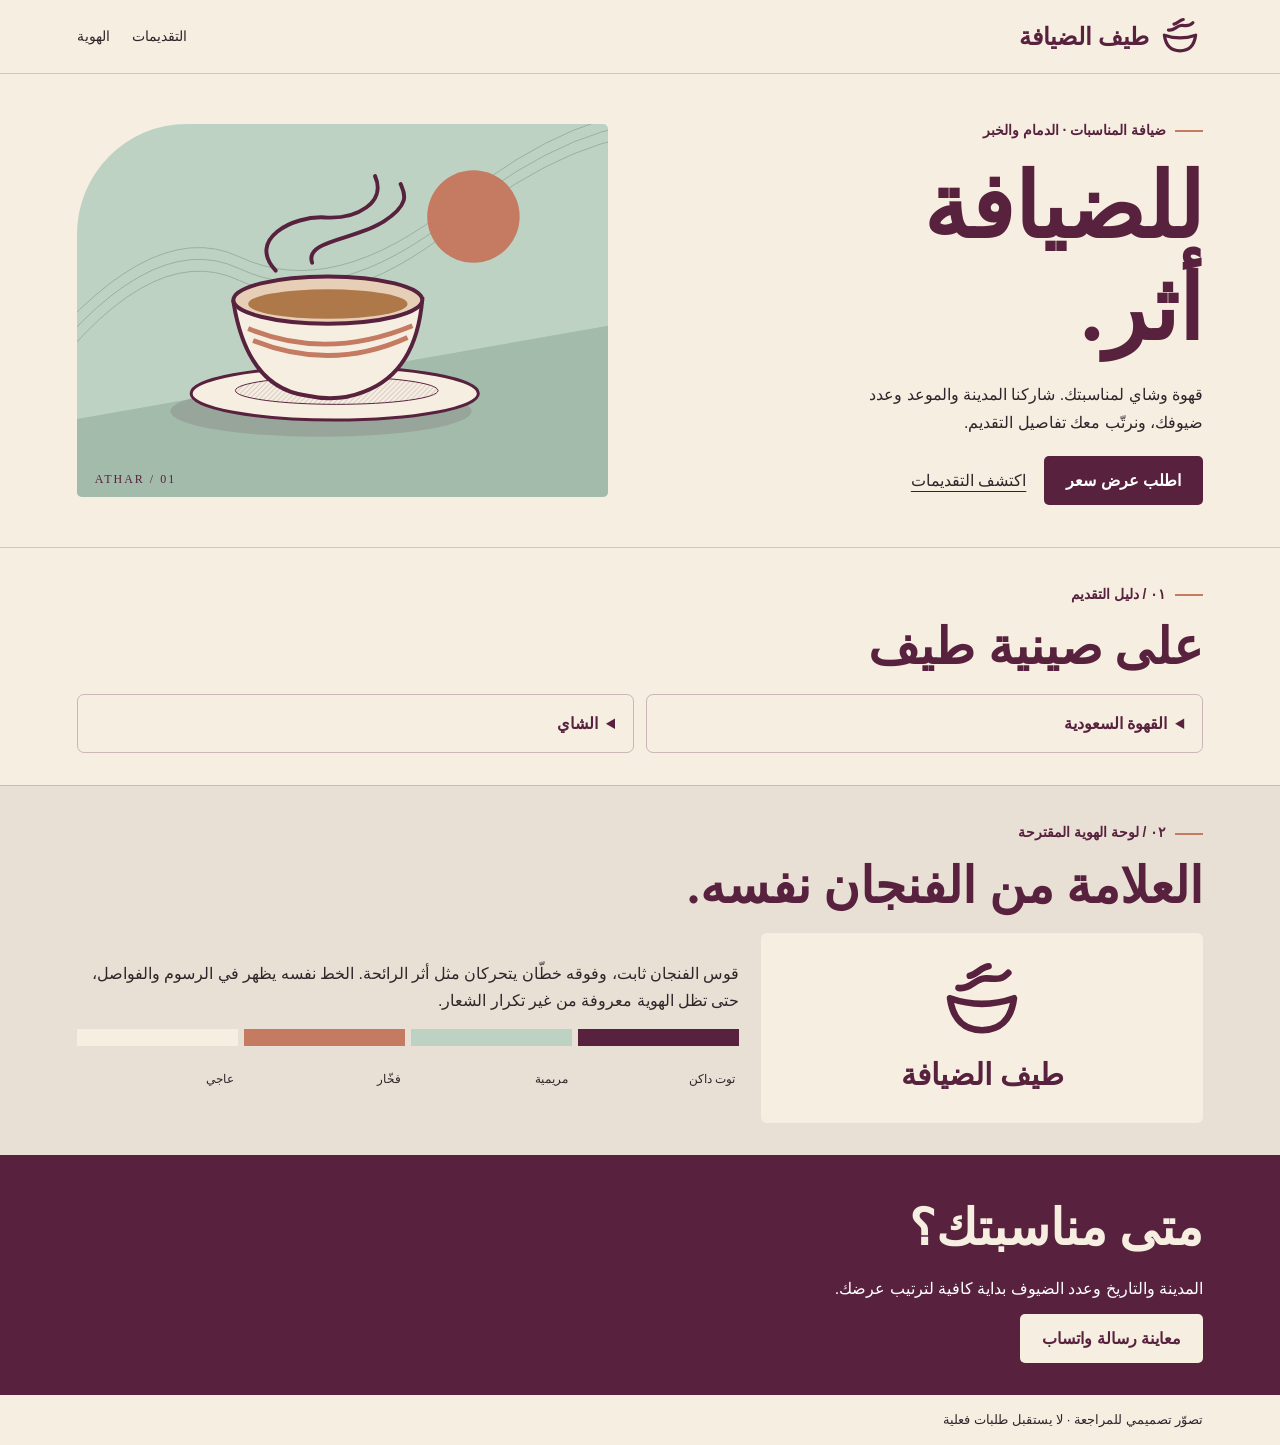
<file: concepts/athar/index.html>
<!doctype html><html lang="ar" dir="rtl"><meta charset="utf-8"><meta name="viewport" content="width=device-width,initial-scale=1"><meta name="robots" content="noindex,nofollow"><title>أثر طيف | تصور الهوية</title><style>
:root{--p:#58223f;--o:#f5eee1;--s:#bdd2c3;--r:#c57b62;--i:#30252a}*{box-sizing:border-box}body{margin:0;background:var(--o);color:var(--i);font:16px/1.7 Tahoma,Arial,sans-serif}header,section,footer{padding-inline:max(6vw,calc((100vw - 1160px)/2))}header{height:74px;border-bottom:1px solid #58223f35;display:flex;align-items:center;justify-content:space-between}a{color:inherit;text-underline-offset:5px}header a{text-decoration:none}.brand{display:flex;align-items:center;gap:8px;font:bold 24px Georgia,serif;color:var(--p)}.brand img{width:46px}nav{display:flex;gap:22px;font-size:14px}.hero{padding-block:42px;display:grid;grid-template-columns:1fr 1fr;gap:5vw;align-items:center}.label{color:var(--p);font-size:14px;font-weight:bold}.label:before{content:'';display:inline-block;width:28px;height:2px;background:var(--r);vertical-align:middle;margin-inline-end:9px}h1,h2,h3,p{margin:0}h1,h2,.display{font-family:Georgia,'Times New Roman',serif;color:var(--p)}h1{font-size:clamp(54px,7vw,100px);line-height:1.14;margin:14px 0 20px}h2{font-size:clamp(32px,4vw,50px);line-height:1.3;margin:8px 0 14px}.hero p{max-width:39ch}.btn{display:inline-block;background:var(--p);color:white;font:inherit;font-weight:700;border:0;border-radius:5px;padding:11px 22px;text-decoration:none;cursor:pointer}.actions{margin-top:20px;display:flex;align-items:center;gap:18px}.art{background:var(--s);border-radius:110px 5px 5px 5px;overflow:hidden;position:relative;color:var(--p)}.art svg{width:100%;display:block}.caption{position:absolute;bottom:10px;left:18px;font:12px Georgia,serif;letter-spacing:2px}.band{padding-block:32px;border-top:1px solid #58223f35}.grid{display:grid;grid-template-columns:1fr 1fr;gap:12px}details{border:1px solid #58223f45;border-radius:7px;padding:15px 18px}summary{cursor:pointer;color:var(--p);font-weight:bold}details p{margin-top:8px}.identity{background:#e9e0d5}.system{display:grid;grid-template-columns:1fr 1.5fr;gap:22px;align-items:center}.lockup{background:var(--o);min-height:190px;display:grid;align-content:center;justify-items:center;border-radius:6px}.lockup img{width:94px}.display{font-size:30px;font-weight:bold}.sw{display:flex;gap:6px;margin-top:15px}.sw span{flex:1;padding:23px 4px 6px;border-top:17px solid var(--c);font-size:12px}.order{background:var(--p);color:#fff}.order h2{color:var(--o)}.order .btn{background:var(--o);color:var(--p);margin-top:12px}dialog{width:min(90%,460px);border:0;border-radius:12px;padding:24px;color:var(--i);background:var(--o)}dialog::backdrop{background:#26162299}dialog p{margin:12px 0}footer{padding-block:14px;font-size:13px}a:focus-visible,button:focus-visible,summary:focus-visible{outline:3px solid #ab574b;outline-offset:3px}@media(max-width:680px){header{height:62px}.brand{font-size:20px}.brand img{width:35px}nav{gap:12px}.hero{grid-template-columns:1fr;gap:20px;padding-block:24px}.hero h1{font-size:55px;margin:9px 0}.hero h1 br{display:none}.art{border-radius:65px 4px 4px 4px}.art svg{height:225px}.actions{margin-top:14px}.system,.grid{grid-template-columns:1fr}.band{padding-block:24px}}@media(max-width:360px){nav{font-size:12px}.actions{gap:8px}.btn{padding-inline:12px}}
</style><header><a class="brand" href="#"><img src="mark.svg" alt="">طيف الضيافة</a><nav><a href="#menu">التقديمات</a><a href="#identity">الهوية</a></nav></header><main><section class="hero"><div><span class="label">ضيافة المناسبات · الدمام والخبر</span><h1>للضيافة<br> أثر.</h1><p>قهوة وشاي لمناسبتك. شاركنا المدينة والموعد وعدد ضيوفك، ونرتّب معك تفاصيل التقديم.</p><div class="actions"><button class="btn" onclick="msg.showModal()">اطلب عرض سعر</button><a href="#menu">اكتشف التقديمات</a></div></div><div class="art"><svg viewBox="0 0 540 380" role="img" aria-label="رسم أصلي لفنجان فوق صحن، تعلوه خطوط أثر القهوة"><defs><pattern id="h" width="5" height="5" patternUnits="userSpaceOnUse"><path d="M0 5l5-5" stroke="#58223f" opacity=".25" stroke-width="1"/></pattern></defs><g fill="none" stroke="#839c8a" opacity=".62"><path d="M-60 260Q70 90 165 135T385 80T615 -15"/><path d="M-55 272Q70 102 165 147T385 92T615 -3"/><path d="M-50 284Q70 114 165 159T385 104T615 9"/></g><circle cx="403" cy="94" r="47" fill="#c57b62"/><path d="M0 300L540 205V380H0Z" fill="#a3bbaa"/><ellipse cx="248" cy="292" rx="153" ry="26" fill="#58223f" opacity=".14"/><ellipse cx="262" cy="274" rx="146" ry="27" fill="#f5eee1" stroke="#58223f" stroke-width="3"/><ellipse cx="264" cy="271" rx="103" ry="14" fill="url(#h)" stroke="#58223f"/><path d="M159 181Q173 268 233 276Q265 283 292 272Q345 252 351 178Z" fill="#f5eee1" stroke="#58223f" stroke-width="4"/><path d="M174 208Q253 241 341 205M179 220Q259 252 336 217" fill="none" stroke="#c57b62" stroke-width="5"/><ellipse cx="255" cy="179" rx="96" ry="24" fill="#e6ceb7" stroke="#58223f" stroke-width="4"/><ellipse cx="255" cy="183" rx="81" ry="15" fill="#ae7848"/><g fill="none" stroke="#58223f" stroke-width="4" stroke-linecap="round"><path d="M202 149C172 117 220 93 252 95S315 80 303 53"/><path d="M239 141C231 118 283 118 312 99S332 69 329 61"/></g></svg><small class="caption">ATHAR / 01</small></div></section><section class="band" id="menu"><span class="label">٠١ / دليل التقديم</span><h2>على صينية طيف</h2><div class="grid"><details><summary>القهوة السعودية</summary><p>تحب تكون القهوة في استقبال الضيوف ولا أثناء المجلس؟ أضف تفضيلك عند طلب العرض.</p></details><details><summary>الشاي</summary><p>حدّد وقت تقديم الشاي وعدد الضيوف، واتفق على التفاصيل قبل تأكيد الطلب.</p></details></div></section><section class="band identity" id="identity"><span class="label">٠٢ / لوحة الهوية المقترحة</span><h2>العلامة من الفنجان نفسه.</h2><div class="system"><div class="lockup"><img src="mark.svg" alt="علامة فنجان وأثر صاعد"><b class="display">طيف الضيافة</b></div><div><p>قوس الفنجان ثابت، وفوقه خطّان يتحركان مثل أثر الرائحة. الخط نفسه يظهر في الرسوم والفواصل، حتى تظل الهوية معروفة من غير تكرار الشعار.</p><div class="sw"><span style="--c:#58223f">توت داكن</span><span style="--c:#bdd2c3">مريمية</span><span style="--c:#c57b62">فخّار</span><span style="--c:#f5eee1">عاجي</span></div></div></div></section><section class="band order"><h2>متى مناسبتك؟</h2><p>المدينة والتاريخ وعدد الضيوف بداية كافية لترتيب عرضك.</p><button class="btn" onclick="msg.showModal()">معاينة رسالة واتساب</button></section></main><footer>تصوّر تصميمي للمراجعة · لا يستقبل طلبات فعلية</footer><dialog id="msg"><strong>رسالة طلب عرض سعر</strong><p>السلام عليكم طيف الضيافة، أرغب في عرض لمناسبة.</p><p>المدينة: …<br>نوع المناسبة: …<br>التاريخ: …<br>عدد الضيوف: …<br>التقديمات المطلوبة: …</p><p>دي معاينة للرسالة فقط. ما اتبعتش أي بيانات.</p><button class="btn" onclick="msg.close()">رجوع للموقع</button></dialog></html>
</file>
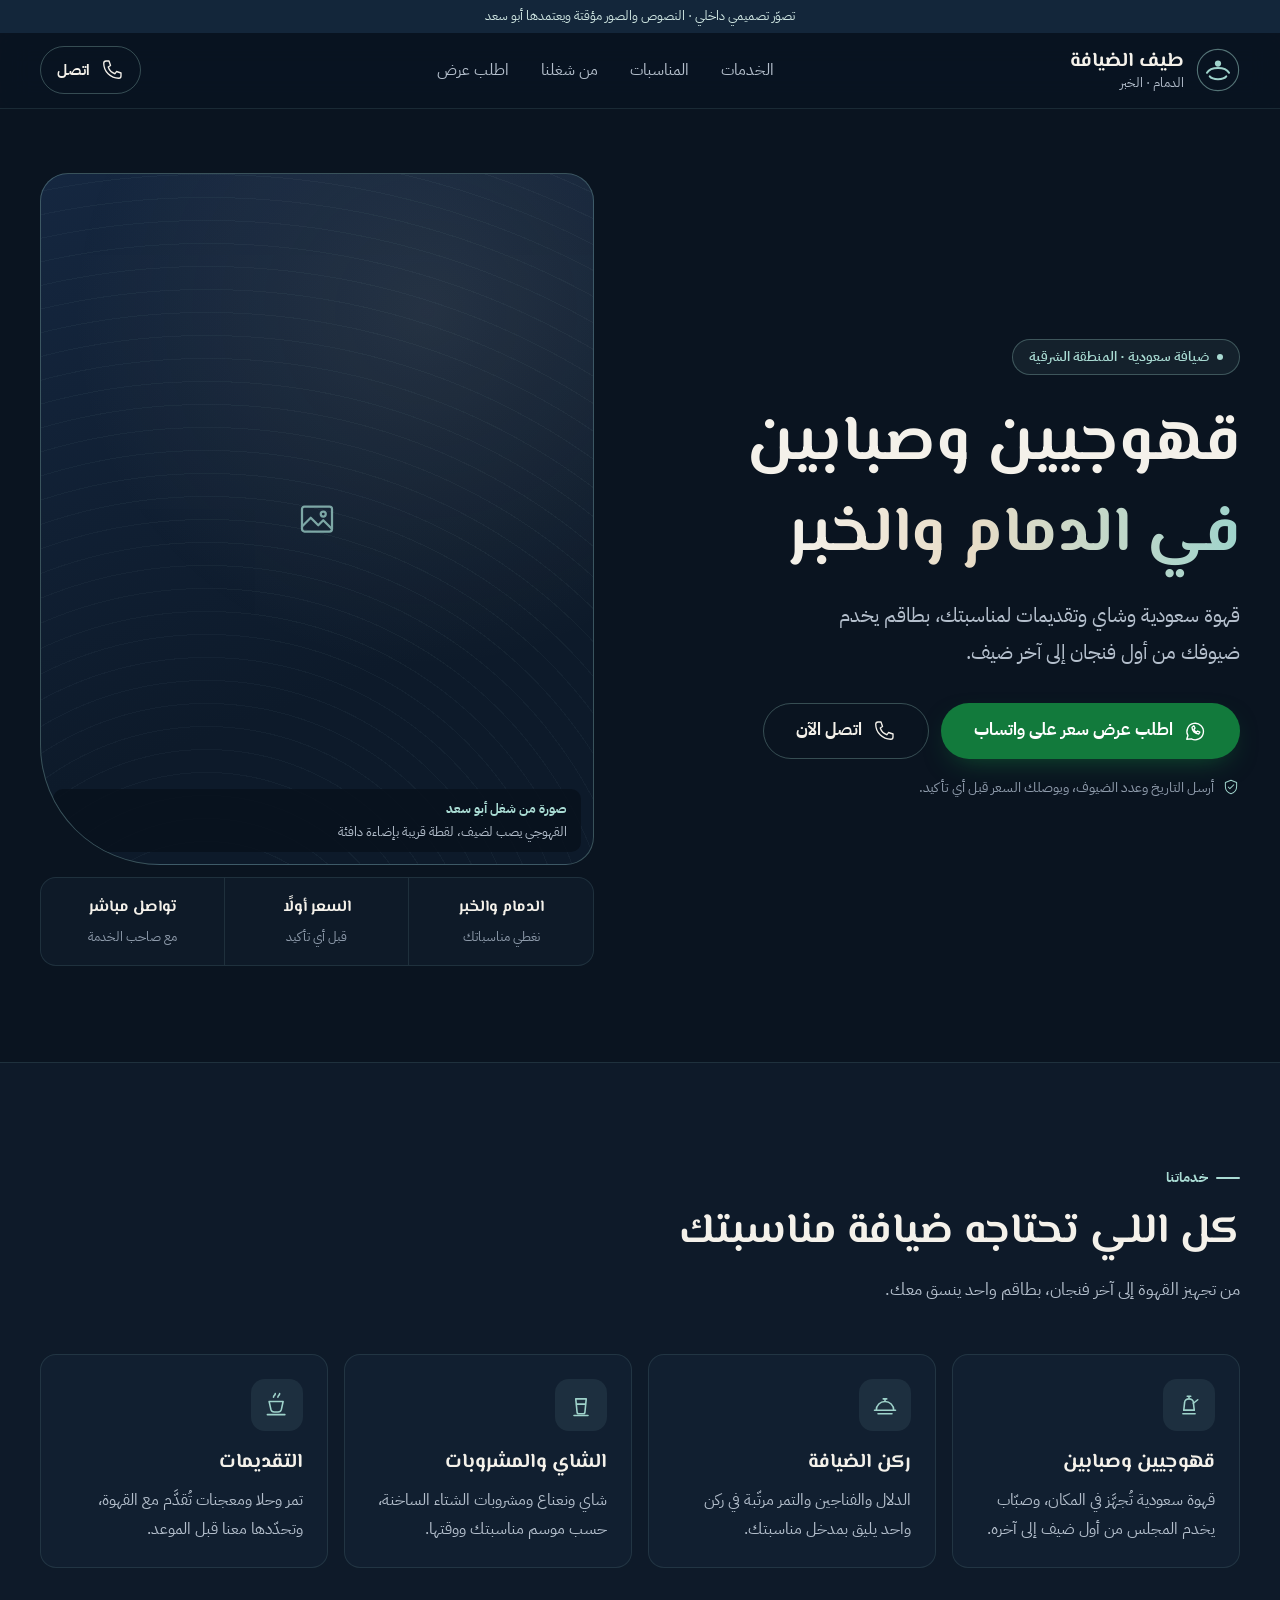
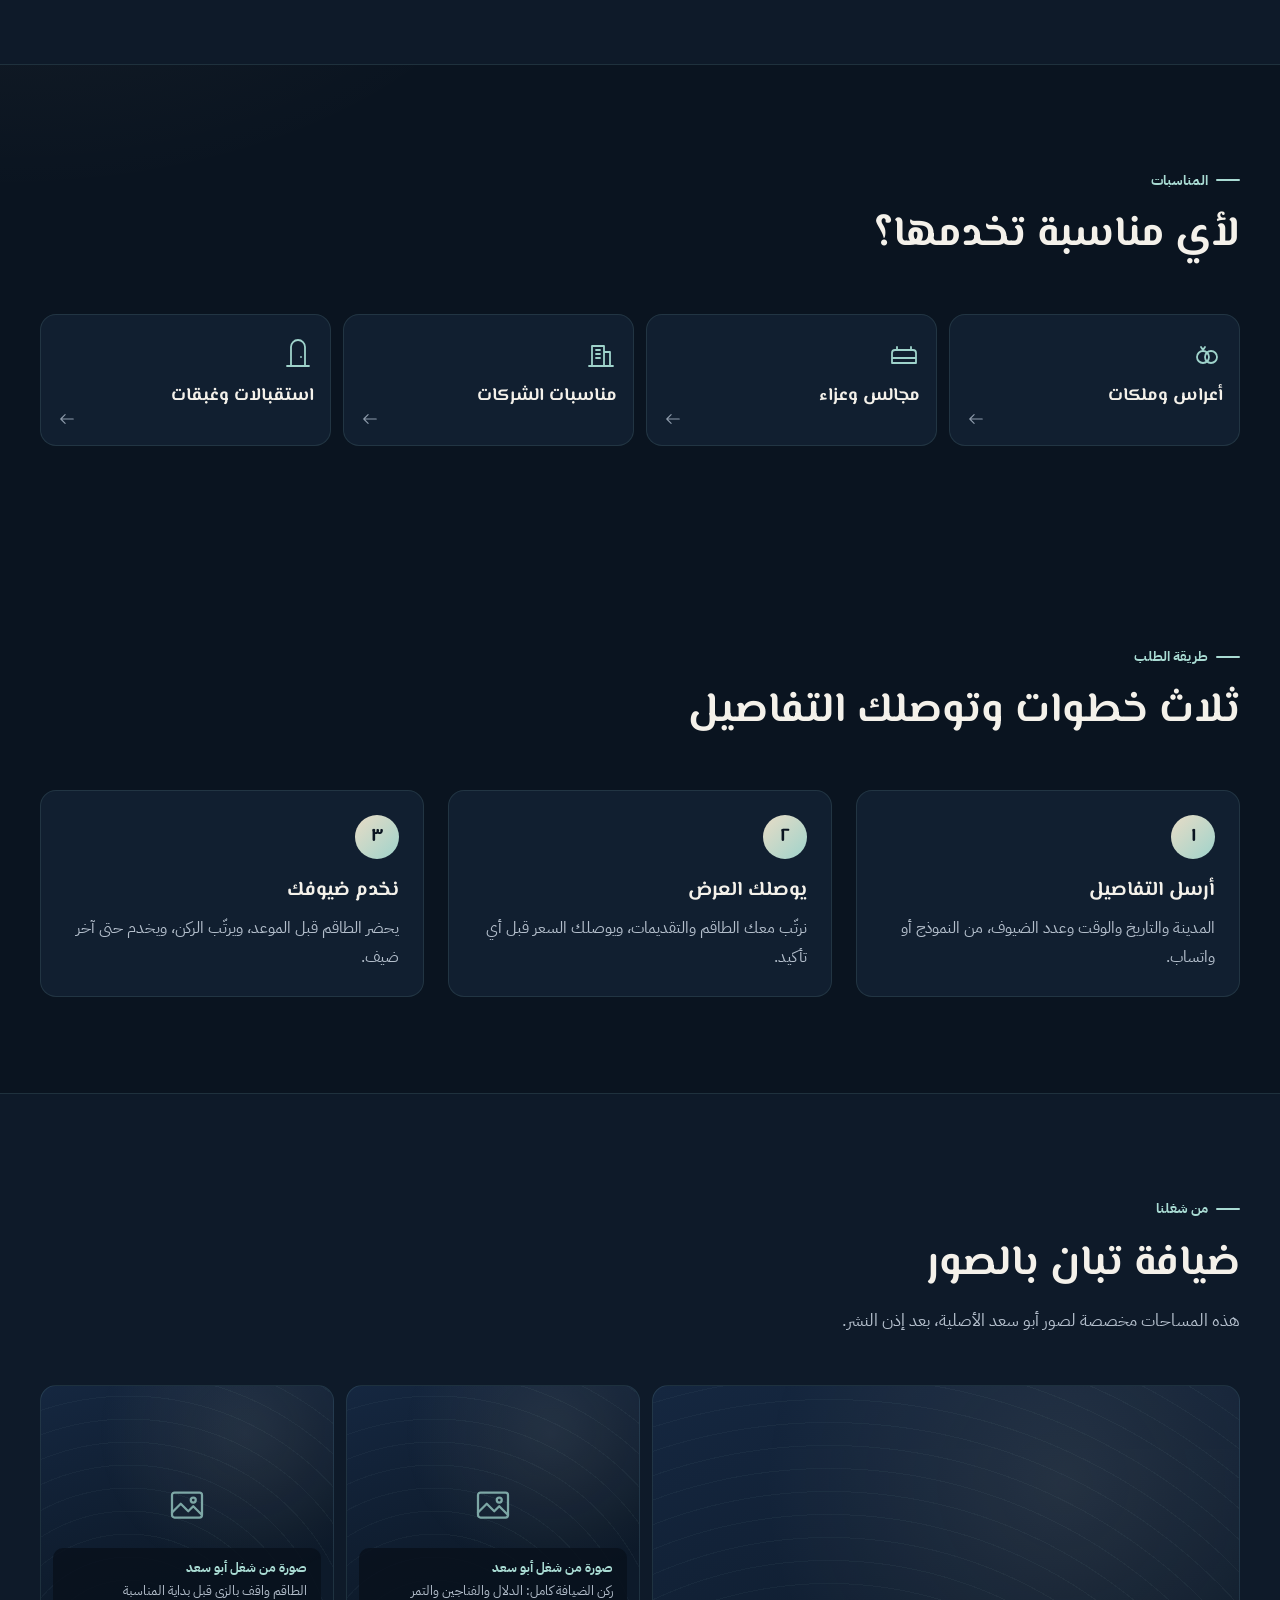
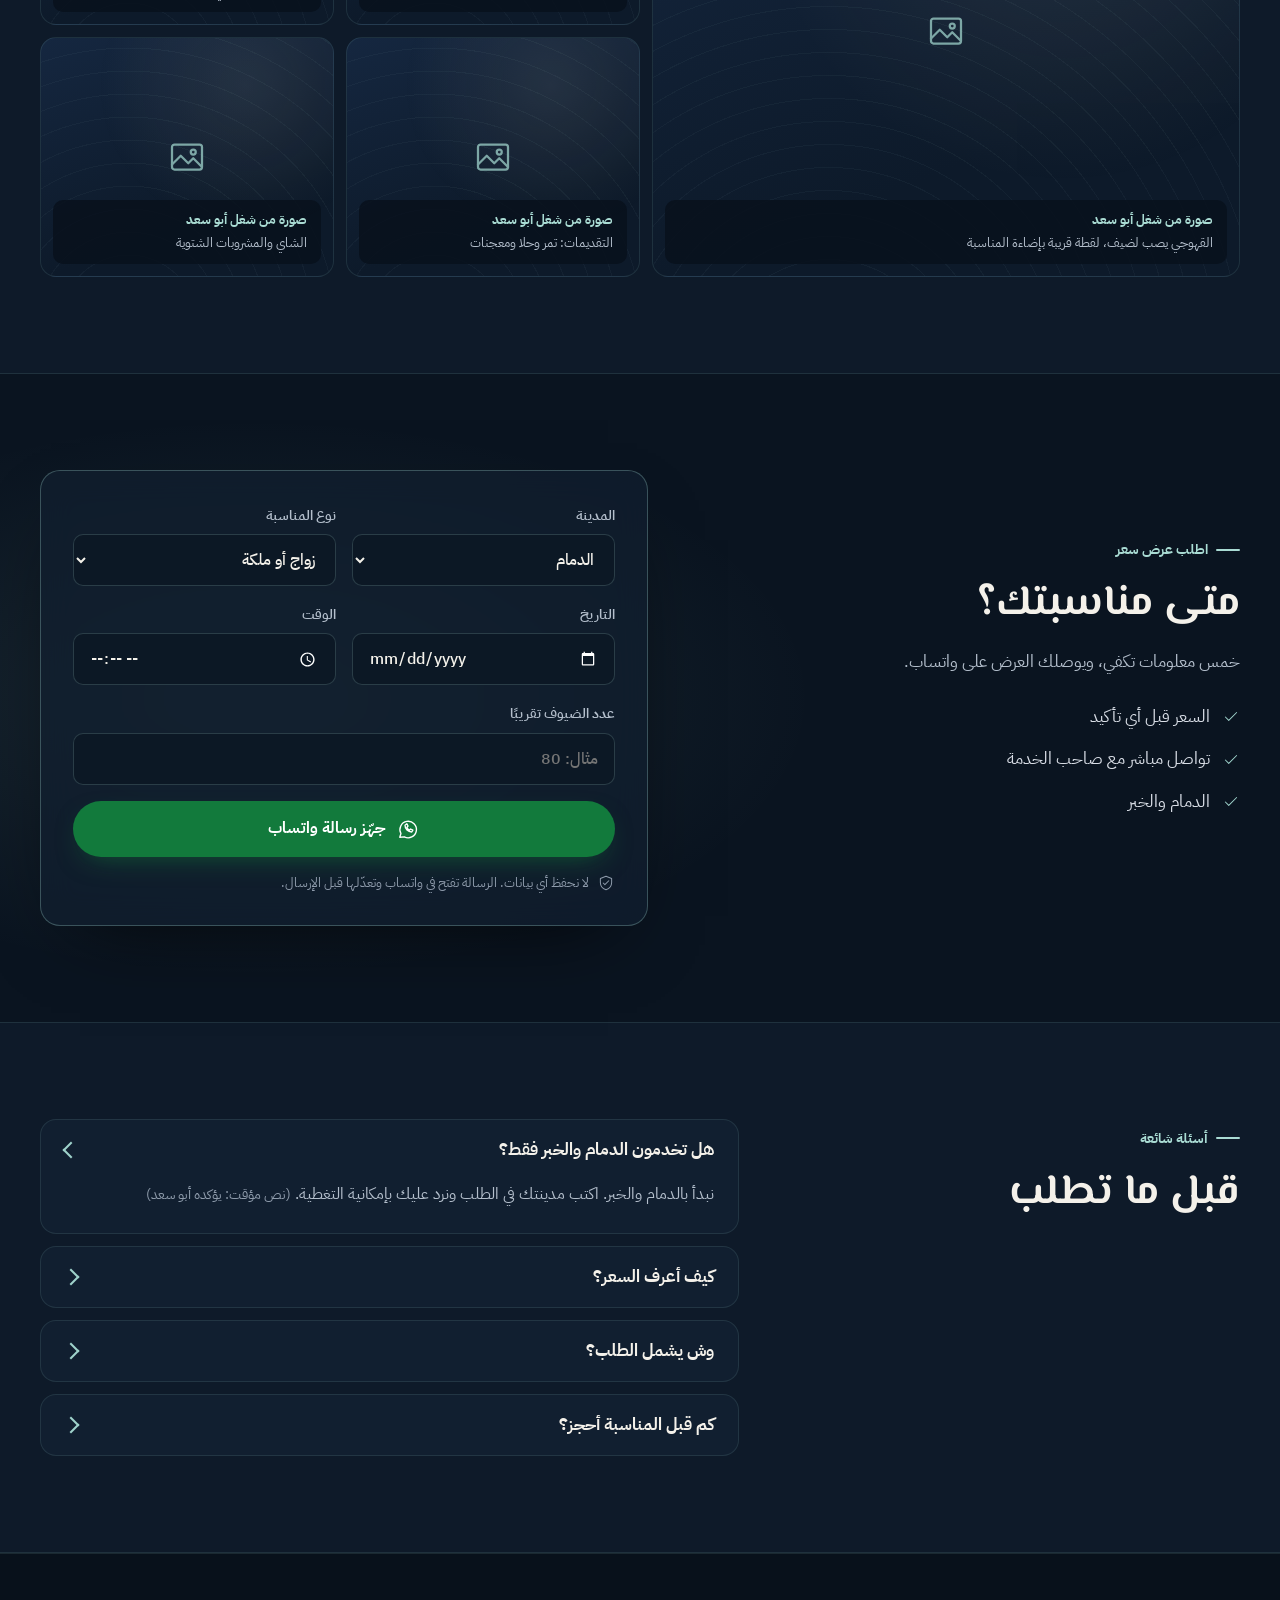
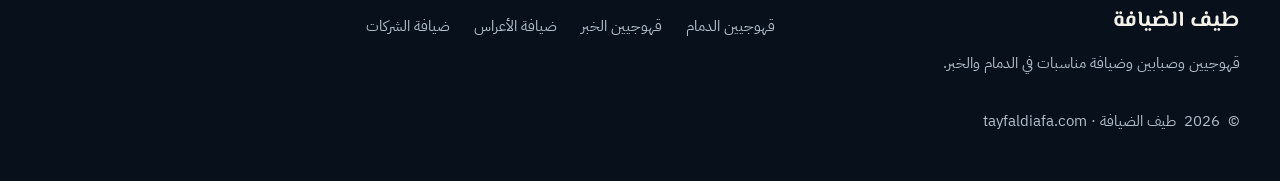
<file: concepts/dana/index.html>
<!doctype html><html lang="ar" dir="rtl"><head><meta charset="utf-8"><meta name="viewport" content="width=device-width,initial-scale=1,viewport-fit=cover"><meta name="robots" content="noindex,nofollow"><title>دانة | تصوّر طيف الضيافة A</title><link rel="stylesheet" href="../_fonts/fonts.css"><link rel="stylesheet" href="../_shared/base.css"><link rel="stylesheet" href="style.css"></head><body class="c-dana"><div class="proto">تصوّر تصميمي داخلي · النصوص والصور مؤقتة ويعتمدها أبو سعد</div><header class="hdr"><div class="wrap hdr-in"><a class="brand" href="#" aria-label="طيف الضيافة، الرئيسية"><svg class="mk" viewBox="0 0 48 48" aria-hidden="true"><circle cx="24" cy="24" r="22.5" fill="none" stroke="currentColor" stroke-width="1.2" opacity=".5"/><path d="M12 27c4-7 20-7 24 0" fill="none" stroke="currentColor" stroke-width="2.2" stroke-linecap="round"/><path d="M15 31c3 4 15 4 18 0" fill="none" stroke="currentColor" stroke-width="2.2" stroke-linecap="round"/><circle cx="24" cy="17" r="3.4" fill="currentColor"/></svg><span class="bt"><b>طيف الضيافة</b><small>الدمام · الخبر</small></span></a><nav class="nav" aria-label="الأقسام"><a href="#services">الخدمات</a><a href="#occasions">المناسبات</a><a href="#work">من شغلنا</a><a href="#order">اطلب عرض</a></nav><a class="btn call sm" href="#" data-call><svg class="ic" viewBox="0 0 32 32" aria-hidden="true" fill="none" stroke="currentColor" stroke-width="1.8" stroke-linecap="round" stroke-linejoin="round"><path d="M8 4h4l2 6-3 2a14 14 0 0 0 9 9l2-3 6 2v4a3 3 0 0 1-3 3C14 27 5 18 5 7a3 3 0 0 1 3-3Z"/></svg><span>اتصل</span></a></div></header><main><section class="hero"><div class="wrap hero-in"><div class="hero-txt"><span class="chip"><i></i>ضيافة سعودية · المنطقة الشرقية</span><h1>قهوجيين وصبابين<br><em>في الدمام والخبر</em></h1><p class="lead">قهوة سعودية وشاي وتقديمات لمناسبتك، بطاقم يخدم ضيوفك من أول فنجان إلى آخر ضيف.</p><div class="cta" data-hero-cta><a class="btn wa lg" href="#order" data-wa><svg class="ic" viewBox="0 0 32 32" aria-hidden="true" fill="none" stroke="currentColor" stroke-width="1.8" stroke-linecap="round" stroke-linejoin="round"><path d="M5 27l1.6-5A11 11 0 1 1 11 26.4L5 27Z"/><path d="M12 11c0 5 4 9 9 9l1.5-2.5-3-1.5-1.5 1.5c-1.5-.5-3-2-3.5-3.5L16 12l-1.5-3L12 11Z"/></svg><span>اطلب عرض سعر على واتساب</span></a><a class="btn call lg" href="#" data-call><svg class="ic" viewBox="0 0 32 32" aria-hidden="true" fill="none" stroke="currentColor" stroke-width="1.8" stroke-linecap="round" stroke-linejoin="round"><path d="M8 4h4l2 6-3 2a14 14 0 0 0 9 9l2-3 6 2v4a3 3 0 0 1-3 3C14 27 5 18 5 7a3 3 0 0 1 3-3Z"/></svg><span>اتصل الآن</span></a></div><p class="assure"><svg class="ic sm" viewBox="0 0 32 32" aria-hidden="true" fill="none" stroke="currentColor" stroke-width="1.8" stroke-linecap="round" stroke-linejoin="round"><path d="M16 4l10 4v7c0 6-4 11-10 13C10 26 6 21 6 15V8l10-4Z"/><path d="M11 16l3 3 7-7"/></svg>أرسل التاريخ وعدد الضيوف، ويوصلك السعر قبل أي تأكيد.</p></div><div class="hero-media"><figure class="ph hero-ph" role="img" aria-label="مكان صورة: القهوجي يصب لضيف، لقطة قريبة بإضاءة دافئة"><svg class="ic ph-ic" viewBox="0 0 32 32" aria-hidden="true" fill="none" stroke="currentColor" stroke-width="1.8" stroke-linecap="round" stroke-linejoin="round"><rect x="4" y="6" width="24" height="20" rx="2"/><path d="M4 22l7-7 6 6 4-4 7 7"/><circle cx="21" cy="12" r="2"/></svg><figcaption><b>صورة من شغل أبو سعد</b>القهوجي يصب لضيف، لقطة قريبة بإضاءة دافئة</figcaption></figure><ul class="facts"><li><b>الدمام والخبر</b><span>نغطي مناسباتك</span></li><li><b>السعر أولًا</b><span>قبل أي تأكيد</span></li><li><b>تواصل مباشر</b><span>مع صاحب الخدمة</span></li></ul></div></div></section>
<section id="services" class="sec svc-sec"><div class="wrap"><div class="sh"><span class="eb">خدماتنا</span><h2>كل اللي تحتاجه ضيافة مناسبتك</h2><p>من تجهيز القهوة إلى آخر فنجان، بطاقم واحد ينسق معك.</p></div><div class="svc"><article class="svc-it"><span class="svc-ic"><svg class="ic" viewBox="0 0 32 32" aria-hidden="true" fill="none" stroke="currentColor" stroke-width="1.8" stroke-linecap="round" stroke-linejoin="round"><path d="M14 6h4M16 6v3M11 13c0-2.2 2.2-4 5-4s5 1.8 5 4l1 9H10l1-9Z"/><path d="M21 14l5-4M10 22h12M9 26h14"/></svg></span><h3>قهوجيين وصبابين</h3><p>قهوة سعودية تُجهَّز في المكان، وصبّاب يخدم المجلس من أول ضيف إلى آخره.</p></article><article class="svc-it"><span class="svc-ic"><svg class="ic" viewBox="0 0 32 32" aria-hidden="true" fill="none" stroke="currentColor" stroke-width="1.8" stroke-linecap="round" stroke-linejoin="round"><path d="M4 22h24M6 22a10 10 0 0 1 20 0M16 9v3M14 9h4"/><path d="M8 26h16"/></svg></span><h3>ركن الضيافة</h3><p>الدلال والفناجين والتمر مرتّبة في ركن واحد يليق بمدخل مناسبتك.</p></article><article class="svc-it"><span class="svc-ic"><svg class="ic" viewBox="0 0 32 32" aria-hidden="true" fill="none" stroke="currentColor" stroke-width="1.8" stroke-linecap="round" stroke-linejoin="round"><path d="M10 9h12l-1.5 15a2 2 0 0 1-2 2h-5a2 2 0 0 1-2-2L10 9Z"/><path d="M11 15h10M8 28h16"/></svg></span><h3>الشاي والمشروبات</h3><p>شاي ونعناع ومشروبات الشتاء الساخنة، حسب موسم مناسبتك ووقتها.</p></article><article class="svc-it"><span class="svc-ic"><svg class="ic" viewBox="0 0 32 32" aria-hidden="true" fill="none" stroke="currentColor" stroke-width="1.8" stroke-linecap="round" stroke-linejoin="round"><path d="M7 12h16l-2 9a4 4 0 0 1-4 3h-4a4 4 0 0 1-4-3l-2-9Z"/><path d="M5 27h20M12 7c0-2 2-2 2-4M17 7c0-2 2-2 2-4"/></svg></span><h3>التقديمات</h3><p>تمر وحلا ومعجنات تُقدَّم مع القهوة، وتحدّدها معنا قبل الموعد.</p></article></div></div></section>
<section id="occasions" class="sec occ-sec"><div class="wrap"><div class="sh"><span class="eb">المناسبات</span><h2>لأي مناسبة تخدمها؟</h2></div><div class="occ"><a class="occ-it" href="#order" data-wa="السلام عليكم طيف الضيافة، أرغب في عرض سعر لـأعراس وملكات."><svg class="ic" viewBox="0 0 32 32" aria-hidden="true" fill="none" stroke="currentColor" stroke-width="1.8" stroke-linecap="round" stroke-linejoin="round"><circle cx="12" cy="18" r="6"/><circle cx="20" cy="18" r="6"/><path d="M10 8l2 3 2-3"/></svg><span>أعراس وملكات</span><svg class="ic arr" viewBox="0 0 32 32" aria-hidden="true" fill="none" stroke="currentColor" stroke-width="1.8" stroke-linecap="round" stroke-linejoin="round"><path d="M26 16H6M13 9l-7 7 7 7"/></svg></a><a class="occ-it" href="#order" data-wa="السلام عليكم طيف الضيافة، أرغب في عرض سعر لـمجالس وعزاء."><svg class="ic" viewBox="0 0 32 32" aria-hidden="true" fill="none" stroke="currentColor" stroke-width="1.8" stroke-linecap="round" stroke-linejoin="round"><path d="M4 24V14a3 3 0 0 1 3-3h18a3 3 0 0 1 3 3v10M4 24h24M4 19h24M9 11V8M23 11V8"/></svg><span>مجالس وعزاء</span><svg class="ic arr" viewBox="0 0 32 32" aria-hidden="true" fill="none" stroke="currentColor" stroke-width="1.8" stroke-linecap="round" stroke-linejoin="round"><path d="M26 16H6M13 9l-7 7 7 7"/></svg></a><a class="occ-it" href="#order" data-wa="السلام عليكم طيف الضيافة، أرغب في عرض سعر لـمناسبات الشركات."><svg class="ic" viewBox="0 0 32 32" aria-hidden="true" fill="none" stroke="currentColor" stroke-width="1.8" stroke-linecap="round" stroke-linejoin="round"><path d="M7 27V7h12v20M19 13h6v14M4 27h24M11 11h4M11 15h4M11 19h4"/></svg><span>مناسبات الشركات</span><svg class="ic arr" viewBox="0 0 32 32" aria-hidden="true" fill="none" stroke="currentColor" stroke-width="1.8" stroke-linecap="round" stroke-linejoin="round"><path d="M26 16H6M13 9l-7 7 7 7"/></svg></a><a class="occ-it" href="#order" data-wa="السلام عليكم طيف الضيافة، أرغب في عرض سعر لـاستقبالات وغبقات."><svg class="ic" viewBox="0 0 32 32" aria-hidden="true" fill="none" stroke="currentColor" stroke-width="1.8" stroke-linecap="round" stroke-linejoin="round"><path d="M9 27V8a7 7 0 0 1 14 0v19M5 27h22M19 18h.01"/></svg><span>استقبالات وغبقات</span><svg class="ic arr" viewBox="0 0 32 32" aria-hidden="true" fill="none" stroke="currentColor" stroke-width="1.8" stroke-linecap="round" stroke-linejoin="round"><path d="M26 16H6M13 9l-7 7 7 7"/></svg></a></div></div></section>
<section id="how" class="sec how-sec"><div class="wrap"><div class="sh"><span class="eb">طريقة الطلب</span><h2>ثلاث خطوات وتوصلك التفاصيل</h2></div><ol class="steps"><li><span class="n">١</span><h3>أرسل التفاصيل</h3><p>المدينة والتاريخ والوقت وعدد الضيوف، من النموذج أو واتساب.</p></li><li><span class="n">٢</span><h3>يوصلك العرض</h3><p>نرتّب معك الطاقم والتقديمات، ويوصلك السعر قبل أي تأكيد.</p></li><li><span class="n">٣</span><h3>نخدم ضيوفك</h3><p>يحضر الطاقم قبل الموعد، ويرتّب الركن، ويخدم حتى آخر ضيف.</p></li></ol></div></section>
<section id="work" class="sec work-sec"><div class="wrap"><div class="sh"><span class="eb">من شغلنا</span><h2>ضيافة تبان بالصور</h2><p>هذه المساحات مخصصة لصور أبو سعد الأصلية، بعد إذن النشر.</p></div><div class="gal"><figure class="ph g wide" role="img" aria-label="مكان صورة: القهوجي يصب لضيف، لقطة قريبة بإضاءة المناسبة"><svg class="ic ph-ic" viewBox="0 0 32 32" aria-hidden="true" fill="none" stroke="currentColor" stroke-width="1.8" stroke-linecap="round" stroke-linejoin="round"><rect x="4" y="6" width="24" height="20" rx="2"/><path d="M4 22l7-7 6 6 4-4 7 7"/><circle cx="21" cy="12" r="2"/></svg><figcaption><b>صورة من شغل أبو سعد</b>القهوجي يصب لضيف، لقطة قريبة بإضاءة المناسبة</figcaption></figure><figure class="ph g " role="img" aria-label="مكان صورة: ركن الضيافة كامل: الدلال والفناجين والتمر"><svg class="ic ph-ic" viewBox="0 0 32 32" aria-hidden="true" fill="none" stroke="currentColor" stroke-width="1.8" stroke-linecap="round" stroke-linejoin="round"><rect x="4" y="6" width="24" height="20" rx="2"/><path d="M4 22l7-7 6 6 4-4 7 7"/><circle cx="21" cy="12" r="2"/></svg><figcaption><b>صورة من شغل أبو سعد</b>ركن الضيافة كامل: الدلال والفناجين والتمر</figcaption></figure><figure class="ph g " role="img" aria-label="مكان صورة: الطاقم واقف بالزي قبل بداية المناسبة"><svg class="ic ph-ic" viewBox="0 0 32 32" aria-hidden="true" fill="none" stroke="currentColor" stroke-width="1.8" stroke-linecap="round" stroke-linejoin="round"><rect x="4" y="6" width="24" height="20" rx="2"/><path d="M4 22l7-7 6 6 4-4 7 7"/><circle cx="21" cy="12" r="2"/></svg><figcaption><b>صورة من شغل أبو سعد</b>الطاقم واقف بالزي قبل بداية المناسبة</figcaption></figure><figure class="ph g " role="img" aria-label="مكان صورة: التقديمات: تمر وحلا ومعجنات"><svg class="ic ph-ic" viewBox="0 0 32 32" aria-hidden="true" fill="none" stroke="currentColor" stroke-width="1.8" stroke-linecap="round" stroke-linejoin="round"><rect x="4" y="6" width="24" height="20" rx="2"/><path d="M4 22l7-7 6 6 4-4 7 7"/><circle cx="21" cy="12" r="2"/></svg><figcaption><b>صورة من شغل أبو سعد</b>التقديمات: تمر وحلا ومعجنات</figcaption></figure><figure class="ph g " role="img" aria-label="مكان صورة: الشاي والمشروبات الشتوية"><svg class="ic ph-ic" viewBox="0 0 32 32" aria-hidden="true" fill="none" stroke="currentColor" stroke-width="1.8" stroke-linecap="round" stroke-linejoin="round"><rect x="4" y="6" width="24" height="20" rx="2"/><path d="M4 22l7-7 6 6 4-4 7 7"/><circle cx="21" cy="12" r="2"/></svg><figcaption><b>صورة من شغل أبو سعد</b>الشاي والمشروبات الشتوية</figcaption></figure></div></div></section>
<section id="order" class="sec order-sec"><div class="wrap order-in"><div class="sh"><span class="eb">اطلب عرض سعر</span><h2>متى مناسبتك؟</h2><p>خمس معلومات تكفي، ويوصلك العرض على واتساب.</p><ul class="ticks"><li><svg class="ic sm" viewBox="0 0 32 32" aria-hidden="true" fill="none" stroke="currentColor" stroke-width="1.8" stroke-linecap="round" stroke-linejoin="round"><path d="M6 16l6 6 14-14"/></svg>السعر قبل أي تأكيد</li><li><svg class="ic sm" viewBox="0 0 32 32" aria-hidden="true" fill="none" stroke="currentColor" stroke-width="1.8" stroke-linecap="round" stroke-linejoin="round"><path d="M6 16l6 6 14-14"/></svg>تواصل مباشر مع صاحب الخدمة</li><li><svg class="ic sm" viewBox="0 0 32 32" aria-hidden="true" fill="none" stroke="currentColor" stroke-width="1.8" stroke-linecap="round" stroke-linejoin="round"><path d="M6 16l6 6 14-14"/></svg>الدمام والخبر</li></ul></div><div class="panel"><form class="order" data-order novalidate>
  <div class="f"><label for="danac">المدينة</label><select id="danac" name="city"><option>الدمام</option><option>الخبر</option><option>مدينة أخرى</option></select></div>
  <div class="f"><label for="danat">نوع المناسبة</label><select id="danat" name="type"><option>زواج أو ملكة</option><option>مجلس أو عزاء</option><option>مناسبة شركة</option><option>استقبال أو غبقة</option><option>أخرى</option></select></div>
  <div class="f"><label for="danad">التاريخ</label><input id="danad" name="date" type="date"></div>
  <div class="f"><label for="danah">الوقت</label><input id="danah" name="time" type="time"></div>
  <div class="f full"><label for="danag">عدد الضيوف تقريبًا</label><input id="danag" name="guests" type="number" inputmode="numeric" min="1" placeholder="مثال: 80"></div>
  <button class="btn wa full" type="submit"><svg class="ic" viewBox="0 0 32 32" aria-hidden="true" fill="none" stroke="currentColor" stroke-width="1.8" stroke-linecap="round" stroke-linejoin="round"><path d="M5 27l1.6-5A11 11 0 1 1 11 26.4L5 27Z"/><path d="M12 11c0 5 4 9 9 9l1.5-2.5-3-1.5-1.5 1.5c-1.5-.5-3-2-3.5-3.5L16 12l-1.5-3L12 11Z"/></svg><span>جهّز رسالة واتساب</span></button>
  <p class="fine full"><svg class="ic sm" viewBox="0 0 32 32" aria-hidden="true" fill="none" stroke="currentColor" stroke-width="1.8" stroke-linecap="round" stroke-linejoin="round"><path d="M16 4l10 4v7c0 6-4 11-10 13C10 26 6 21 6 15V8l10-4Z"/><path d="M11 16l3 3 7-7"/></svg>لا نحفظ أي بيانات. الرسالة تفتح في واتساب وتعدّلها قبل الإرسال.</p>
</form></div></div></section>
<section id="faq" class="sec faq-sec"><div class="wrap faq-in"><div class="sh"><span class="eb">أسئلة شائعة</span><h2>قبل ما تطلب</h2></div><div class="faq"><details data-faq open><summary>هل تخدمون الدمام والخبر فقط؟</summary><p>نبدأ بالدمام والخبر. اكتب مدينتك في الطلب ونرد عليك بإمكانية التغطية. <em>(نص مؤقت: يؤكده أبو سعد)</em></p></details><details data-faq><summary>كيف أعرف السعر؟</summary><p>أرسل المدينة والتاريخ وعدد الضيوف، ويوصلك السعر على واتساب قبل أي تأكيد.</p></details><details data-faq><summary>وش يشمل الطلب؟</summary><p>يحدد حسب مناسبتك: الطاقم، القهوة والشاي، والتقديمات. <em>(القائمة النهائية من أبو سعد، س١–س٢)</em></p></details><details data-faq><summary>كم قبل المناسبة أحجز؟</summary><p>كل ما بكّرت كان أضمن، خصوصًا في المواسم. <em>(سياسة الطلب في نفس اليوم: س٦)</em></p></details></div></div></section>
</main><footer class="ftr"><div class="wrap ftr-in"><div><b class="ftr-b">طيف الضيافة</b><p>قهوجيين وصبابين وضيافة مناسبات في الدمام والخبر.</p></div><nav aria-label="صفحات"><a href="#">قهوجيين الدمام</a><a href="#">قهوجيين الخبر</a><a href="#">ضيافة الأعراس</a><a href="#">ضيافة الشركات</a></nav><p class="fine">© <span id="yr"></span> طيف الضيافة · tayfaldiafa.com</p></div></footer><div class="mbar" aria-label="تواصل سريع"><a class="btn wa" href="#" data-wa><svg class="ic" viewBox="0 0 32 32" aria-hidden="true" fill="none" stroke="currentColor" stroke-width="1.8" stroke-linecap="round" stroke-linejoin="round"><path d="M5 27l1.6-5A11 11 0 1 1 11 26.4L5 27Z"/><path d="M12 11c0 5 4 9 9 9l1.5-2.5-3-1.5-1.5 1.5c-1.5-.5-3-2-3.5-3.5L16 12l-1.5-3L12 11Z"/></svg><span>اطلب على واتساب</span></a><a class="btn call" href="#" data-call><svg class="ic" viewBox="0 0 32 32" aria-hidden="true" fill="none" stroke="currentColor" stroke-width="1.8" stroke-linecap="round" stroke-linejoin="round"><path d="M8 4h4l2 6-3 2a14 14 0 0 0 9 9l2-3 6 2v4a3 3 0 0 1-3 3C14 27 5 18 5 7a3 3 0 0 1 3-3Z"/></svg><span>اتصل</span></a></div><dialog id="waPreview" aria-labelledby="waT"><h3 id="waT">رسالة طلب عرض السعر</h3><pre id="waText"></pre><p id="waNote" class="fine"></p><div class="dl-act"><a id="waGo" class="btn wa" target="_blank" rel="noopener">فتح واتساب</a><button class="btn ghost" data-close type="button">رجوع</button></div></dialog><script src="../_shared/order.js" defer></script></body></html>
</file>
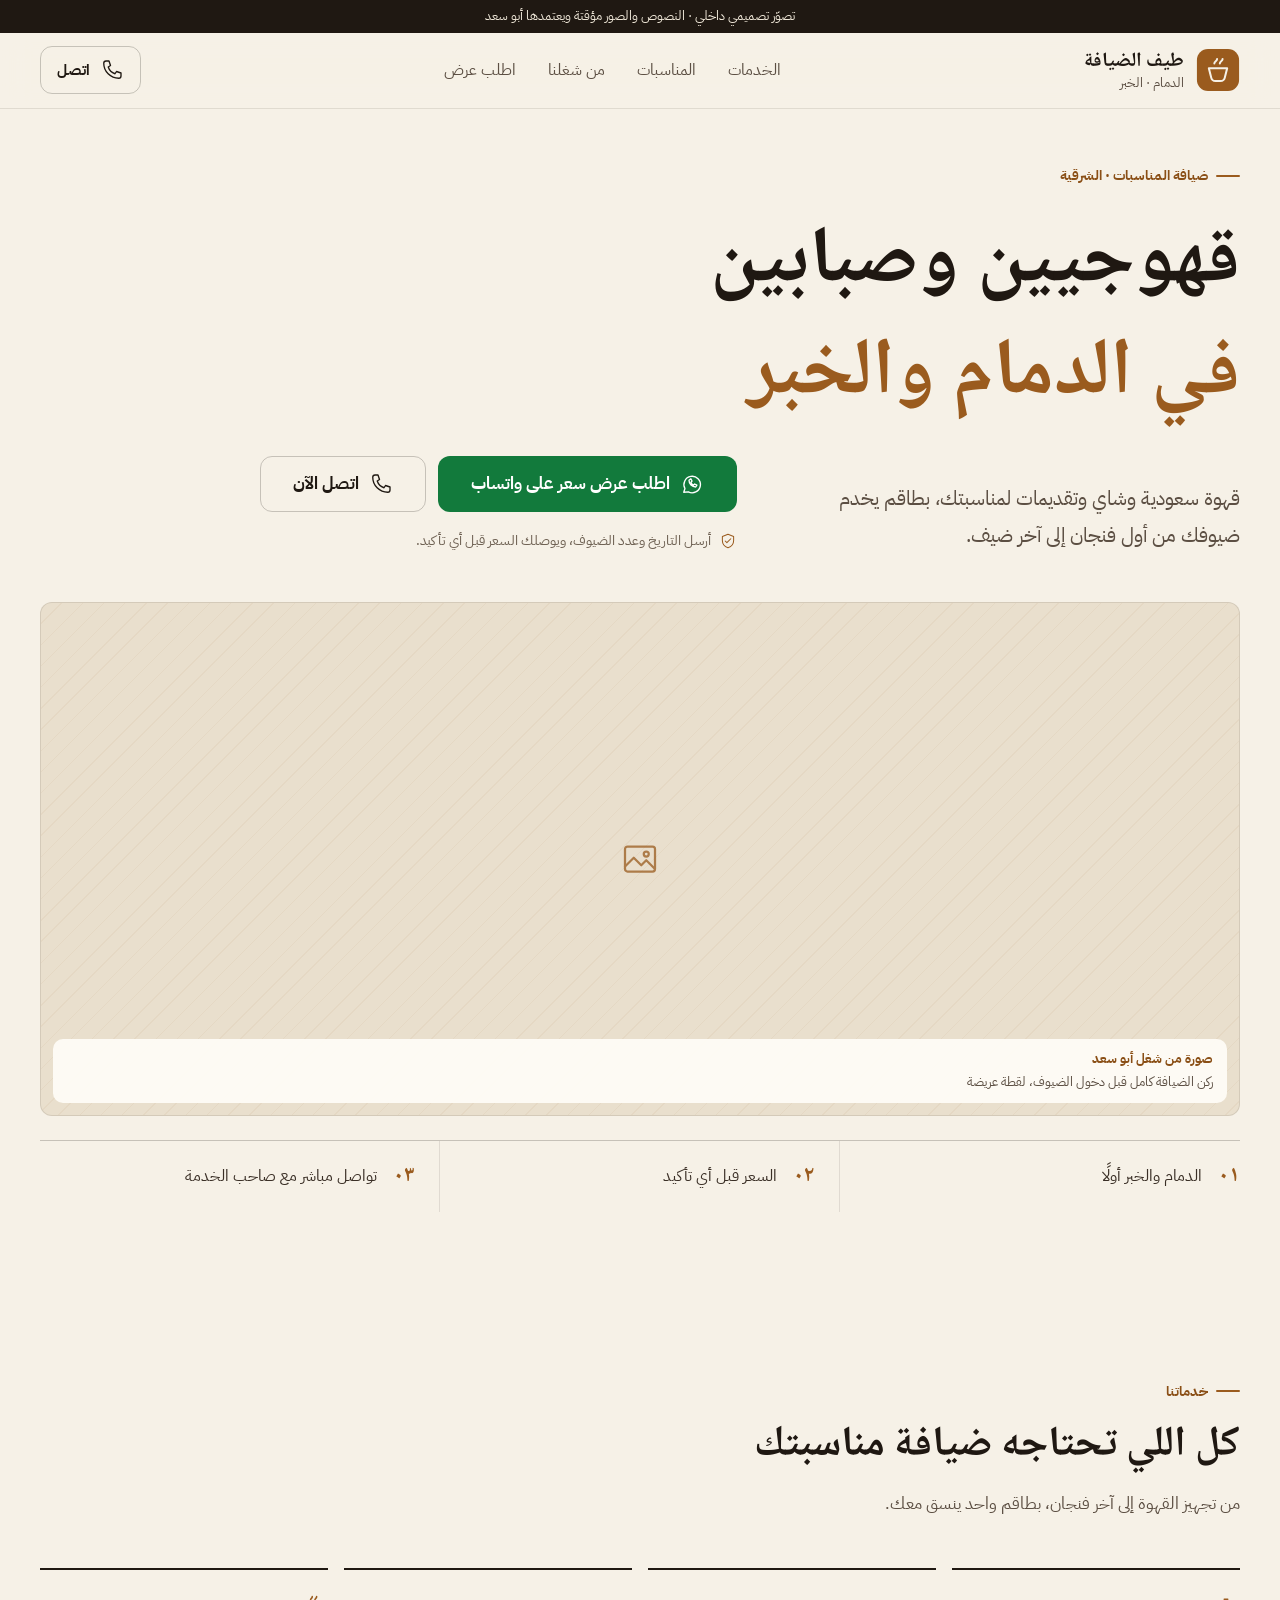
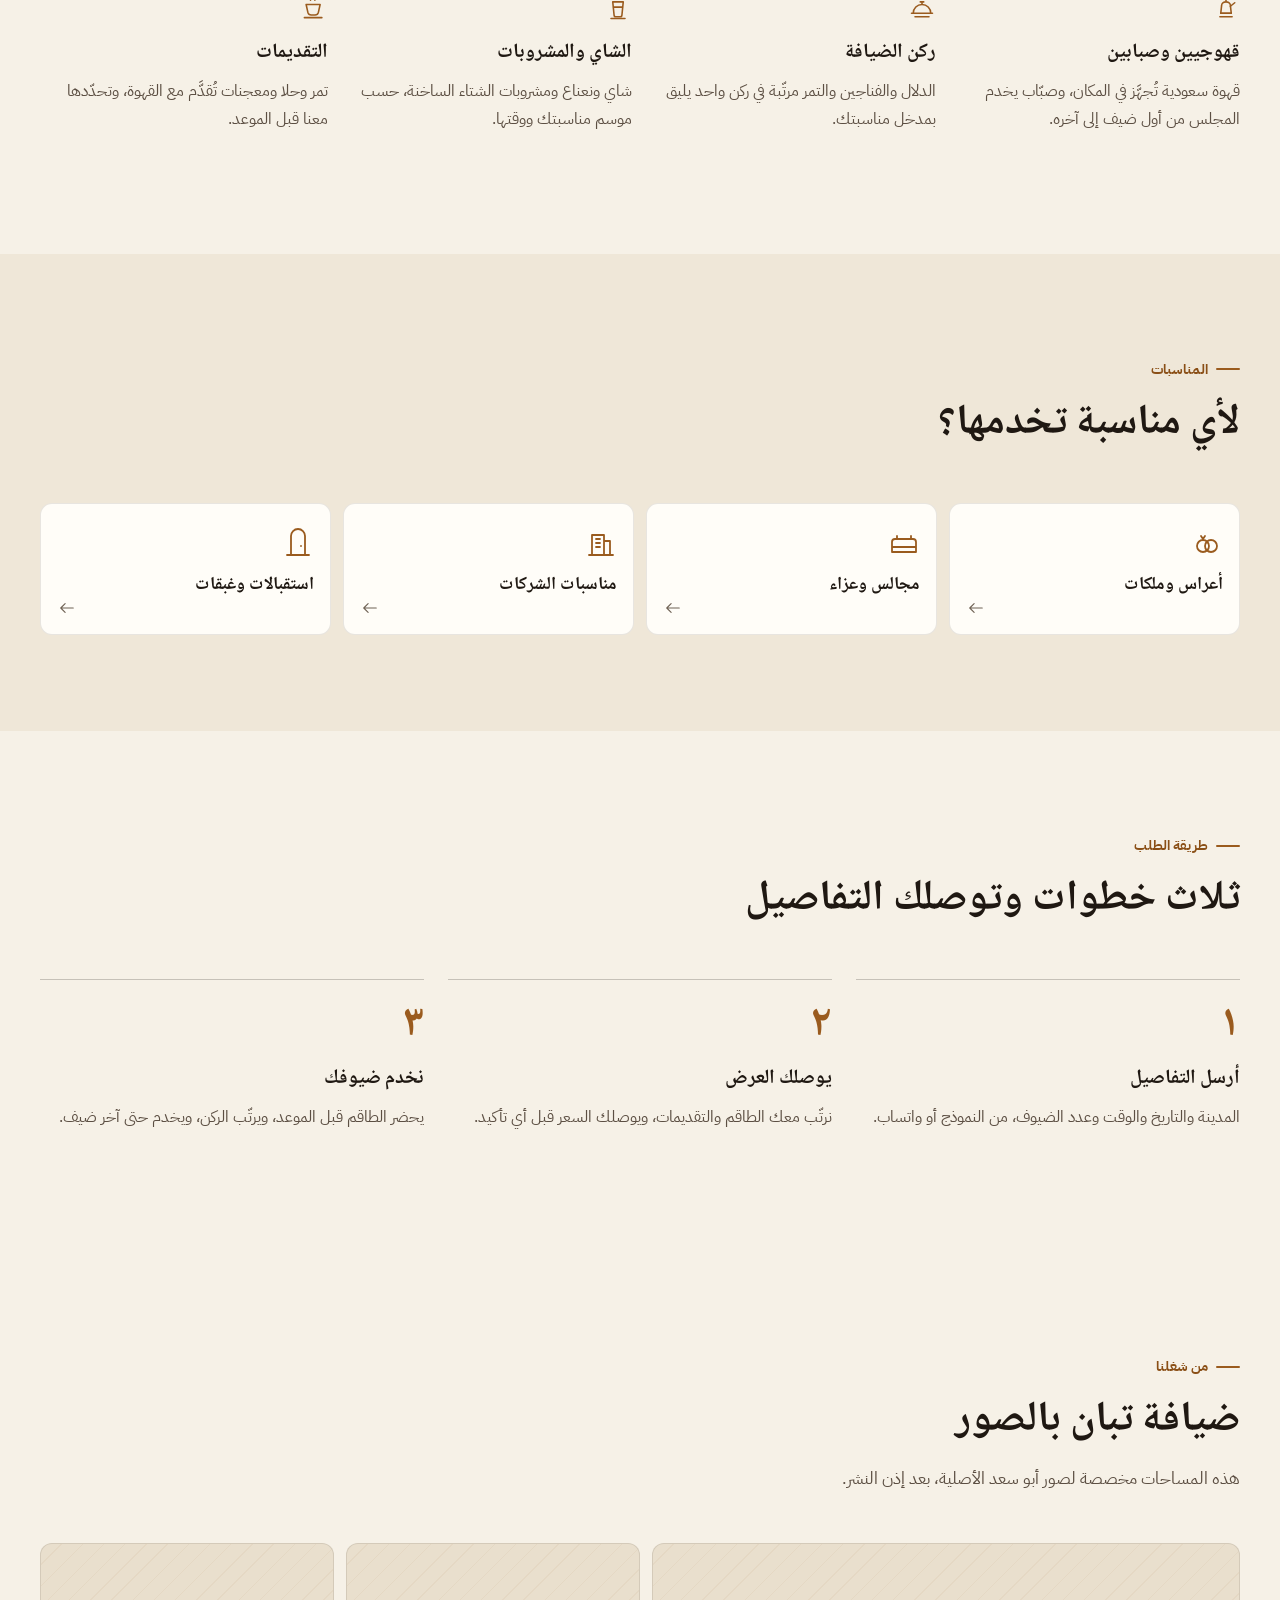
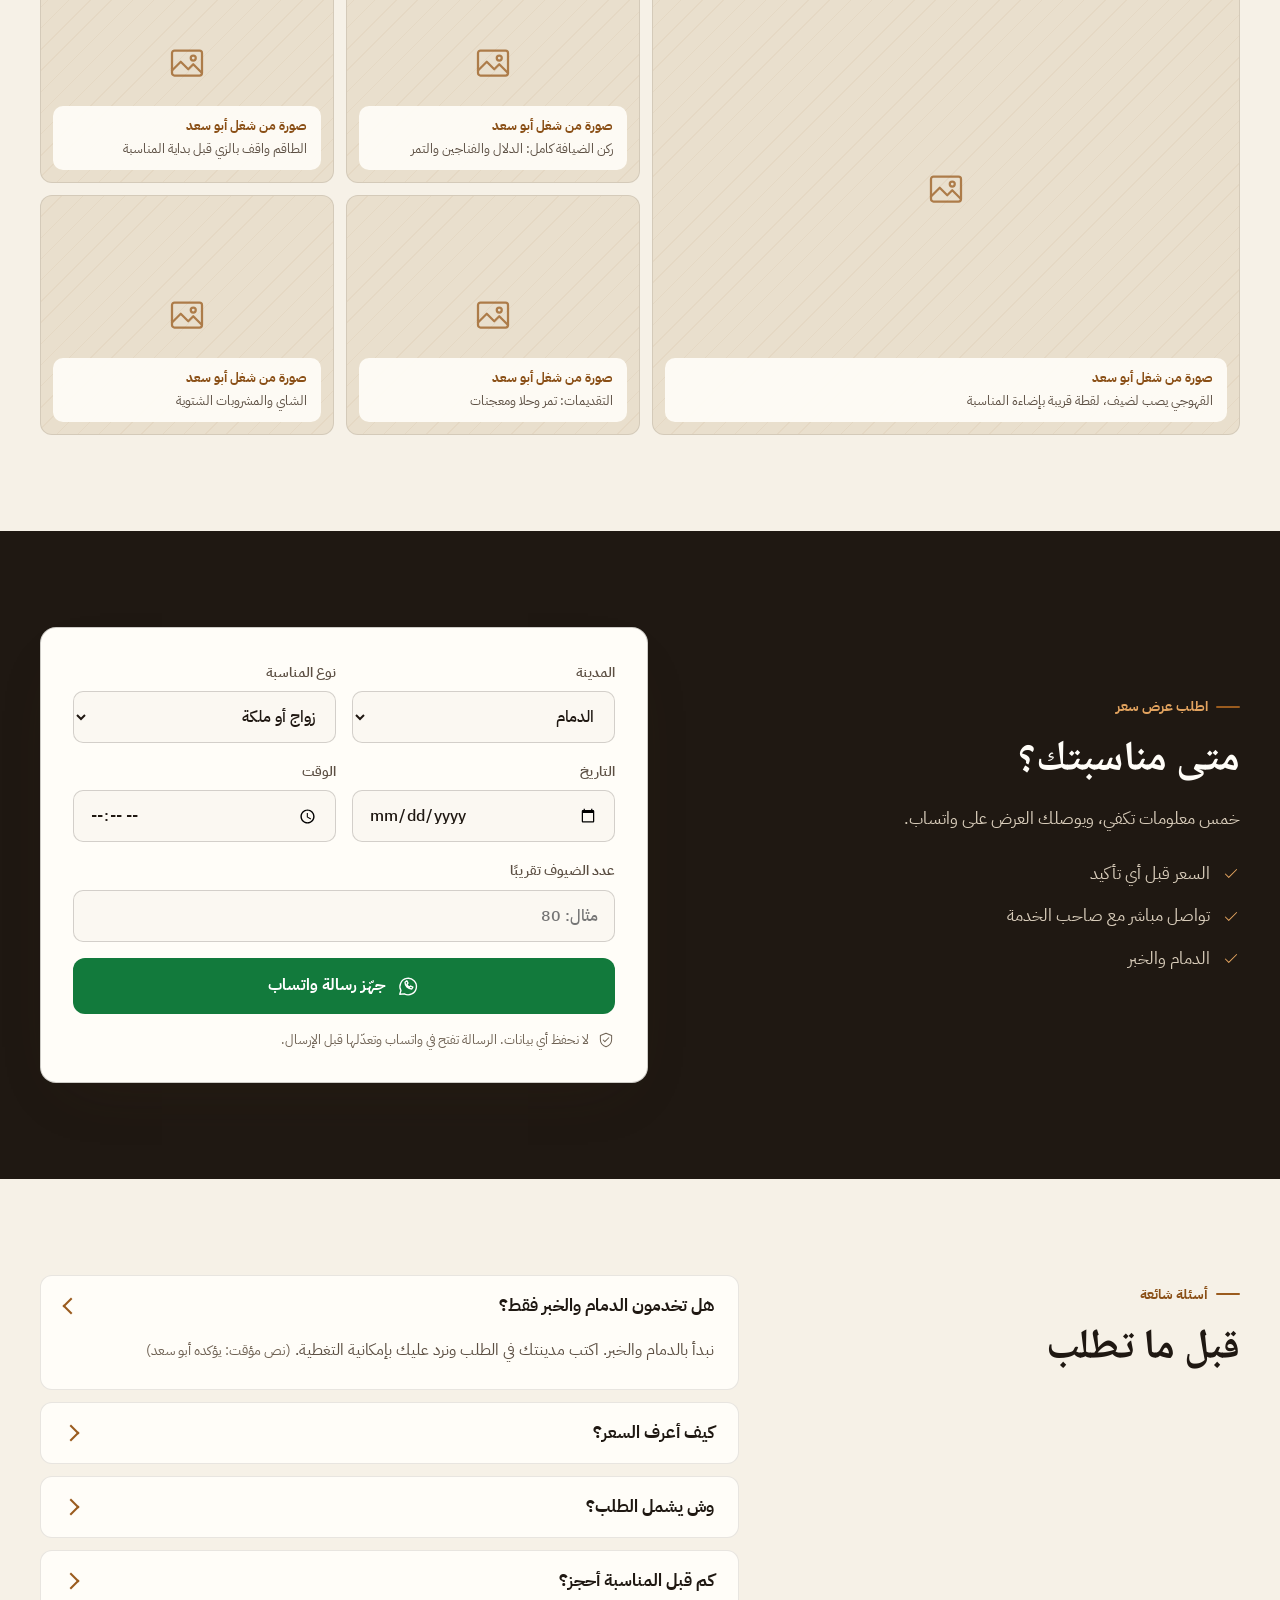
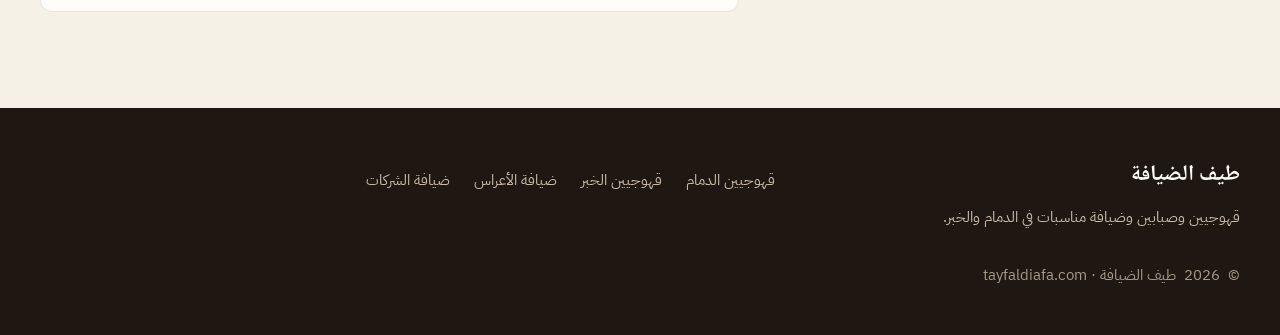
<file: concepts/raml/index.html>
<!doctype html><html lang="ar" dir="rtl"><head><meta charset="utf-8"><meta name="viewport" content="width=device-width,initial-scale=1,viewport-fit=cover"><meta name="robots" content="noindex,nofollow"><title>رمل | تصوّر طيف الضيافة B</title><link rel="stylesheet" href="../_fonts/fonts.css"><link rel="stylesheet" href="../_shared/base.css"><link rel="stylesheet" href="style.css"></head><body class="c-raml"><div class="proto">تصوّر تصميمي داخلي · النصوص والصور مؤقتة ويعتمدها أبو سعد</div><header class="hdr"><div class="wrap hdr-in"><a class="brand" href="#" aria-label="طيف الضيافة، الرئيسية"><svg class="mk" viewBox="0 0 48 48" aria-hidden="true"><rect x="1" y="1" width="46" height="46" rx="12" fill="currentColor"/><path d="M14 22h20l-2.5 10a5 5 0 0 1-4.9 4h-5.2a5 5 0 0 1-4.9-4L14 22Z" fill="none" stroke="var(--paper)" stroke-width="2.2" stroke-linejoin="round"/><path d="M20 17c0-2.5 3-2.5 3-5M26 17c0-2.5 3-2.5 3-5" fill="none" stroke="var(--paper)" stroke-width="2.2" stroke-linecap="round"/></svg><span class="bt"><b>طيف الضيافة</b><small>الدمام · الخبر</small></span></a><nav class="nav" aria-label="الأقسام"><a href="#services">الخدمات</a><a href="#occasions">المناسبات</a><a href="#work">من شغلنا</a><a href="#order">اطلب عرض</a></nav><a class="btn call sm" href="#" data-call><svg class="ic" viewBox="0 0 32 32" aria-hidden="true" fill="none" stroke="currentColor" stroke-width="1.8" stroke-linecap="round" stroke-linejoin="round"><path d="M8 4h4l2 6-3 2a14 14 0 0 0 9 9l2-3 6 2v4a3 3 0 0 1-3 3C14 27 5 18 5 7a3 3 0 0 1 3-3Z"/></svg><span>اتصل</span></a></div></header><main><section class="hero"><div class="wrap"><div class="hero-head"><span class="eb">ضيافة المناسبات · الشرقية</span><h1>قهوجيين وصبابين <em>في الدمام والخبر</em></h1><div class="hero-row"><p class="lead">قهوة سعودية وشاي وتقديمات لمناسبتك، بطاقم يخدم ضيوفك من أول فنجان إلى آخر ضيف.</p><div><div class="cta" data-hero-cta><a class="btn wa lg" href="#order" data-wa><svg class="ic" viewBox="0 0 32 32" aria-hidden="true" fill="none" stroke="currentColor" stroke-width="1.8" stroke-linecap="round" stroke-linejoin="round"><path d="M5 27l1.6-5A11 11 0 1 1 11 26.4L5 27Z"/><path d="M12 11c0 5 4 9 9 9l1.5-2.5-3-1.5-1.5 1.5c-1.5-.5-3-2-3.5-3.5L16 12l-1.5-3L12 11Z"/></svg><span>اطلب عرض سعر على واتساب</span></a><a class="btn call lg" href="#" data-call><svg class="ic" viewBox="0 0 32 32" aria-hidden="true" fill="none" stroke="currentColor" stroke-width="1.8" stroke-linecap="round" stroke-linejoin="round"><path d="M8 4h4l2 6-3 2a14 14 0 0 0 9 9l2-3 6 2v4a3 3 0 0 1-3 3C14 27 5 18 5 7a3 3 0 0 1 3-3Z"/></svg><span>اتصل الآن</span></a></div><p class="assure"><svg class="ic sm" viewBox="0 0 32 32" aria-hidden="true" fill="none" stroke="currentColor" stroke-width="1.8" stroke-linecap="round" stroke-linejoin="round"><path d="M16 4l10 4v7c0 6-4 11-10 13C10 26 6 21 6 15V8l10-4Z"/><path d="M11 16l3 3 7-7"/></svg>أرسل التاريخ وعدد الضيوف، ويوصلك السعر قبل أي تأكيد.</p></div></div></div><figure class="ph hero-ph" role="img" aria-label="مكان صورة: ركن الضيافة كامل قبل دخول الضيوف، لقطة عريضة"><svg class="ic ph-ic" viewBox="0 0 32 32" aria-hidden="true" fill="none" stroke="currentColor" stroke-width="1.8" stroke-linecap="round" stroke-linejoin="round"><rect x="4" y="6" width="24" height="20" rx="2"/><path d="M4 22l7-7 6 6 4-4 7 7"/><circle cx="21" cy="12" r="2"/></svg><figcaption><b>صورة من شغل أبو سعد</b>ركن الضيافة كامل قبل دخول الضيوف، لقطة عريضة</figcaption></figure><ul class="facts"><li><b>٠١</b><span>الدمام والخبر أولًا</span></li><li><b>٠٢</b><span>السعر قبل أي تأكيد</span></li><li><b>٠٣</b><span>تواصل مباشر مع صاحب الخدمة</span></li></ul></div></section>
<section id="services" class="sec svc-sec"><div class="wrap"><div class="sh"><span class="eb">خدماتنا</span><h2>كل اللي تحتاجه ضيافة مناسبتك</h2><p>من تجهيز القهوة إلى آخر فنجان، بطاقم واحد ينسق معك.</p></div><div class="svc"><article class="svc-it"><span class="svc-ic"><svg class="ic" viewBox="0 0 32 32" aria-hidden="true" fill="none" stroke="currentColor" stroke-width="1.8" stroke-linecap="round" stroke-linejoin="round"><path d="M14 6h4M16 6v3M11 13c0-2.2 2.2-4 5-4s5 1.8 5 4l1 9H10l1-9Z"/><path d="M21 14l5-4M10 22h12M9 26h14"/></svg></span><h3>قهوجيين وصبابين</h3><p>قهوة سعودية تُجهَّز في المكان، وصبّاب يخدم المجلس من أول ضيف إلى آخره.</p></article><article class="svc-it"><span class="svc-ic"><svg class="ic" viewBox="0 0 32 32" aria-hidden="true" fill="none" stroke="currentColor" stroke-width="1.8" stroke-linecap="round" stroke-linejoin="round"><path d="M4 22h24M6 22a10 10 0 0 1 20 0M16 9v3M14 9h4"/><path d="M8 26h16"/></svg></span><h3>ركن الضيافة</h3><p>الدلال والفناجين والتمر مرتّبة في ركن واحد يليق بمدخل مناسبتك.</p></article><article class="svc-it"><span class="svc-ic"><svg class="ic" viewBox="0 0 32 32" aria-hidden="true" fill="none" stroke="currentColor" stroke-width="1.8" stroke-linecap="round" stroke-linejoin="round"><path d="M10 9h12l-1.5 15a2 2 0 0 1-2 2h-5a2 2 0 0 1-2-2L10 9Z"/><path d="M11 15h10M8 28h16"/></svg></span><h3>الشاي والمشروبات</h3><p>شاي ونعناع ومشروبات الشتاء الساخنة، حسب موسم مناسبتك ووقتها.</p></article><article class="svc-it"><span class="svc-ic"><svg class="ic" viewBox="0 0 32 32" aria-hidden="true" fill="none" stroke="currentColor" stroke-width="1.8" stroke-linecap="round" stroke-linejoin="round"><path d="M7 12h16l-2 9a4 4 0 0 1-4 3h-4a4 4 0 0 1-4-3l-2-9Z"/><path d="M5 27h20M12 7c0-2 2-2 2-4M17 7c0-2 2-2 2-4"/></svg></span><h3>التقديمات</h3><p>تمر وحلا ومعجنات تُقدَّم مع القهوة، وتحدّدها معنا قبل الموعد.</p></article></div></div></section>
<section id="occasions" class="sec occ-sec"><div class="wrap"><div class="sh"><span class="eb">المناسبات</span><h2>لأي مناسبة تخدمها؟</h2></div><div class="occ"><a class="occ-it" href="#order" data-wa="السلام عليكم طيف الضيافة، أرغب في عرض سعر لـأعراس وملكات."><svg class="ic" viewBox="0 0 32 32" aria-hidden="true" fill="none" stroke="currentColor" stroke-width="1.8" stroke-linecap="round" stroke-linejoin="round"><circle cx="12" cy="18" r="6"/><circle cx="20" cy="18" r="6"/><path d="M10 8l2 3 2-3"/></svg><span>أعراس وملكات</span><svg class="ic arr" viewBox="0 0 32 32" aria-hidden="true" fill="none" stroke="currentColor" stroke-width="1.8" stroke-linecap="round" stroke-linejoin="round"><path d="M26 16H6M13 9l-7 7 7 7"/></svg></a><a class="occ-it" href="#order" data-wa="السلام عليكم طيف الضيافة، أرغب في عرض سعر لـمجالس وعزاء."><svg class="ic" viewBox="0 0 32 32" aria-hidden="true" fill="none" stroke="currentColor" stroke-width="1.8" stroke-linecap="round" stroke-linejoin="round"><path d="M4 24V14a3 3 0 0 1 3-3h18a3 3 0 0 1 3 3v10M4 24h24M4 19h24M9 11V8M23 11V8"/></svg><span>مجالس وعزاء</span><svg class="ic arr" viewBox="0 0 32 32" aria-hidden="true" fill="none" stroke="currentColor" stroke-width="1.8" stroke-linecap="round" stroke-linejoin="round"><path d="M26 16H6M13 9l-7 7 7 7"/></svg></a><a class="occ-it" href="#order" data-wa="السلام عليكم طيف الضيافة، أرغب في عرض سعر لـمناسبات الشركات."><svg class="ic" viewBox="0 0 32 32" aria-hidden="true" fill="none" stroke="currentColor" stroke-width="1.8" stroke-linecap="round" stroke-linejoin="round"><path d="M7 27V7h12v20M19 13h6v14M4 27h24M11 11h4M11 15h4M11 19h4"/></svg><span>مناسبات الشركات</span><svg class="ic arr" viewBox="0 0 32 32" aria-hidden="true" fill="none" stroke="currentColor" stroke-width="1.8" stroke-linecap="round" stroke-linejoin="round"><path d="M26 16H6M13 9l-7 7 7 7"/></svg></a><a class="occ-it" href="#order" data-wa="السلام عليكم طيف الضيافة، أرغب في عرض سعر لـاستقبالات وغبقات."><svg class="ic" viewBox="0 0 32 32" aria-hidden="true" fill="none" stroke="currentColor" stroke-width="1.8" stroke-linecap="round" stroke-linejoin="round"><path d="M9 27V8a7 7 0 0 1 14 0v19M5 27h22M19 18h.01"/></svg><span>استقبالات وغبقات</span><svg class="ic arr" viewBox="0 0 32 32" aria-hidden="true" fill="none" stroke="currentColor" stroke-width="1.8" stroke-linecap="round" stroke-linejoin="round"><path d="M26 16H6M13 9l-7 7 7 7"/></svg></a></div></div></section>
<section id="how" class="sec how-sec"><div class="wrap"><div class="sh"><span class="eb">طريقة الطلب</span><h2>ثلاث خطوات وتوصلك التفاصيل</h2></div><ol class="steps"><li><span class="n">١</span><h3>أرسل التفاصيل</h3><p>المدينة والتاريخ والوقت وعدد الضيوف، من النموذج أو واتساب.</p></li><li><span class="n">٢</span><h3>يوصلك العرض</h3><p>نرتّب معك الطاقم والتقديمات، ويوصلك السعر قبل أي تأكيد.</p></li><li><span class="n">٣</span><h3>نخدم ضيوفك</h3><p>يحضر الطاقم قبل الموعد، ويرتّب الركن، ويخدم حتى آخر ضيف.</p></li></ol></div></section>
<section id="work" class="sec work-sec"><div class="wrap"><div class="sh"><span class="eb">من شغلنا</span><h2>ضيافة تبان بالصور</h2><p>هذه المساحات مخصصة لصور أبو سعد الأصلية، بعد إذن النشر.</p></div><div class="gal"><figure class="ph g wide" role="img" aria-label="مكان صورة: القهوجي يصب لضيف، لقطة قريبة بإضاءة المناسبة"><svg class="ic ph-ic" viewBox="0 0 32 32" aria-hidden="true" fill="none" stroke="currentColor" stroke-width="1.8" stroke-linecap="round" stroke-linejoin="round"><rect x="4" y="6" width="24" height="20" rx="2"/><path d="M4 22l7-7 6 6 4-4 7 7"/><circle cx="21" cy="12" r="2"/></svg><figcaption><b>صورة من شغل أبو سعد</b>القهوجي يصب لضيف، لقطة قريبة بإضاءة المناسبة</figcaption></figure><figure class="ph g " role="img" aria-label="مكان صورة: ركن الضيافة كامل: الدلال والفناجين والتمر"><svg class="ic ph-ic" viewBox="0 0 32 32" aria-hidden="true" fill="none" stroke="currentColor" stroke-width="1.8" stroke-linecap="round" stroke-linejoin="round"><rect x="4" y="6" width="24" height="20" rx="2"/><path d="M4 22l7-7 6 6 4-4 7 7"/><circle cx="21" cy="12" r="2"/></svg><figcaption><b>صورة من شغل أبو سعد</b>ركن الضيافة كامل: الدلال والفناجين والتمر</figcaption></figure><figure class="ph g " role="img" aria-label="مكان صورة: الطاقم واقف بالزي قبل بداية المناسبة"><svg class="ic ph-ic" viewBox="0 0 32 32" aria-hidden="true" fill="none" stroke="currentColor" stroke-width="1.8" stroke-linecap="round" stroke-linejoin="round"><rect x="4" y="6" width="24" height="20" rx="2"/><path d="M4 22l7-7 6 6 4-4 7 7"/><circle cx="21" cy="12" r="2"/></svg><figcaption><b>صورة من شغل أبو سعد</b>الطاقم واقف بالزي قبل بداية المناسبة</figcaption></figure><figure class="ph g " role="img" aria-label="مكان صورة: التقديمات: تمر وحلا ومعجنات"><svg class="ic ph-ic" viewBox="0 0 32 32" aria-hidden="true" fill="none" stroke="currentColor" stroke-width="1.8" stroke-linecap="round" stroke-linejoin="round"><rect x="4" y="6" width="24" height="20" rx="2"/><path d="M4 22l7-7 6 6 4-4 7 7"/><circle cx="21" cy="12" r="2"/></svg><figcaption><b>صورة من شغل أبو سعد</b>التقديمات: تمر وحلا ومعجنات</figcaption></figure><figure class="ph g " role="img" aria-label="مكان صورة: الشاي والمشروبات الشتوية"><svg class="ic ph-ic" viewBox="0 0 32 32" aria-hidden="true" fill="none" stroke="currentColor" stroke-width="1.8" stroke-linecap="round" stroke-linejoin="round"><rect x="4" y="6" width="24" height="20" rx="2"/><path d="M4 22l7-7 6 6 4-4 7 7"/><circle cx="21" cy="12" r="2"/></svg><figcaption><b>صورة من شغل أبو سعد</b>الشاي والمشروبات الشتوية</figcaption></figure></div></div></section>
<section id="order" class="sec order-sec"><div class="wrap order-in"><div class="sh"><span class="eb">اطلب عرض سعر</span><h2>متى مناسبتك؟</h2><p>خمس معلومات تكفي، ويوصلك العرض على واتساب.</p><ul class="ticks"><li><svg class="ic sm" viewBox="0 0 32 32" aria-hidden="true" fill="none" stroke="currentColor" stroke-width="1.8" stroke-linecap="round" stroke-linejoin="round"><path d="M6 16l6 6 14-14"/></svg>السعر قبل أي تأكيد</li><li><svg class="ic sm" viewBox="0 0 32 32" aria-hidden="true" fill="none" stroke="currentColor" stroke-width="1.8" stroke-linecap="round" stroke-linejoin="round"><path d="M6 16l6 6 14-14"/></svg>تواصل مباشر مع صاحب الخدمة</li><li><svg class="ic sm" viewBox="0 0 32 32" aria-hidden="true" fill="none" stroke="currentColor" stroke-width="1.8" stroke-linecap="round" stroke-linejoin="round"><path d="M6 16l6 6 14-14"/></svg>الدمام والخبر</li></ul></div><div class="panel"><form class="order" data-order novalidate>
  <div class="f"><label for="ramlc">المدينة</label><select id="ramlc" name="city"><option>الدمام</option><option>الخبر</option><option>مدينة أخرى</option></select></div>
  <div class="f"><label for="ramlt">نوع المناسبة</label><select id="ramlt" name="type"><option>زواج أو ملكة</option><option>مجلس أو عزاء</option><option>مناسبة شركة</option><option>استقبال أو غبقة</option><option>أخرى</option></select></div>
  <div class="f"><label for="ramld">التاريخ</label><input id="ramld" name="date" type="date"></div>
  <div class="f"><label for="ramlh">الوقت</label><input id="ramlh" name="time" type="time"></div>
  <div class="f full"><label for="ramlg">عدد الضيوف تقريبًا</label><input id="ramlg" name="guests" type="number" inputmode="numeric" min="1" placeholder="مثال: 80"></div>
  <button class="btn wa full" type="submit"><svg class="ic" viewBox="0 0 32 32" aria-hidden="true" fill="none" stroke="currentColor" stroke-width="1.8" stroke-linecap="round" stroke-linejoin="round"><path d="M5 27l1.6-5A11 11 0 1 1 11 26.4L5 27Z"/><path d="M12 11c0 5 4 9 9 9l1.5-2.5-3-1.5-1.5 1.5c-1.5-.5-3-2-3.5-3.5L16 12l-1.5-3L12 11Z"/></svg><span>جهّز رسالة واتساب</span></button>
  <p class="fine full"><svg class="ic sm" viewBox="0 0 32 32" aria-hidden="true" fill="none" stroke="currentColor" stroke-width="1.8" stroke-linecap="round" stroke-linejoin="round"><path d="M16 4l10 4v7c0 6-4 11-10 13C10 26 6 21 6 15V8l10-4Z"/><path d="M11 16l3 3 7-7"/></svg>لا نحفظ أي بيانات. الرسالة تفتح في واتساب وتعدّلها قبل الإرسال.</p>
</form></div></div></section>
<section id="faq" class="sec faq-sec"><div class="wrap faq-in"><div class="sh"><span class="eb">أسئلة شائعة</span><h2>قبل ما تطلب</h2></div><div class="faq"><details data-faq open><summary>هل تخدمون الدمام والخبر فقط؟</summary><p>نبدأ بالدمام والخبر. اكتب مدينتك في الطلب ونرد عليك بإمكانية التغطية. <em>(نص مؤقت: يؤكده أبو سعد)</em></p></details><details data-faq><summary>كيف أعرف السعر؟</summary><p>أرسل المدينة والتاريخ وعدد الضيوف، ويوصلك السعر على واتساب قبل أي تأكيد.</p></details><details data-faq><summary>وش يشمل الطلب؟</summary><p>يحدد حسب مناسبتك: الطاقم، القهوة والشاي، والتقديمات. <em>(القائمة النهائية من أبو سعد، س١–س٢)</em></p></details><details data-faq><summary>كم قبل المناسبة أحجز؟</summary><p>كل ما بكّرت كان أضمن، خصوصًا في المواسم. <em>(سياسة الطلب في نفس اليوم: س٦)</em></p></details></div></div></section>
</main><footer class="ftr"><div class="wrap ftr-in"><div><b class="ftr-b">طيف الضيافة</b><p>قهوجيين وصبابين وضيافة مناسبات في الدمام والخبر.</p></div><nav aria-label="صفحات"><a href="#">قهوجيين الدمام</a><a href="#">قهوجيين الخبر</a><a href="#">ضيافة الأعراس</a><a href="#">ضيافة الشركات</a></nav><p class="fine">© <span id="yr"></span> طيف الضيافة · tayfaldiafa.com</p></div></footer><div class="mbar" aria-label="تواصل سريع"><a class="btn wa" href="#" data-wa><svg class="ic" viewBox="0 0 32 32" aria-hidden="true" fill="none" stroke="currentColor" stroke-width="1.8" stroke-linecap="round" stroke-linejoin="round"><path d="M5 27l1.6-5A11 11 0 1 1 11 26.4L5 27Z"/><path d="M12 11c0 5 4 9 9 9l1.5-2.5-3-1.5-1.5 1.5c-1.5-.5-3-2-3.5-3.5L16 12l-1.5-3L12 11Z"/></svg><span>اطلب على واتساب</span></a><a class="btn call" href="#" data-call><svg class="ic" viewBox="0 0 32 32" aria-hidden="true" fill="none" stroke="currentColor" stroke-width="1.8" stroke-linecap="round" stroke-linejoin="round"><path d="M8 4h4l2 6-3 2a14 14 0 0 0 9 9l2-3 6 2v4a3 3 0 0 1-3 3C14 27 5 18 5 7a3 3 0 0 1 3-3Z"/></svg><span>اتصل</span></a></div><dialog id="waPreview" aria-labelledby="waT"><h3 id="waT">رسالة طلب عرض السعر</h3><pre id="waText"></pre><p id="waNote" class="fine"></p><div class="dl-act"><a id="waGo" class="btn wa" target="_blank" rel="noopener">فتح واتساب</a><button class="btn ghost" data-close type="button">رجوع</button></div></dialog><script src="../_shared/order.js" defer></script></body></html>
</file>
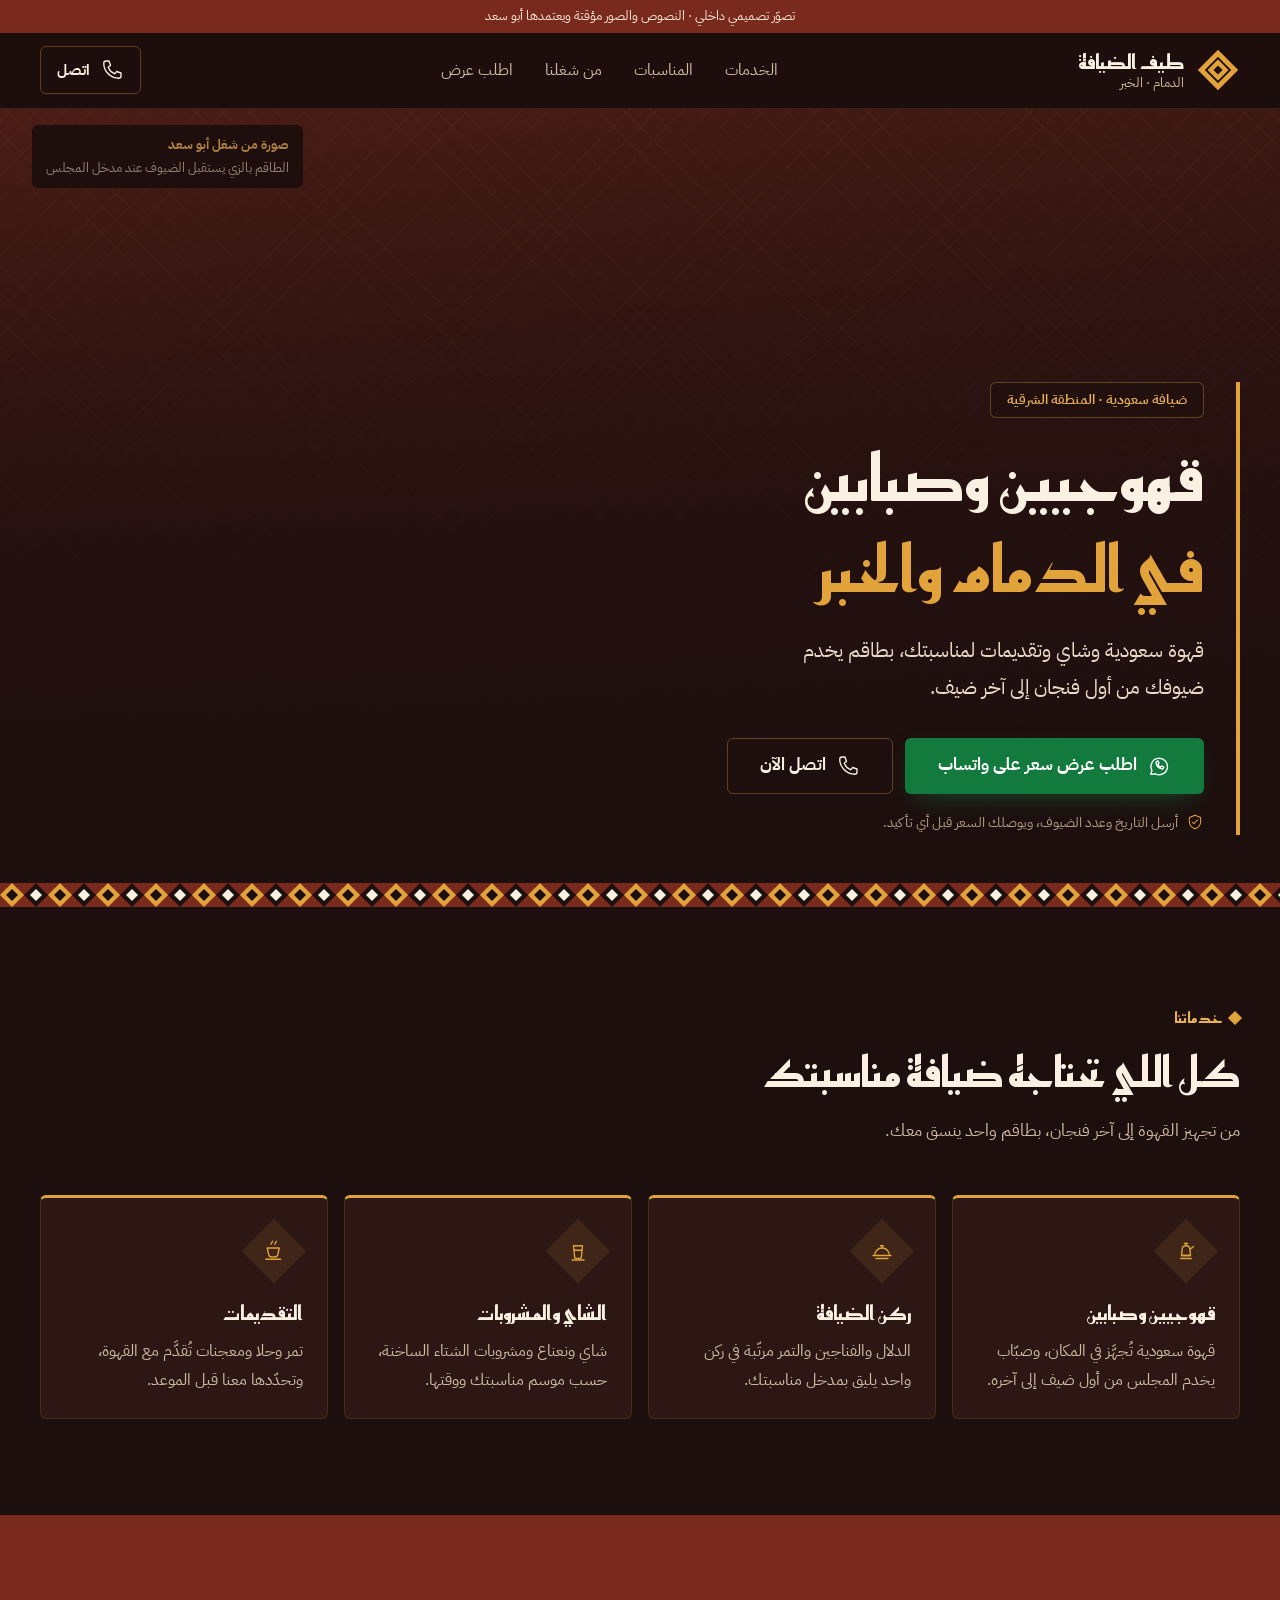
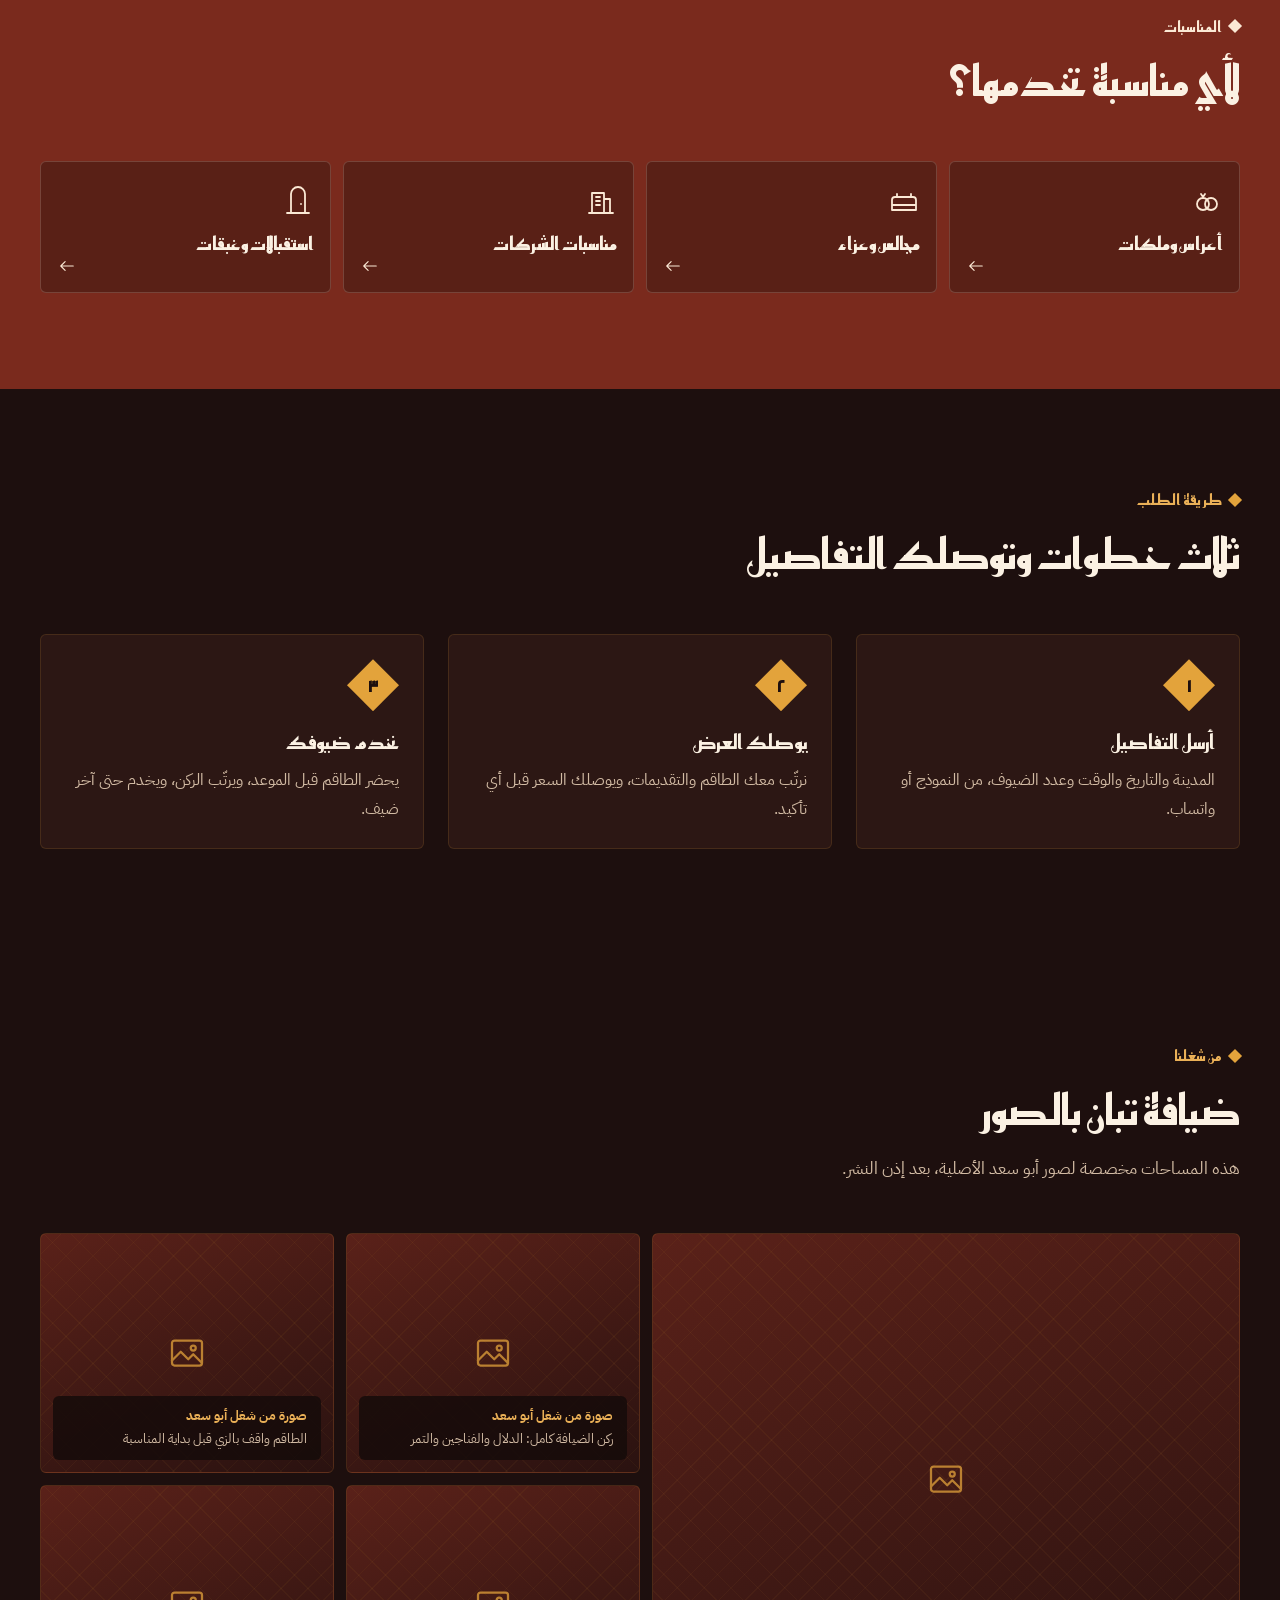
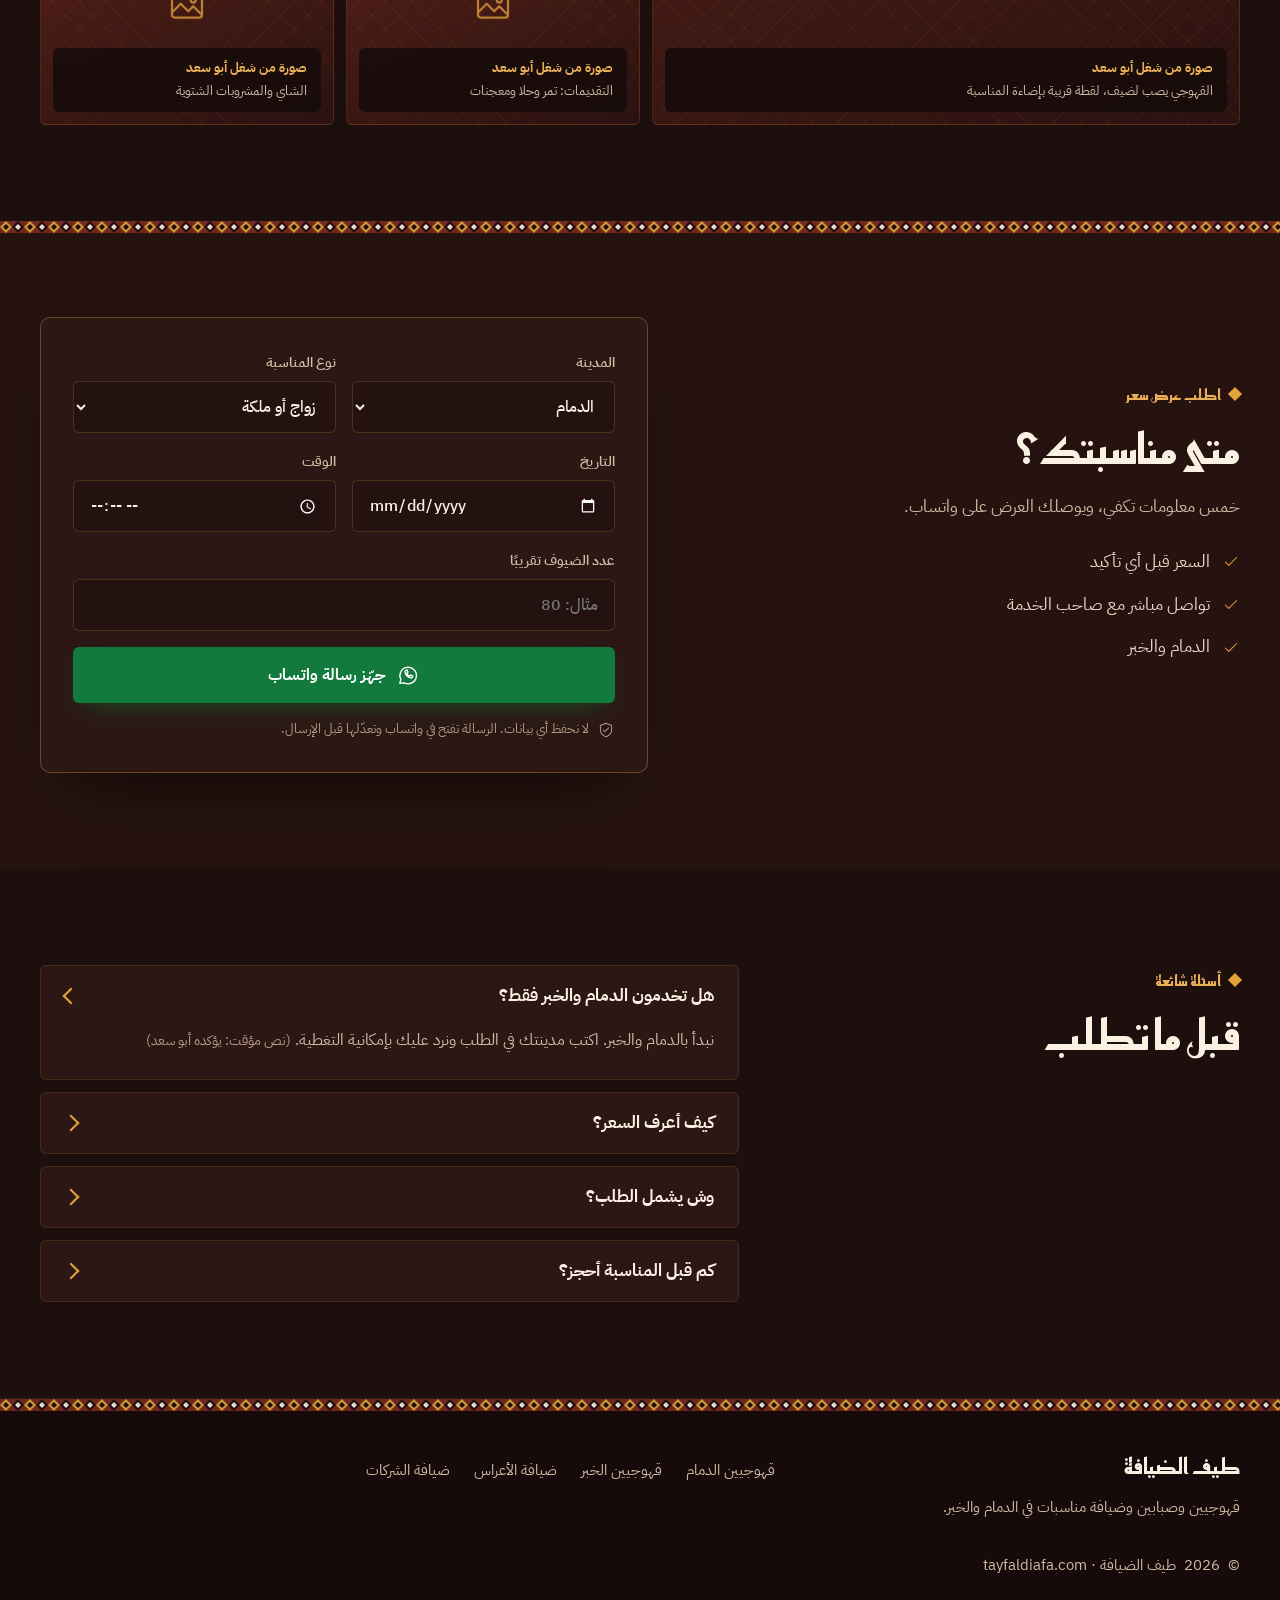
<file: concepts/sadu/index.html>
<!doctype html><html lang="ar" dir="rtl"><head><meta charset="utf-8"><meta name="viewport" content="width=device-width,initial-scale=1,viewport-fit=cover"><meta name="robots" content="noindex,nofollow"><title>سدو | تصوّر طيف الضيافة C</title><link rel="stylesheet" href="../_fonts/fonts.css"><link rel="stylesheet" href="../_shared/base.css"><link rel="stylesheet" href="style.css"></head><body class="c-sadu"><div class="proto">تصوّر تصميمي داخلي · النصوص والصور مؤقتة ويعتمدها أبو سعد</div><header class="hdr"><div class="wrap hdr-in"><a class="brand" href="#" aria-label="طيف الضيافة، الرئيسية"><svg class="mk" viewBox="0 0 48 48" aria-hidden="true"><path d="M24 2l22 22-22 22L2 24Z" fill="currentColor"/><path d="M24 11l13 13-13 13-13-13Z" fill="none" stroke="var(--ink)" stroke-width="2"/><path d="M24 19l5 5-5 5-5-5Z" fill="var(--ink)"/></svg><span class="bt"><b>طيف الضيافة</b><small>الدمام · الخبر</small></span></a><nav class="nav" aria-label="الأقسام"><a href="#services">الخدمات</a><a href="#occasions">المناسبات</a><a href="#work">من شغلنا</a><a href="#order">اطلب عرض</a></nav><a class="btn call sm" href="#" data-call><svg class="ic" viewBox="0 0 32 32" aria-hidden="true" fill="none" stroke="currentColor" stroke-width="1.8" stroke-linecap="round" stroke-linejoin="round"><path d="M8 4h4l2 6-3 2a14 14 0 0 0 9 9l2-3 6 2v4a3 3 0 0 1-3 3C14 27 5 18 5 7a3 3 0 0 1 3-3Z"/></svg><span>اتصل</span></a></div></header><main><section class="hero"><figure class="ph hero-ph" role="img" aria-label="مكان صورة: الطاقم بالزي يستقبل الضيوف عند مدخل المجلس"><svg class="ic ph-ic" viewBox="0 0 32 32" aria-hidden="true" fill="none" stroke="currentColor" stroke-width="1.8" stroke-linecap="round" stroke-linejoin="round"><rect x="4" y="6" width="24" height="20" rx="2"/><path d="M4 22l7-7 6 6 4-4 7 7"/><circle cx="21" cy="12" r="2"/></svg><figcaption><b>صورة من شغل أبو سعد</b>الطاقم بالزي يستقبل الضيوف عند مدخل المجلس</figcaption></figure><div class="hero-veil"></div><div class="wrap hero-in"><div class="hero-card"><span class="chip">ضيافة سعودية · المنطقة الشرقية</span><h1>قهوجيين وصبابين <em>في الدمام والخبر</em></h1><p class="lead">قهوة سعودية وشاي وتقديمات لمناسبتك، بطاقم يخدم ضيوفك من أول فنجان إلى آخر ضيف.</p><div class="cta" data-hero-cta><a class="btn wa lg" href="#order" data-wa><svg class="ic" viewBox="0 0 32 32" aria-hidden="true" fill="none" stroke="currentColor" stroke-width="1.8" stroke-linecap="round" stroke-linejoin="round"><path d="M5 27l1.6-5A11 11 0 1 1 11 26.4L5 27Z"/><path d="M12 11c0 5 4 9 9 9l1.5-2.5-3-1.5-1.5 1.5c-1.5-.5-3-2-3.5-3.5L16 12l-1.5-3L12 11Z"/></svg><span>اطلب عرض سعر على واتساب</span></a><a class="btn call lg" href="#" data-call><svg class="ic" viewBox="0 0 32 32" aria-hidden="true" fill="none" stroke="currentColor" stroke-width="1.8" stroke-linecap="round" stroke-linejoin="round"><path d="M8 4h4l2 6-3 2a14 14 0 0 0 9 9l2-3 6 2v4a3 3 0 0 1-3 3C14 27 5 18 5 7a3 3 0 0 1 3-3Z"/></svg><span>اتصل الآن</span></a></div><p class="assure"><svg class="ic sm" viewBox="0 0 32 32" aria-hidden="true" fill="none" stroke="currentColor" stroke-width="1.8" stroke-linecap="round" stroke-linejoin="round"><path d="M16 4l10 4v7c0 6-4 11-10 13C10 26 6 21 6 15V8l10-4Z"/><path d="M11 16l3 3 7-7"/></svg>أرسل التاريخ وعدد الضيوف، ويوصلك السعر قبل أي تأكيد.</p></div></div></section><div class="sadu" aria-hidden="true"></div>
<section id="services" class="sec svc-sec"><div class="wrap"><div class="sh"><span class="eb">خدماتنا</span><h2>كل اللي تحتاجه ضيافة مناسبتك</h2><p>من تجهيز القهوة إلى آخر فنجان، بطاقم واحد ينسق معك.</p></div><div class="svc"><article class="svc-it"><span class="svc-ic"><svg class="ic" viewBox="0 0 32 32" aria-hidden="true" fill="none" stroke="currentColor" stroke-width="1.8" stroke-linecap="round" stroke-linejoin="round"><path d="M14 6h4M16 6v3M11 13c0-2.2 2.2-4 5-4s5 1.8 5 4l1 9H10l1-9Z"/><path d="M21 14l5-4M10 22h12M9 26h14"/></svg></span><h3>قهوجيين وصبابين</h3><p>قهوة سعودية تُجهَّز في المكان، وصبّاب يخدم المجلس من أول ضيف إلى آخره.</p></article><article class="svc-it"><span class="svc-ic"><svg class="ic" viewBox="0 0 32 32" aria-hidden="true" fill="none" stroke="currentColor" stroke-width="1.8" stroke-linecap="round" stroke-linejoin="round"><path d="M4 22h24M6 22a10 10 0 0 1 20 0M16 9v3M14 9h4"/><path d="M8 26h16"/></svg></span><h3>ركن الضيافة</h3><p>الدلال والفناجين والتمر مرتّبة في ركن واحد يليق بمدخل مناسبتك.</p></article><article class="svc-it"><span class="svc-ic"><svg class="ic" viewBox="0 0 32 32" aria-hidden="true" fill="none" stroke="currentColor" stroke-width="1.8" stroke-linecap="round" stroke-linejoin="round"><path d="M10 9h12l-1.5 15a2 2 0 0 1-2 2h-5a2 2 0 0 1-2-2L10 9Z"/><path d="M11 15h10M8 28h16"/></svg></span><h3>الشاي والمشروبات</h3><p>شاي ونعناع ومشروبات الشتاء الساخنة، حسب موسم مناسبتك ووقتها.</p></article><article class="svc-it"><span class="svc-ic"><svg class="ic" viewBox="0 0 32 32" aria-hidden="true" fill="none" stroke="currentColor" stroke-width="1.8" stroke-linecap="round" stroke-linejoin="round"><path d="M7 12h16l-2 9a4 4 0 0 1-4 3h-4a4 4 0 0 1-4-3l-2-9Z"/><path d="M5 27h20M12 7c0-2 2-2 2-4M17 7c0-2 2-2 2-4"/></svg></span><h3>التقديمات</h3><p>تمر وحلا ومعجنات تُقدَّم مع القهوة، وتحدّدها معنا قبل الموعد.</p></article></div></div></section>
<section id="occasions" class="sec occ-sec"><div class="wrap"><div class="sh"><span class="eb">المناسبات</span><h2>لأي مناسبة تخدمها؟</h2></div><div class="occ"><a class="occ-it" href="#order" data-wa="السلام عليكم طيف الضيافة، أرغب في عرض سعر لـأعراس وملكات."><svg class="ic" viewBox="0 0 32 32" aria-hidden="true" fill="none" stroke="currentColor" stroke-width="1.8" stroke-linecap="round" stroke-linejoin="round"><circle cx="12" cy="18" r="6"/><circle cx="20" cy="18" r="6"/><path d="M10 8l2 3 2-3"/></svg><span>أعراس وملكات</span><svg class="ic arr" viewBox="0 0 32 32" aria-hidden="true" fill="none" stroke="currentColor" stroke-width="1.8" stroke-linecap="round" stroke-linejoin="round"><path d="M26 16H6M13 9l-7 7 7 7"/></svg></a><a class="occ-it" href="#order" data-wa="السلام عليكم طيف الضيافة، أرغب في عرض سعر لـمجالس وعزاء."><svg class="ic" viewBox="0 0 32 32" aria-hidden="true" fill="none" stroke="currentColor" stroke-width="1.8" stroke-linecap="round" stroke-linejoin="round"><path d="M4 24V14a3 3 0 0 1 3-3h18a3 3 0 0 1 3 3v10M4 24h24M4 19h24M9 11V8M23 11V8"/></svg><span>مجالس وعزاء</span><svg class="ic arr" viewBox="0 0 32 32" aria-hidden="true" fill="none" stroke="currentColor" stroke-width="1.8" stroke-linecap="round" stroke-linejoin="round"><path d="M26 16H6M13 9l-7 7 7 7"/></svg></a><a class="occ-it" href="#order" data-wa="السلام عليكم طيف الضيافة، أرغب في عرض سعر لـمناسبات الشركات."><svg class="ic" viewBox="0 0 32 32" aria-hidden="true" fill="none" stroke="currentColor" stroke-width="1.8" stroke-linecap="round" stroke-linejoin="round"><path d="M7 27V7h12v20M19 13h6v14M4 27h24M11 11h4M11 15h4M11 19h4"/></svg><span>مناسبات الشركات</span><svg class="ic arr" viewBox="0 0 32 32" aria-hidden="true" fill="none" stroke="currentColor" stroke-width="1.8" stroke-linecap="round" stroke-linejoin="round"><path d="M26 16H6M13 9l-7 7 7 7"/></svg></a><a class="occ-it" href="#order" data-wa="السلام عليكم طيف الضيافة، أرغب في عرض سعر لـاستقبالات وغبقات."><svg class="ic" viewBox="0 0 32 32" aria-hidden="true" fill="none" stroke="currentColor" stroke-width="1.8" stroke-linecap="round" stroke-linejoin="round"><path d="M9 27V8a7 7 0 0 1 14 0v19M5 27h22M19 18h.01"/></svg><span>استقبالات وغبقات</span><svg class="ic arr" viewBox="0 0 32 32" aria-hidden="true" fill="none" stroke="currentColor" stroke-width="1.8" stroke-linecap="round" stroke-linejoin="round"><path d="M26 16H6M13 9l-7 7 7 7"/></svg></a></div></div></section>
<section id="how" class="sec how-sec"><div class="wrap"><div class="sh"><span class="eb">طريقة الطلب</span><h2>ثلاث خطوات وتوصلك التفاصيل</h2></div><ol class="steps"><li><span class="n">١</span><h3>أرسل التفاصيل</h3><p>المدينة والتاريخ والوقت وعدد الضيوف، من النموذج أو واتساب.</p></li><li><span class="n">٢</span><h3>يوصلك العرض</h3><p>نرتّب معك الطاقم والتقديمات، ويوصلك السعر قبل أي تأكيد.</p></li><li><span class="n">٣</span><h3>نخدم ضيوفك</h3><p>يحضر الطاقم قبل الموعد، ويرتّب الركن، ويخدم حتى آخر ضيف.</p></li></ol></div></section>
<section id="work" class="sec work-sec"><div class="wrap"><div class="sh"><span class="eb">من شغلنا</span><h2>ضيافة تبان بالصور</h2><p>هذه المساحات مخصصة لصور أبو سعد الأصلية، بعد إذن النشر.</p></div><div class="gal"><figure class="ph g wide" role="img" aria-label="مكان صورة: القهوجي يصب لضيف، لقطة قريبة بإضاءة المناسبة"><svg class="ic ph-ic" viewBox="0 0 32 32" aria-hidden="true" fill="none" stroke="currentColor" stroke-width="1.8" stroke-linecap="round" stroke-linejoin="round"><rect x="4" y="6" width="24" height="20" rx="2"/><path d="M4 22l7-7 6 6 4-4 7 7"/><circle cx="21" cy="12" r="2"/></svg><figcaption><b>صورة من شغل أبو سعد</b>القهوجي يصب لضيف، لقطة قريبة بإضاءة المناسبة</figcaption></figure><figure class="ph g " role="img" aria-label="مكان صورة: ركن الضيافة كامل: الدلال والفناجين والتمر"><svg class="ic ph-ic" viewBox="0 0 32 32" aria-hidden="true" fill="none" stroke="currentColor" stroke-width="1.8" stroke-linecap="round" stroke-linejoin="round"><rect x="4" y="6" width="24" height="20" rx="2"/><path d="M4 22l7-7 6 6 4-4 7 7"/><circle cx="21" cy="12" r="2"/></svg><figcaption><b>صورة من شغل أبو سعد</b>ركن الضيافة كامل: الدلال والفناجين والتمر</figcaption></figure><figure class="ph g " role="img" aria-label="مكان صورة: الطاقم واقف بالزي قبل بداية المناسبة"><svg class="ic ph-ic" viewBox="0 0 32 32" aria-hidden="true" fill="none" stroke="currentColor" stroke-width="1.8" stroke-linecap="round" stroke-linejoin="round"><rect x="4" y="6" width="24" height="20" rx="2"/><path d="M4 22l7-7 6 6 4-4 7 7"/><circle cx="21" cy="12" r="2"/></svg><figcaption><b>صورة من شغل أبو سعد</b>الطاقم واقف بالزي قبل بداية المناسبة</figcaption></figure><figure class="ph g " role="img" aria-label="مكان صورة: التقديمات: تمر وحلا ومعجنات"><svg class="ic ph-ic" viewBox="0 0 32 32" aria-hidden="true" fill="none" stroke="currentColor" stroke-width="1.8" stroke-linecap="round" stroke-linejoin="round"><rect x="4" y="6" width="24" height="20" rx="2"/><path d="M4 22l7-7 6 6 4-4 7 7"/><circle cx="21" cy="12" r="2"/></svg><figcaption><b>صورة من شغل أبو سعد</b>التقديمات: تمر وحلا ومعجنات</figcaption></figure><figure class="ph g " role="img" aria-label="مكان صورة: الشاي والمشروبات الشتوية"><svg class="ic ph-ic" viewBox="0 0 32 32" aria-hidden="true" fill="none" stroke="currentColor" stroke-width="1.8" stroke-linecap="round" stroke-linejoin="round"><rect x="4" y="6" width="24" height="20" rx="2"/><path d="M4 22l7-7 6 6 4-4 7 7"/><circle cx="21" cy="12" r="2"/></svg><figcaption><b>صورة من شغل أبو سعد</b>الشاي والمشروبات الشتوية</figcaption></figure></div></div></section>
<section id="order" class="sec order-sec"><div class="wrap order-in"><div class="sh"><span class="eb">اطلب عرض سعر</span><h2>متى مناسبتك؟</h2><p>خمس معلومات تكفي، ويوصلك العرض على واتساب.</p><ul class="ticks"><li><svg class="ic sm" viewBox="0 0 32 32" aria-hidden="true" fill="none" stroke="currentColor" stroke-width="1.8" stroke-linecap="round" stroke-linejoin="round"><path d="M6 16l6 6 14-14"/></svg>السعر قبل أي تأكيد</li><li><svg class="ic sm" viewBox="0 0 32 32" aria-hidden="true" fill="none" stroke="currentColor" stroke-width="1.8" stroke-linecap="round" stroke-linejoin="round"><path d="M6 16l6 6 14-14"/></svg>تواصل مباشر مع صاحب الخدمة</li><li><svg class="ic sm" viewBox="0 0 32 32" aria-hidden="true" fill="none" stroke="currentColor" stroke-width="1.8" stroke-linecap="round" stroke-linejoin="round"><path d="M6 16l6 6 14-14"/></svg>الدمام والخبر</li></ul></div><div class="panel"><form class="order" data-order novalidate>
  <div class="f"><label for="saduc">المدينة</label><select id="saduc" name="city"><option>الدمام</option><option>الخبر</option><option>مدينة أخرى</option></select></div>
  <div class="f"><label for="sadut">نوع المناسبة</label><select id="sadut" name="type"><option>زواج أو ملكة</option><option>مجلس أو عزاء</option><option>مناسبة شركة</option><option>استقبال أو غبقة</option><option>أخرى</option></select></div>
  <div class="f"><label for="sadud">التاريخ</label><input id="sadud" name="date" type="date"></div>
  <div class="f"><label for="saduh">الوقت</label><input id="saduh" name="time" type="time"></div>
  <div class="f full"><label for="sadug">عدد الضيوف تقريبًا</label><input id="sadug" name="guests" type="number" inputmode="numeric" min="1" placeholder="مثال: 80"></div>
  <button class="btn wa full" type="submit"><svg class="ic" viewBox="0 0 32 32" aria-hidden="true" fill="none" stroke="currentColor" stroke-width="1.8" stroke-linecap="round" stroke-linejoin="round"><path d="M5 27l1.6-5A11 11 0 1 1 11 26.4L5 27Z"/><path d="M12 11c0 5 4 9 9 9l1.5-2.5-3-1.5-1.5 1.5c-1.5-.5-3-2-3.5-3.5L16 12l-1.5-3L12 11Z"/></svg><span>جهّز رسالة واتساب</span></button>
  <p class="fine full"><svg class="ic sm" viewBox="0 0 32 32" aria-hidden="true" fill="none" stroke="currentColor" stroke-width="1.8" stroke-linecap="round" stroke-linejoin="round"><path d="M16 4l10 4v7c0 6-4 11-10 13C10 26 6 21 6 15V8l10-4Z"/><path d="M11 16l3 3 7-7"/></svg>لا نحفظ أي بيانات. الرسالة تفتح في واتساب وتعدّلها قبل الإرسال.</p>
</form></div></div></section>
<section id="faq" class="sec faq-sec"><div class="wrap faq-in"><div class="sh"><span class="eb">أسئلة شائعة</span><h2>قبل ما تطلب</h2></div><div class="faq"><details data-faq open><summary>هل تخدمون الدمام والخبر فقط؟</summary><p>نبدأ بالدمام والخبر. اكتب مدينتك في الطلب ونرد عليك بإمكانية التغطية. <em>(نص مؤقت: يؤكده أبو سعد)</em></p></details><details data-faq><summary>كيف أعرف السعر؟</summary><p>أرسل المدينة والتاريخ وعدد الضيوف، ويوصلك السعر على واتساب قبل أي تأكيد.</p></details><details data-faq><summary>وش يشمل الطلب؟</summary><p>يحدد حسب مناسبتك: الطاقم، القهوة والشاي، والتقديمات. <em>(القائمة النهائية من أبو سعد، س١–س٢)</em></p></details><details data-faq><summary>كم قبل المناسبة أحجز؟</summary><p>كل ما بكّرت كان أضمن، خصوصًا في المواسم. <em>(سياسة الطلب في نفس اليوم: س٦)</em></p></details></div></div></section>
</main><footer class="ftr"><div class="wrap ftr-in"><div><b class="ftr-b">طيف الضيافة</b><p>قهوجيين وصبابين وضيافة مناسبات في الدمام والخبر.</p></div><nav aria-label="صفحات"><a href="#">قهوجيين الدمام</a><a href="#">قهوجيين الخبر</a><a href="#">ضيافة الأعراس</a><a href="#">ضيافة الشركات</a></nav><p class="fine">© <span id="yr"></span> طيف الضيافة · tayfaldiafa.com</p></div></footer><div class="mbar" aria-label="تواصل سريع"><a class="btn wa" href="#" data-wa><svg class="ic" viewBox="0 0 32 32" aria-hidden="true" fill="none" stroke="currentColor" stroke-width="1.8" stroke-linecap="round" stroke-linejoin="round"><path d="M5 27l1.6-5A11 11 0 1 1 11 26.4L5 27Z"/><path d="M12 11c0 5 4 9 9 9l1.5-2.5-3-1.5-1.5 1.5c-1.5-.5-3-2-3.5-3.5L16 12l-1.5-3L12 11Z"/></svg><span>اطلب على واتساب</span></a><a class="btn call" href="#" data-call><svg class="ic" viewBox="0 0 32 32" aria-hidden="true" fill="none" stroke="currentColor" stroke-width="1.8" stroke-linecap="round" stroke-linejoin="round"><path d="M8 4h4l2 6-3 2a14 14 0 0 0 9 9l2-3 6 2v4a3 3 0 0 1-3 3C14 27 5 18 5 7a3 3 0 0 1 3-3Z"/></svg><span>اتصل</span></a></div><dialog id="waPreview" aria-labelledby="waT"><h3 id="waT">رسالة طلب عرض السعر</h3><pre id="waText"></pre><p id="waNote" class="fine"></p><div class="dl-act"><a id="waGo" class="btn wa" target="_blank" rel="noopener">فتح واتساب</a><button class="btn ghost" data-close type="button">رجوع</button></div></dialog><script src="../_shared/order.js" defer></script></body></html>
</file>
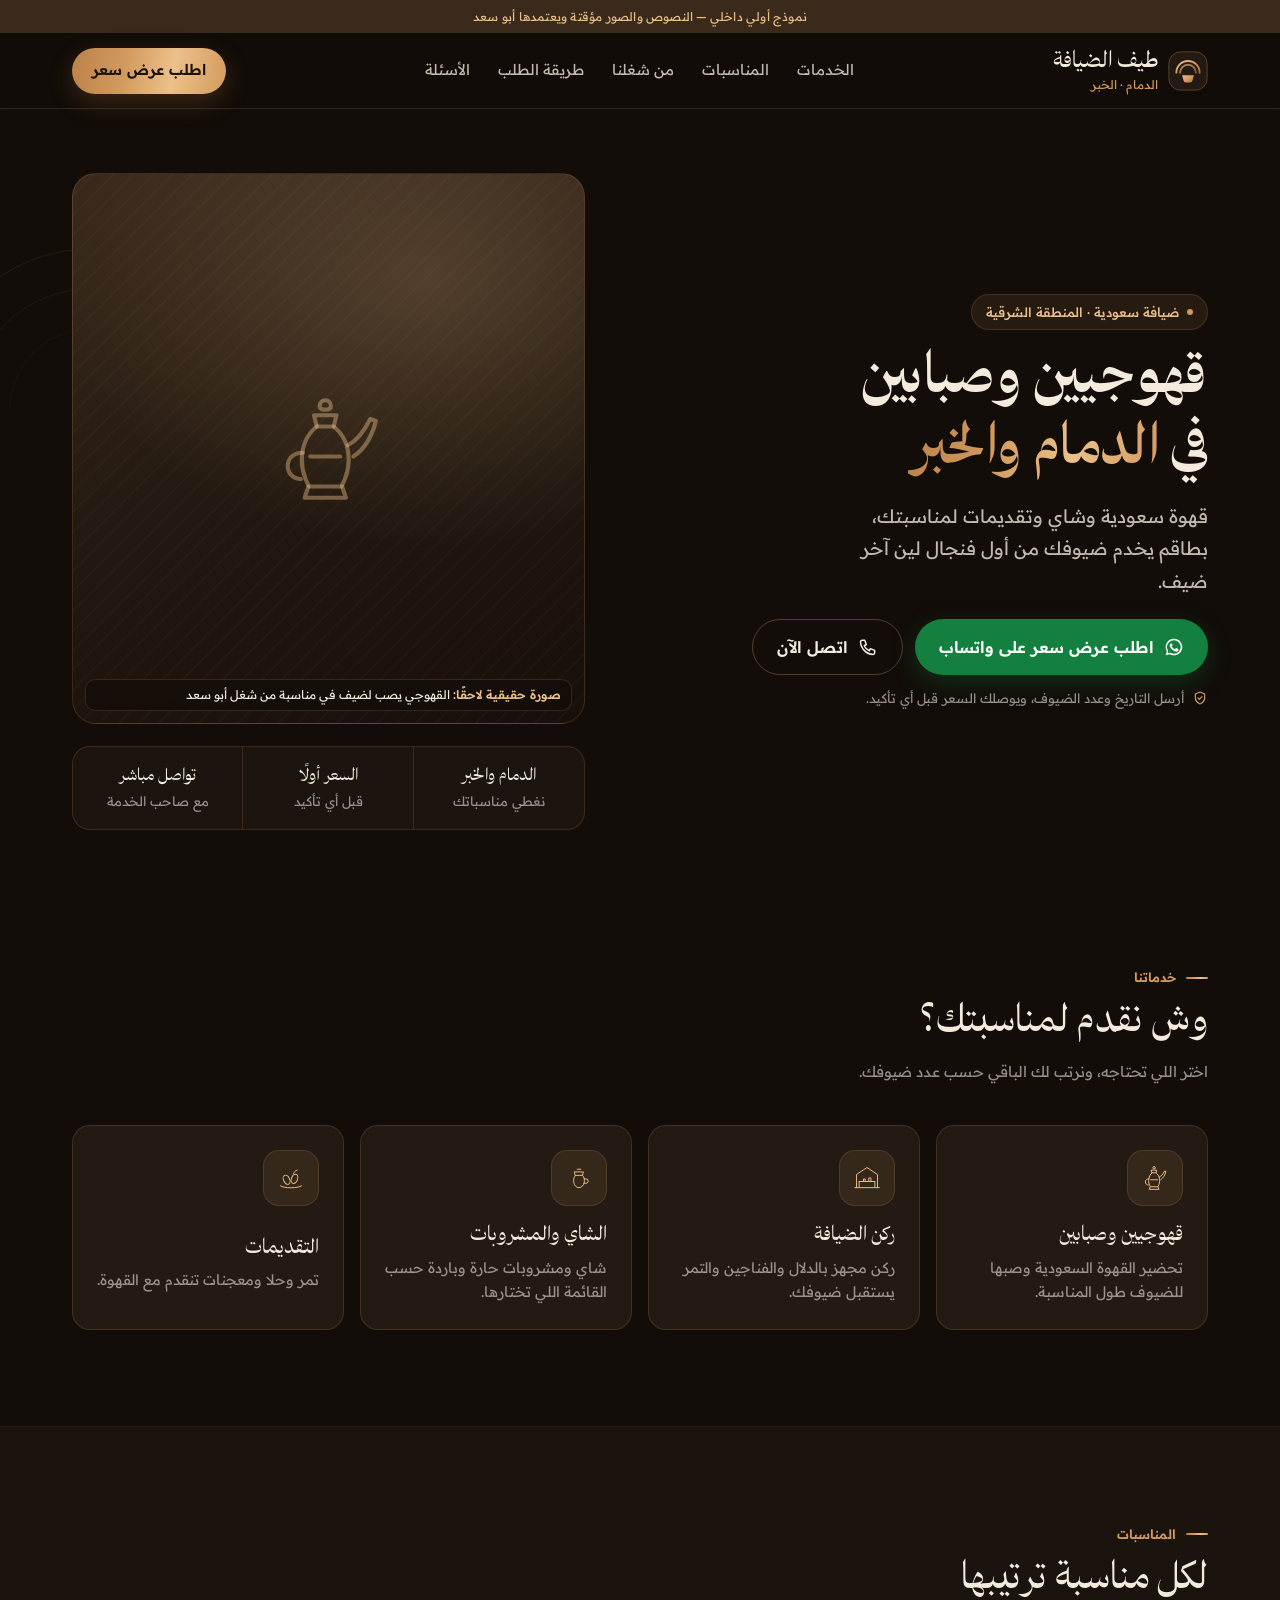
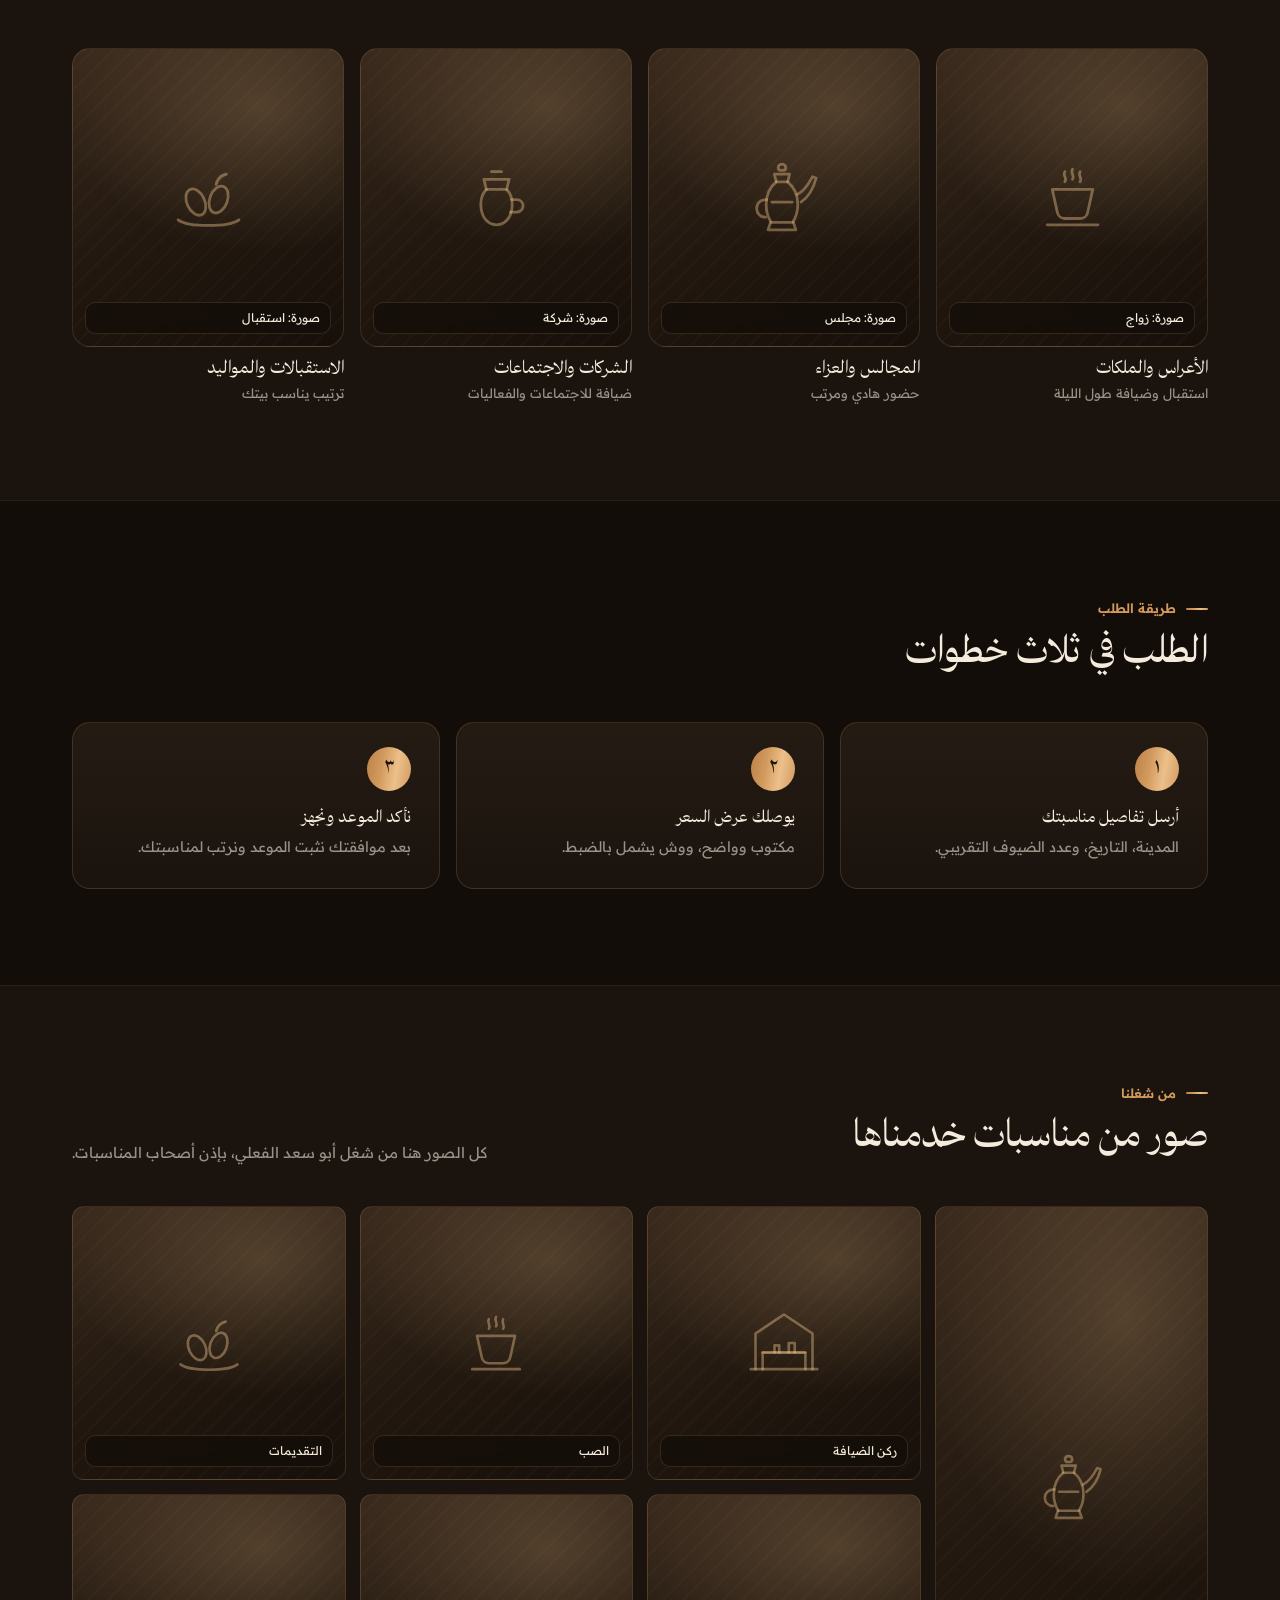
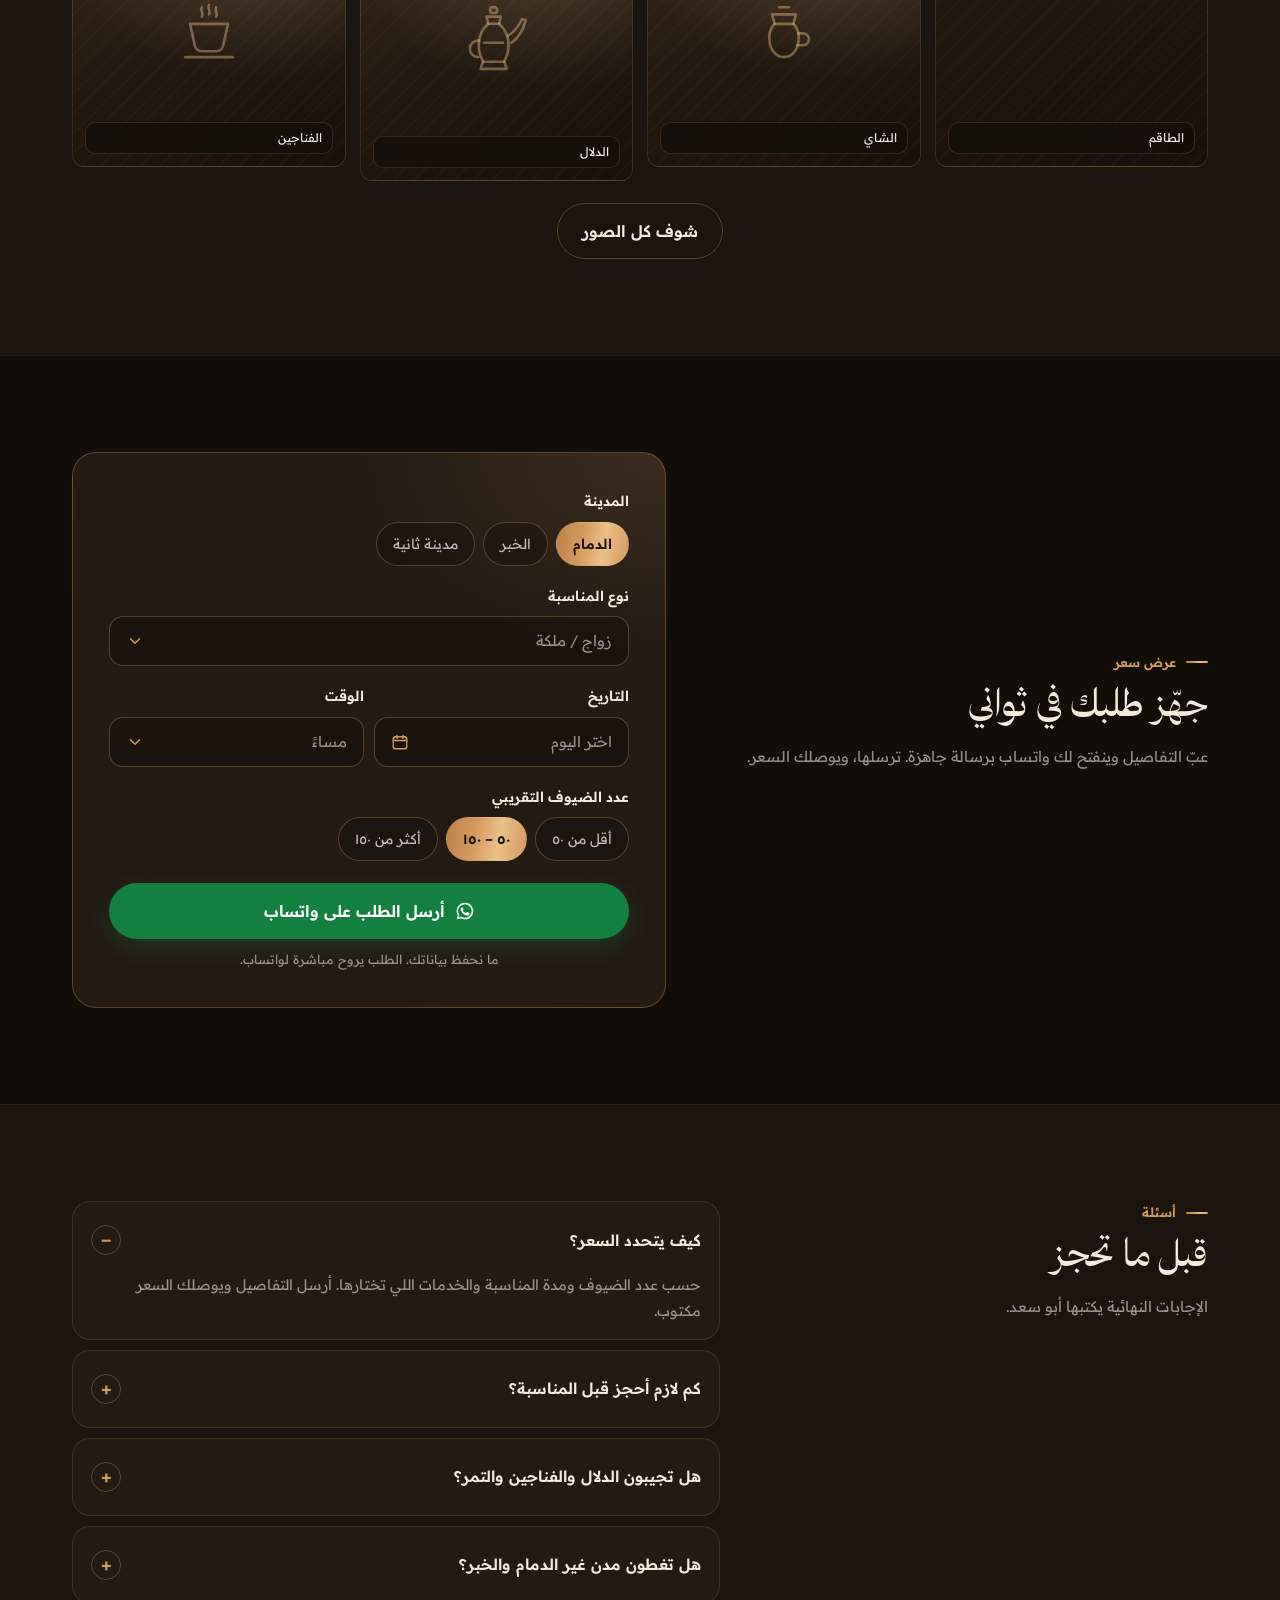
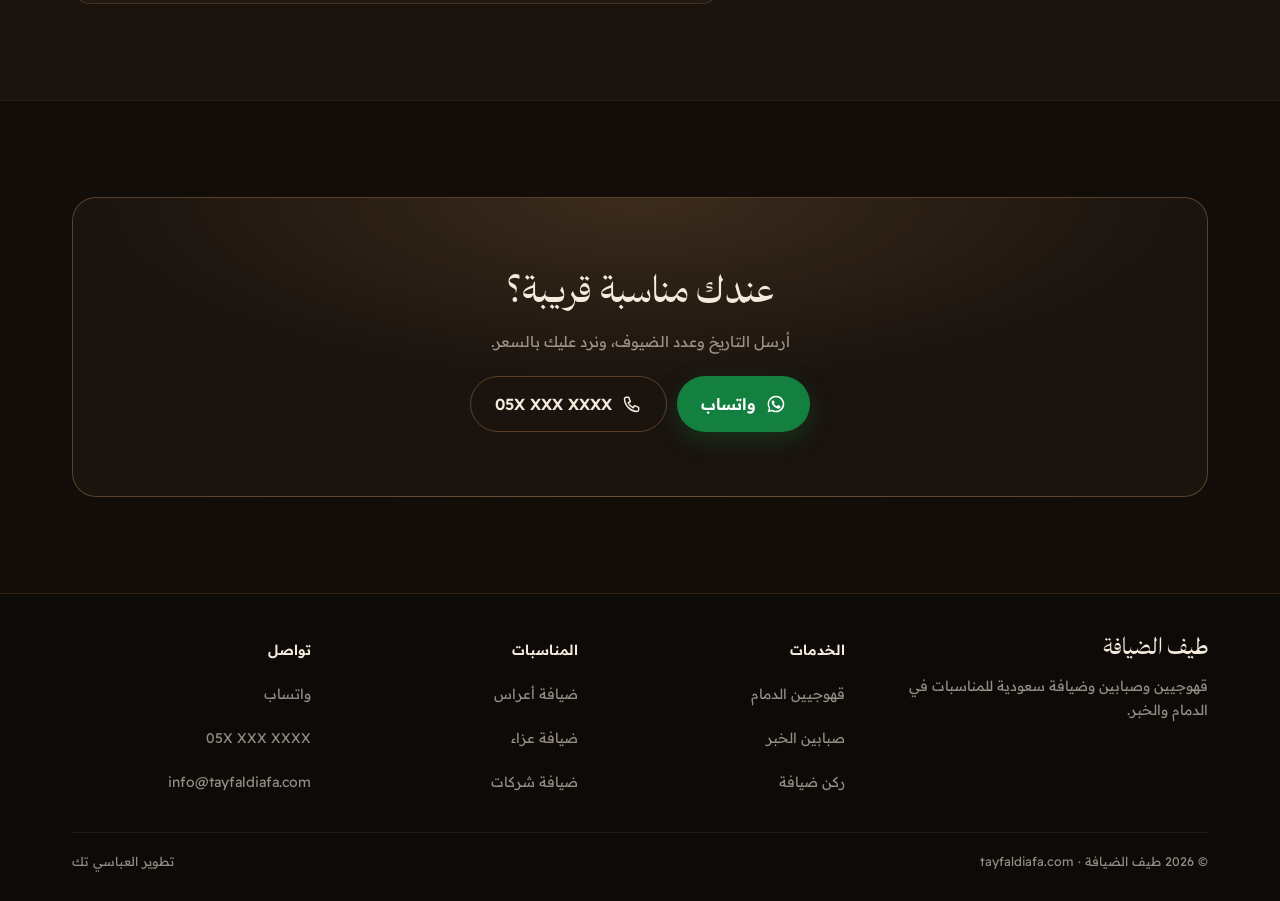
<file: docs/02-design-research/prototype/index.html>
<!doctype html>
<html lang="ar" dir="rtl">
<head>
<meta charset="utf-8">
<meta name="viewport" content="width=device-width, initial-scale=1">
<meta name="robots" content="noindex, nofollow">
<title>قهوجيين وصبابين في الدمام والخبر | طيف الضيافة — نموذج أولي</title>
<style>
/* ============ نموذج أولي داخلي — لا يُنشر ============ */
@font-face{font-family:"Camel";src:url(../../client/offer/fonts/camel-700.ttf);font-weight:700}
@font-face{font-family:"Camel";src:url(../../client/offer/fonts/camel-900.ttf);font-weight:900}
@font-face{font-family:"Readex";src:url(../../client/offer/fonts/ReadexPro-400.ttf);font-weight:400}
@font-face{font-family:"Readex";src:url(../../client/offer/fonts/ReadexPro-500.ttf);font-weight:500}
@font-face{font-family:"Readex";src:url(../../client/offer/fonts/ReadexPro-600.ttf);font-weight:600}
@font-face{font-family:"Readex";src:url(../../client/offer/fonts/ReadexPro-700.ttf);font-weight:700}
:root{
  --roast:#120d09; --roast-2:#1a130e; --roast-3:#231a13; --roast-4:#2d2219;
  --copper:#d39a5e; --copper-hi:#ecc08a; --copper-lo:#a8703d;
  --sand:#f4ebdd; --sand-2:rgba(244,235,221,.78); --sand-3:rgba(244,235,221,.58);
  --line:rgba(211,154,94,.18); --line-2:rgba(211,154,94,.34);
  --tayf:linear-gradient(100deg,#bb8148 0%,#d39a5e 35%,#ecc08a 65%,#d39a5e 100%);
  --wa:#14803f;
  --f-display:"Camel","Readex",system-ui,sans-serif;
  --f-body:"Readex",system-ui,-apple-system,sans-serif;
  --r-sm:12px; --r-md:18px; --r-lg:24px; --pill:999px;
  --gutter:20px; --maxw:1200px; --sec:64px;
  --hdr:60px; --bar:68px;
}
*{box-sizing:border-box;margin:0;padding:0}
html{scroll-behavior:smooth}
body{font-family:var(--f-body);font-size:16px;line-height:1.75;color:var(--sand-2);background:var(--roast);padding-bottom:var(--bar);-webkit-font-smoothing:antialiased}
a{color:inherit;text-decoration:none}
img,svg{display:block}
.wrap{max-width:var(--maxw);margin-inline:auto;padding-inline:var(--gutter)}
.ribbon{background:#3a2a1c;color:var(--copper-hi);font-size:12px;text-align:center;padding:6px 12px;letter-spacing:.2px}

/* ---------- Header ---------- */
.hdr{position:sticky;top:0;z-index:50;height:var(--hdr);background:rgba(18,13,9,.86);backdrop-filter:blur(14px) saturate(1.3);border-bottom:1px solid var(--line)}
.hdr .wrap{height:100%;display:flex;align-items:center;justify-content:space-between;gap:16px}
.brand{display:flex;align-items:center;gap:10px}
.brand-name{font-family:var(--f-display);font-weight:700;font-size:21px;color:var(--sand);line-height:1;white-space:nowrap}
.brand-sub{font-size:12px;color:var(--copper);margin-top:4px;line-height:1}
.nav{display:none;gap:28px;font-size:15px;color:var(--sand-2)}
.nav a:hover{color:var(--copper-hi)}
.hdr-call{display:inline-flex;align-items:center;gap:8px;height:44px;padding:0 16px;border:1px solid var(--line-2);border-radius:var(--pill);color:var(--copper-hi);font-weight:600;font-size:14px}
.hdr .hdr-cta{display:none}

/* ---------- Buttons ---------- */
.btn{display:inline-flex;align-items:center;justify-content:center;gap:10px;height:56px;padding:0 24px;border-radius:var(--pill);font-weight:600;font-size:16px;white-space:nowrap}
.btn-wa{background:var(--wa);color:#fff;box-shadow:0 8px 24px rgba(20,128,63,.28)}
.btn-copper{background:var(--tayf);color:#1b120a;box-shadow:0 8px 24px rgba(168,112,61,.28)}
.btn-ghost{border:1px solid var(--line-2);color:var(--sand)}
.btn svg{width:20px;height:20px}

/* ---------- Hero ---------- */
.hero{position:relative;overflow:hidden;padding:28px 0 8px}
.hero::before{content:"";position:absolute;inset:-20% -40% auto auto;width:520px;height:520px;background:radial-gradient(closest-side,rgba(211,154,94,.20),transparent 70%);pointer-events:none}
.arcs{position:absolute;top:-40px;left:-90px;width:360px;opacity:.5;pointer-events:none}
.hero-grid{position:relative;display:grid;gap:24px}
.chip{display:inline-flex;align-items:center;gap:8px;font-size:13px;font-weight:500;color:var(--copper-hi);background:rgba(211,154,94,.10);border:1px solid var(--line);padding:6px 14px;border-radius:var(--pill)}
.chip i{width:6px;height:6px;border-radius:50%;background:var(--copper)}
h1{font-family:var(--f-display);font-weight:900;color:var(--sand);font-size:36px;line-height:1.3;margin:16px 0 12px;letter-spacing:-.2px}
h1 .accent{background:var(--tayf);-webkit-background-clip:text;background-clip:text;color:transparent}
.lead{font-size:16.5px;color:var(--sand-2);max-width:34ch}
.hero-ctas{display:grid;grid-template-columns:1fr;gap:10px;margin-top:22px}
.hero-note{font-size:13px;color:var(--sand-3);margin-top:12px;display:flex;gap:8px;align-items:center}
.hero-note svg{width:16px;height:16px;color:var(--copper)}

/* placeholder photos */
.ph{position:relative;border-radius:var(--r-lg);overflow:hidden;background:
  radial-gradient(120% 80% at 70% 20%,rgba(236,192,138,.20),transparent 60%),
  linear-gradient(160deg,#3a2a1d 0%,#22180f 55%,#170f0a 100%);border:1px solid var(--line);display:flex;align-items:center;justify-content:center}
.ph::after{content:"";position:absolute;inset:0;background:repeating-linear-gradient(135deg,rgba(255,255,255,.018) 0 2px,transparent 2px 14px)}
.ph svg.ico{width:34%;max-width:120px;color:rgba(236,192,138,.42);position:relative;z-index:1}
.ph .cap{position:absolute;z-index:2;bottom:12px;right:12px;left:12px;font-size:12px;color:var(--sand);background:rgba(18,13,9,.72);backdrop-filter:blur(6px);border:1px solid var(--line);padding:6px 10px;border-radius:10px;line-height:1.5}
.ph .cap b{color:var(--copper-hi);font-weight:600}
.hero-ph{aspect-ratio:4/3.2}

.facts{display:grid;grid-template-columns:repeat(3,1fr);margin-top:22px;border:1px solid var(--line);border-radius:var(--r-md);background:rgba(35,26,19,.6)}
.fact{padding:14px 8px;text-align:center}
.fact+.fact{border-inline-start:1px solid var(--line)}
.fact strong{display:block;font-family:var(--f-display);font-weight:700;color:var(--sand);font-size:16px;line-height:1.35}
.fact span{font-size:12px;color:var(--sand-3);line-height:1.5;display:block;margin-top:2px}

/* ---------- Sections ---------- */
section{padding:var(--sec) 0}
.alt{background:var(--roast-2);border-block:1px solid rgba(211,154,94,.08)}
.sec-head{margin-bottom:26px}
.eyebrow{font-size:13px;font-weight:600;color:var(--copper);display:flex;align-items:center;gap:10px}
.eyebrow::before{content:"";width:22px;height:2px;border-radius:2px;background:var(--tayf)}
h2{font-family:var(--f-display);font-weight:700;color:var(--sand);font-size:28px;line-height:1.35;margin-top:8px}
.sec-head p{margin-top:8px;color:var(--sand-3);font-size:15px;max-width:52ch}

/* services */
.svc{display:grid;gap:12px}
.svc-card{display:grid;grid-template-columns:56px 1fr;gap:14px;align-items:start;padding:18px;border-radius:var(--r-md);background:var(--roast-3);border:1px solid var(--line)}
.svc-ico{width:56px;height:56px;border-radius:16px;display:grid;place-items:center;background:rgba(211,154,94,.10);border:1px solid var(--line);color:var(--copper-hi)}
.svc-ico svg{width:28px;height:28px}
.svc-card h3{font-family:var(--f-display);font-weight:700;font-size:19px;color:var(--sand);line-height:1.4}
.svc-card p{font-size:14.5px;color:var(--sand-3);margin-top:4px;line-height:1.7}

/* occasions */
.occ{display:grid;grid-template-columns:1fr 1fr;gap:12px}
.occ-card .ph{aspect-ratio:1/1.1;border-radius:var(--r-md)}
.occ-card .ph svg.ico{width:30%}
.occ-card h3{font-family:var(--f-display);font-weight:700;font-size:17px;color:var(--sand);margin-top:10px;line-height:1.4}
.occ-card p{font-size:13px;color:var(--sand-3);line-height:1.6}

/* steps */
.steps{display:grid;gap:12px;counter-reset:s}
.step{position:relative;padding:20px 20px 20px 20px;padding-inline-start:72px;border-radius:var(--r-md);border:1px solid var(--line);background:linear-gradient(180deg,rgba(45,34,25,.7),rgba(35,26,19,.5))}
.step::before{counter-increment:s;content:counter(s,arabic-indic);position:absolute;inset-inline-start:18px;top:18px;width:40px;height:40px;border-radius:50%;display:grid;place-items:center;font-family:var(--f-display);font-weight:900;font-size:20px;color:#1b120a;background:var(--tayf)}
.step h3{font-family:var(--f-display);font-weight:700;color:var(--sand);font-size:18px;line-height:1.4}
.step p{font-size:14.5px;color:var(--sand-3);margin-top:2px}

/* gallery */
.gal{display:grid;grid-template-columns:1fr 1fr;gap:10px}
.gal .ph{aspect-ratio:1/1;border-radius:var(--r-sm)}
.gal .ph.tall{grid-row:span 2;aspect-ratio:auto}
.gal .ph svg.ico{width:28%}
.center{display:flex;justify-content:center;margin-top:22px}

/* quote form */
.quote{border-radius:var(--r-lg);border:1px solid var(--line-2);background:
  radial-gradient(90% 60% at 100% 0%,rgba(211,154,94,.14),transparent 60%),var(--roast-3);padding:24px 18px}
.field{margin-top:18px}
.field label{display:block;font-size:14px;font-weight:600;color:var(--sand);margin-bottom:8px}
.seg{display:flex;flex-wrap:wrap;gap:8px}
.seg span{height:44px;padding:0 16px;display:inline-flex;align-items:center;border-radius:var(--pill);border:1px solid var(--line-2);font-size:14px;color:var(--sand-2);background:rgba(18,13,9,.4)}
.seg span.on{background:var(--tayf);color:#1b120a;border-color:transparent;font-weight:600}
.input{height:50px;border-radius:14px;border:1px solid var(--line-2);background:rgba(18,13,9,.5);display:flex;align-items:center;justify-content:space-between;padding:0 16px;font-size:15px;color:var(--sand-3)}
.input svg{width:18px;height:18px;color:var(--copper)}
.two{display:grid;grid-template-columns:1fr 1fr;gap:10px}
.quote .btn{width:100%;margin-top:22px}
.privacy{font-size:12.5px;color:var(--sand-3);text-align:center;margin-top:10px}

/* faq */
.faq{display:grid;gap:10px}
.q{border:1px solid var(--line);border-radius:var(--r-md);background:var(--roast-3);padding:16px 18px}
.q summary{list-style:none;min-height:44px;display:flex;justify-content:space-between;align-items:center;gap:12px;font-weight:600;color:var(--sand);font-size:15.5px;cursor:pointer}
.q summary::-webkit-details-marker{display:none}
.q summary i{flex:none;width:30px;height:30px;border-radius:50%;border:1px solid var(--line-2);display:grid;place-items:center;color:var(--copper);font-style:normal;font-size:18px;line-height:1}
.q p{margin-top:10px;font-size:14.5px;color:var(--sand-3)}

/* final CTA */
.final{text-align:center;padding:36px 20px;border-radius:var(--r-lg);border:1px solid var(--line-2);background:radial-gradient(70% 90% at 50% 0%,rgba(211,154,94,.18),transparent 70%),var(--roast-2)}
.final h2{font-size:26px}
.final p{color:var(--sand-3);margin:8px auto 20px;max-width:40ch;font-size:15px}
.final .row{display:grid;gap:10px}

/* footer */
footer{padding:44px 0 28px;border-top:1px solid var(--line);background:#0e0a07}
.f-grid{display:grid;gap:28px}
.f-about{font-size:14px;color:var(--sand-3);margin-top:12px;max-width:40ch}
.f-col h4{font-size:14px;color:var(--sand);margin-bottom:10px;font-weight:600}
.f-col a{display:flex;align-items:center;min-height:44px;font-size:14px;color:var(--sand-3)}
.f-bottom{margin-top:28px;padding-top:18px;border-top:1px solid rgba(211,154,94,.10);display:flex;flex-wrap:wrap;justify-content:space-between;gap:8px;font-size:12.5px;color:var(--sand-3)}

/* sticky bar (mobile) */
.bar{position:fixed;inset:auto 0 0 0;z-index:60;height:var(--bar);padding:8px 12px calc(8px + env(safe-area-inset-bottom));display:grid;grid-template-columns:1.25fr 1fr;gap:8px;background:rgba(14,10,7,.95);backdrop-filter:blur(12px);border-top:1px solid var(--line)}
.bar .btn{height:52px;font-size:15px;padding:0 12px}

/* ---------- Desktop ---------- */
@media (min-width:960px){
  :root{--gutter:32px;--sec:96px;--hdr:76px}
  body{padding-bottom:0}
  .bar{display:none}
  .nav{display:flex}
  .hdr-call{display:none}
  .hdr .hdr-cta{display:inline-flex;height:46px;font-size:15px;padding:0 20px}
  .brand-name{font-size:24px}
  .hero{padding:64px 0 40px}
  .hero-grid{grid-template-columns:1.05fr .95fr;align-items:center;gap:56px}
  h1{font-size:58px;line-height:1.22}
  .lead{font-size:18.5px}
  .hero-ctas{grid-template-columns:auto auto;justify-content:start;gap:12px}
  .hero-ph{aspect-ratio:4/4.3}
  .facts{max-width:560px}
  .fact{padding:18px 12px}
  .fact strong{font-size:18px}
  .fact span{font-size:13px}
  h2{font-size:40px}
  .sec-head{margin-bottom:40px}
  .sec-head.split{display:flex;justify-content:space-between;align-items:end;gap:24px}
  .svc{grid-template-columns:repeat(4,1fr);gap:16px}
  .svc-card{grid-template-columns:1fr;padding:24px;gap:16px}
  .svc-card h3{font-size:21px}
  .occ{grid-template-columns:repeat(4,1fr);gap:16px}
  .occ-card h3{font-size:19px}
  .steps{grid-template-columns:repeat(3,1fr);gap:16px}
  .step{padding:28px;padding-top:84px}
  .step::before{top:24px;inset-inline-start:28px;width:44px;height:44px}
  .gal{grid-template-columns:repeat(4,1fr);gap:14px}
  .quote-wrap{display:grid;grid-template-columns:.9fr 1.1fr;gap:56px;align-items:center}
  .quote{padding:36px}
  .faq-wrap{display:grid;grid-template-columns:.8fr 1.2fr;gap:56px}
  .final{padding:64px 32px}
  .final h2{font-size:38px}
  .final .row{grid-template-columns:auto auto;justify-content:center}
  .f-grid{grid-template-columns:1.4fr 1fr 1fr 1fr}
}
</style>
</head>
<body>

<svg width="0" height="0" style="position:absolute" aria-hidden="true">
  <defs>
    <symbol id="i-wa" viewBox="0 0 24 24"><path fill="currentColor" d="M12 2a10 10 0 0 0-8.6 15.1L2 22l5-1.3A10 10 0 1 0 12 2Zm0 18.2c-1.6 0-3.1-.4-4.4-1.2l-.3-.2-3 .8.8-2.9-.2-.3A8.2 8.2 0 1 1 12 20.2Zm4.5-6.1c-.2-.1-1.5-.7-1.7-.8-.2-.1-.4-.1-.6.1l-.8 1c-.1.2-.3.2-.5.1a6.7 6.7 0 0 1-3.3-2.9c-.3-.4.2-.4.7-1.3.1-.2 0-.3 0-.4l-.8-1.8c-.2-.5-.4-.4-.6-.4h-.5a1 1 0 0 0-.7.3 3 3 0 0 0-.9 2.2 5.2 5.2 0 0 0 1.1 2.7 11.8 11.8 0 0 0 4.5 4c1.7.7 2.3.8 3.2.6.5-.1 1.5-.6 1.7-1.2.2-.6.2-1.1.2-1.2-.1-.1-.3-.2-.5-.3Z"/></symbol>
    <symbol id="i-phone" viewBox="0 0 24 24"><path fill="none" stroke="currentColor" stroke-width="1.8" stroke-linecap="round" stroke-linejoin="round" d="M5 4h3l2 5-2.5 1.5a11 11 0 0 0 6 6L15 14l5 2v3a2 2 0 0 1-2 2A16 16 0 0 1 3 6a2 2 0 0 1 2-2Z"/></symbol>
    <symbol id="i-dallah" viewBox="0 0 64 64"><g fill="none" stroke="currentColor" stroke-width="2.2" stroke-linecap="round" stroke-linejoin="round"><path d="M30 6c2 0 3 1.5 3 3s-1 2-3 2-3-.5-3-2 1-3 3-3Z"/><path d="M24 14h12l-1.5 6h-9z"/><path d="M25.5 20c-5 4-8 10-8 18 0 8 4 14 4 14h17s4-6 4-14c0-8-3-14-8-18"/><path d="M42 30c4-2 8-6 12-14l3 1c-2 8-6 15-12 19"/><path d="M18 34c-5 0-8 3-8 7s3 7 7 7"/><path d="M21 52l-2 6h22l-2-6"/><path d="M22 36h16"/></g></symbol>
    <symbol id="i-cup" viewBox="0 0 64 64"><g fill="none" stroke="currentColor" stroke-width="2.2" stroke-linecap="round" stroke-linejoin="round"><path d="M16 26h32l-4 18a6 6 0 0 1-6 5H26a6 6 0 0 1-6-5Z"/><path d="M12 54h40"/><path d="M26 12c-2 3 2 5 0 8M32 10c-2 3 2 5 0 8M38 12c-2 3 2 5 0 8"/></g></symbol>
    <symbol id="i-tea" viewBox="0 0 64 64"><g fill="none" stroke="currentColor" stroke-width="2.2" stroke-linecap="round" stroke-linejoin="round"><path d="M22 18h20l-2 8H24z"/><path d="M24 26c-4 4-5 10-4 16 1 7 6 12 12 12s11-5 12-12c1-6 0-12-4-16"/><path d="M44 34h4a5 5 0 0 1 0 10h-5"/><path d="M28 12h8"/></g></symbol>
    <symbol id="i-dates" viewBox="0 0 64 64"><g fill="none" stroke="currentColor" stroke-width="2.2" stroke-linecap="round" stroke-linejoin="round"><ellipse cx="22" cy="36" rx="7" ry="11" transform="rotate(-25 22 36)"/><ellipse cx="40" cy="34" rx="7" ry="11" transform="rotate(20 40 34)"/><path d="M8 50c8 6 40 6 48 0"/><path d="M38 22c1-4 4-7 8-8"/></g></symbol>
    <symbol id="i-corner" viewBox="0 0 64 64"><g fill="none" stroke="currentColor" stroke-width="2.2" stroke-linecap="round" stroke-linejoin="round"><path d="M8 54V24L32 8l24 16v30"/><path d="M14 54V40h36v14"/><path d="M14 40h36"/><path d="M24 40v-6h4v6M36 40v-8h5v8"/><path d="M4 54h56"/></g></symbol>
    <symbol id="i-cal" viewBox="0 0 24 24"><g fill="none" stroke="currentColor" stroke-width="1.8" stroke-linecap="round"><rect x="3" y="5" width="18" height="16" rx="3"/><path d="M3 10h18M8 3v4M16 3v4"/></g></symbol>
    <symbol id="i-down" viewBox="0 0 24 24"><path fill="none" stroke="currentColor" stroke-width="2" stroke-linecap="round" stroke-linejoin="round" d="m6 9 6 6 6-6"/></symbol>
    <symbol id="i-shield" viewBox="0 0 24 24"><path fill="none" stroke="currentColor" stroke-width="1.8" stroke-linecap="round" stroke-linejoin="round" d="M12 3 5 6v5c0 5 3 8.5 7 10 4-1.5 7-5 7-10V6Zm-3 9 2 2 4-4"/></symbol>
  </defs>
</svg>

<div class="ribbon">نموذج أولي داخلي — النصوص والصور مؤقتة ويعتمدها أبو سعد</div>

<header class="hdr">
  <div class="wrap">
    <a class="brand" href="#">
      <svg width="40" height="40" viewBox="0 0 48 48" aria-hidden="true">
        <defs><linearGradient id="g" x1="0" y1="0" x2="1" y2="1"><stop offset="0" stop-color="#ecc08a"/><stop offset=".55" stop-color="#d39a5e"/><stop offset="1" stop-color="#a8703d"/></linearGradient></defs>
        <rect x="1" y="1" width="46" height="46" rx="14" fill="#231a13" stroke="rgba(211,154,94,.4)"/>
        <path d="M10 26a14 14 0 0 1 28 0" fill="none" stroke="url(#g)" stroke-width="2.2" stroke-linecap="round"/>
        <path d="M14.5 26a9.5 9.5 0 0 1 19 0" fill="none" stroke="url(#g)" stroke-width="2.2" stroke-linecap="round" opacity=".7"/>
        <path d="M17 29h14l-1.6 6.4a3 3 0 0 1-2.9 2.3h-5a3 3 0 0 1-2.9-2.3Z" fill="url(#g)"/>
      </svg>
      <div>
        <div class="brand-name">طيف الضيافة</div>
        <div class="brand-sub">الدمام · الخبر</div>
      </div>
    </a>
    <nav class="nav">
      <a href="#services">الخدمات</a><a href="#occasions">المناسبات</a><a href="#gallery">من شغلنا</a><a href="#how">طريقة الطلب</a><a href="#faq">الأسئلة</a>
    </nav>
    <a class="hdr-call" href="#"><svg width="18" height="18"><use href="#i-phone"/></svg>اتصل</a>
    <a class="btn btn-copper hdr-cta" href="#quote">اطلب عرض سعر</a>
  </div>
</header>

<main>
<!-- HERO -->
<div class="hero">
  <svg class="arcs" viewBox="0 0 360 360" aria-hidden="true"><g fill="none" stroke="#d39a5e" stroke-linecap="round"><path d="M20 340a160 160 0 0 1 320 0" stroke-opacity=".22"/><path d="M60 340a120 120 0 0 1 240 0" stroke-opacity=".16"/><path d="M100 340a80 80 0 0 1 160 0" stroke-opacity=".10"/></g></svg>
  <div class="wrap hero-grid">
    <div>
      <span class="chip"><i></i>ضيافة سعودية · المنطقة الشرقية</span>
      <h1>قهوجيين وصبابين<br>في <span class="accent">الدمام والخبر</span></h1>
      <p class="lead">قهوة سعودية وشاي وتقديمات لمناسبتك، بطاقم يخدم ضيوفك من أول فنجال لين آخر ضيف.</p>
      <div class="hero-ctas">
        <a class="btn btn-wa" href="#quote"><svg><use href="#i-wa"/></svg>اطلب عرض سعر على واتساب</a>
        <a class="btn btn-ghost" href="#"><svg><use href="#i-phone"/></svg>اتصل الآن</a>
      </div>
      <p class="hero-note"><svg><use href="#i-shield"/></svg>أرسل التاريخ وعدد الضيوف، ويوصلك السعر قبل أي تأكيد.</p>
    </div>
    <div>
      <div class="ph hero-ph"><svg class="ico"><use href="#i-dallah"/></svg><div class="cap"><b>صورة حقيقية لاحقًا:</b> القهوجي يصب لضيف في مناسبة من شغل أبو سعد</div></div>
      <div class="facts">
        <div class="fact"><strong>الدمام والخبر</strong><span>نغطي مناسباتك</span></div>
        <div class="fact"><strong>السعر أولًا</strong><span>قبل أي تأكيد</span></div>
        <div class="fact"><strong>تواصل مباشر</strong><span>مع صاحب الخدمة</span></div>
      </div>
    </div>
  </div>
</div>

<!-- SERVICES -->
<section id="services">
  <div class="wrap">
    <div class="sec-head">
      <div class="eyebrow">خدماتنا</div>
      <h2>وش نقدم لمناسبتك؟</h2>
      <p>اختر اللي تحتاجه، ونرتب لك الباقي حسب عدد ضيوفك.</p>
    </div>
    <div class="svc">
      <article class="svc-card"><div class="svc-ico"><svg><use href="#i-dallah"/></svg></div><div><h3>قهوجيين وصبابين</h3><p>تحضير القهوة السعودية وصبها للضيوف طول المناسبة.</p></div></article>
      <article class="svc-card"><div class="svc-ico"><svg><use href="#i-corner"/></svg></div><div><h3>ركن الضيافة</h3><p>ركن مجهز بالدلال والفناجين والتمر يستقبل ضيوفك.</p></div></article>
      <article class="svc-card"><div class="svc-ico"><svg><use href="#i-tea"/></svg></div><div><h3>الشاي والمشروبات</h3><p>شاي ومشروبات حارة وباردة حسب القائمة اللي تختارها.</p></div></article>
      <article class="svc-card"><div class="svc-ico"><svg><use href="#i-dates"/></svg></div><div><h3>التقديمات</h3><p>تمر وحلا ومعجنات تنقدم مع القهوة.</p></div></article>
    </div>
  </div>
</section>

<!-- OCCASIONS -->
<section id="occasions" class="alt">
  <div class="wrap">
    <div class="sec-head">
      <div class="eyebrow">المناسبات</div>
      <h2>لكل مناسبة ترتيبها</h2>
    </div>
    <div class="occ">
      <div class="occ-card"><div class="ph"><svg class="ico"><use href="#i-cup"/></svg><div class="cap">صورة: زواج</div></div><h3>الأعراس والملكات</h3><p>استقبال وضيافة طول الليلة</p></div>
      <div class="occ-card"><div class="ph"><svg class="ico"><use href="#i-dallah"/></svg><div class="cap">صورة: مجلس</div></div><h3>المجالس والعزاء</h3><p>حضور هادي ومرتب</p></div>
      <div class="occ-card"><div class="ph"><svg class="ico"><use href="#i-tea"/></svg><div class="cap">صورة: شركة</div></div><h3>الشركات والاجتماعات</h3><p>ضيافة للاجتماعات والفعاليات</p></div>
      <div class="occ-card"><div class="ph"><svg class="ico"><use href="#i-dates"/></svg><div class="cap">صورة: استقبال</div></div><h3>الاستقبالات والمواليد</h3><p>ترتيب يناسب بيتك</p></div>
    </div>
  </div>
</section>

<!-- HOW -->
<section id="how">
  <div class="wrap">
    <div class="sec-head">
      <div class="eyebrow">طريقة الطلب</div>
      <h2>الطلب في ثلاث خطوات</h2>
    </div>
    <div class="steps">
      <div class="step"><h3>أرسل تفاصيل مناسبتك</h3><p>المدينة، التاريخ، وعدد الضيوف التقريبي.</p></div>
      <div class="step"><h3>يوصلك عرض السعر</h3><p>مكتوب وواضح، ووش يشمل بالضبط.</p></div>
      <div class="step"><h3>نأكد الموعد ونجهز</h3><p>بعد موافقتك نثبت الموعد ونرتب لمناسبتك.</p></div>
    </div>
  </div>
</section>

<!-- GALLERY -->
<section id="gallery" class="alt">
  <div class="wrap">
    <div class="sec-head split">
      <div><div class="eyebrow">من شغلنا</div><h2>صور من مناسبات خدمناها</h2></div>
      <p>كل الصور هنا من شغل أبو سعد الفعلي، بإذن أصحاب المناسبات.</p>
    </div>
    <div class="gal">
      <div class="ph tall"><svg class="ico"><use href="#i-dallah"/></svg><div class="cap">الطاقم</div></div>
      <div class="ph"><svg class="ico"><use href="#i-corner"/></svg><div class="cap">ركن الضيافة</div></div>
      <div class="ph"><svg class="ico"><use href="#i-cup"/></svg><div class="cap">الصب</div></div>
      <div class="ph"><svg class="ico"><use href="#i-dates"/></svg><div class="cap">التقديمات</div></div>
      <div class="ph"><svg class="ico"><use href="#i-tea"/></svg><div class="cap">الشاي</div></div>
      <div class="ph tall"><svg class="ico"><use href="#i-dallah"/></svg><div class="cap">الدلال</div></div>
      <div class="ph"><svg class="ico"><use href="#i-cup"/></svg><div class="cap">الفناجين</div></div>
    </div>
    <div class="center"><a class="btn btn-ghost" href="#">شوف كل الصور</a></div>
  </div>
</section>

<!-- QUOTE -->
<section id="quote">
  <div class="wrap quote-wrap">
    <div class="sec-head">
      <div class="eyebrow">عرض سعر</div>
      <h2>جهّز طلبك في ثواني</h2>
      <p>عبّ التفاصيل وينفتح لك واتساب برسالة جاهزة. ترسلها، ويوصلك السعر.</p>
    </div>
    <div class="quote">
      <div class="field" style="margin-top:0"><label>المدينة</label><div class="seg"><span class="on">الدمام</span><span>الخبر</span><span>مدينة ثانية</span></div></div>
      <div class="field"><label>نوع المناسبة</label><div class="input">زواج / ملكة<svg><use href="#i-down"/></svg></div></div>
      <div class="two">
        <div class="field"><label>التاريخ</label><div class="input">اختر اليوم<svg><use href="#i-cal"/></svg></div></div>
        <div class="field"><label>الوقت</label><div class="input">مساءً<svg><use href="#i-down"/></svg></div></div>
      </div>
      <div class="field"><label>عدد الضيوف التقريبي</label><div class="seg"><span>أقل من ٥٠</span><span class="on">٥٠ – ١٥٠</span><span>أكثر من ١٥٠</span></div></div>
      <a class="btn btn-wa" href="#"><svg><use href="#i-wa"/></svg>أرسل الطلب على واتساب</a>
      <p class="privacy">ما نحفظ بياناتك. الطلب يروح مباشرة لواتساب.</p>
    </div>
  </div>
</section>

<!-- FAQ -->
<section id="faq" class="alt">
  <div class="wrap faq-wrap">
    <div class="sec-head">
      <div class="eyebrow">أسئلة</div>
      <h2>قبل ما تحجز</h2>
      <p>الإجابات النهائية يكتبها أبو سعد.</p>
    </div>
    <div class="faq">
      <details class="q" open><summary>كيف يتحدد السعر؟<i>−</i></summary><p>حسب عدد الضيوف ومدة المناسبة والخدمات اللي تختارها. أرسل التفاصيل ويوصلك السعر مكتوب.</p></details>
      <details class="q"><summary>كم لازم أحجز قبل المناسبة؟<i>+</i></summary></details>
      <details class="q"><summary>هل تجيبون الدلال والفناجين والتمر؟<i>+</i></summary></details>
      <details class="q"><summary>هل تغطون مدن غير الدمام والخبر؟<i>+</i></summary></details>
    </div>
  </div>
</section>

<!-- FINAL -->
<section>
  <div class="wrap">
    <div class="final">
      <h2>عندك مناسبة قريبة؟</h2>
      <p>أرسل التاريخ وعدد الضيوف، ونرد عليك بالسعر.</p>
      <div class="row">
        <a class="btn btn-wa" href="#quote"><svg><use href="#i-wa"/></svg>واتساب</a>
        <a class="btn btn-ghost" href="#"><svg><use href="#i-phone"/></svg>05X XXX XXXX</a>
      </div>
    </div>
  </div>
</section>
</main>

<footer>
  <div class="wrap">
    <div class="f-grid">
      <div>
        <div class="brand-name">طيف الضيافة</div>
        <p class="f-about">قهوجيين وصبابين وضيافة سعودية للمناسبات في الدمام والخبر.</p>
      </div>
      <div class="f-col"><h4>الخدمات</h4><a href="#">قهوجيين الدمام</a><a href="#">صبابين الخبر</a><a href="#">ركن ضيافة</a></div>
      <div class="f-col"><h4>المناسبات</h4><a href="#">ضيافة أعراس</a><a href="#">ضيافة عزاء</a><a href="#">ضيافة شركات</a></div>
      <div class="f-col"><h4>تواصل</h4><a href="#">واتساب</a><a href="#">05X XXX XXXX</a><a href="#">info@tayfaldiafa.com</a></div>
    </div>
    <div class="f-bottom"><span>© 2026 طيف الضيافة · tayfaldiafa.com</span><span>تطوير العباسي تك</span></div>
  </div>
</footer>

<div class="bar">
  <a class="btn btn-wa" href="#quote"><svg><use href="#i-wa"/></svg>اطلب على واتساب</a>
  <a class="btn btn-ghost" href="#"><svg><use href="#i-phone"/></svg>اتصال</a>
</div>
</body>
</html>
</file>
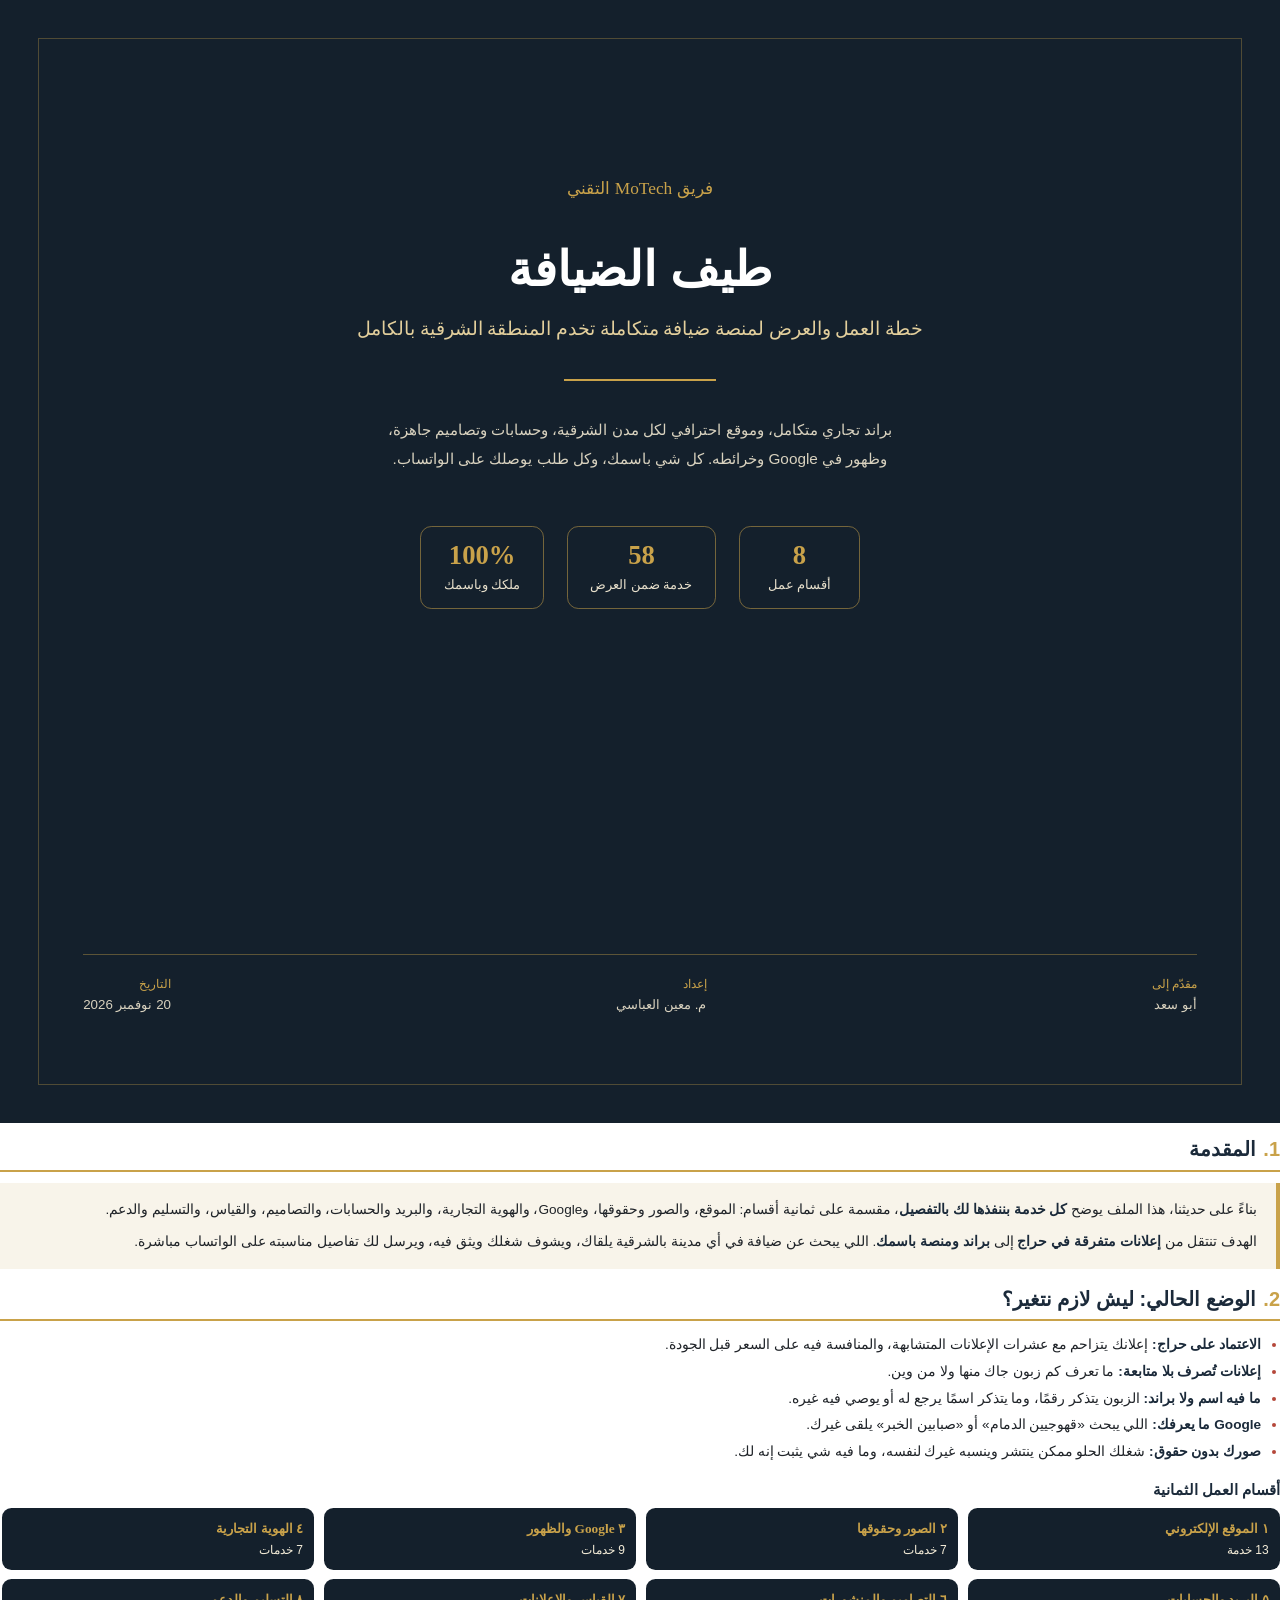
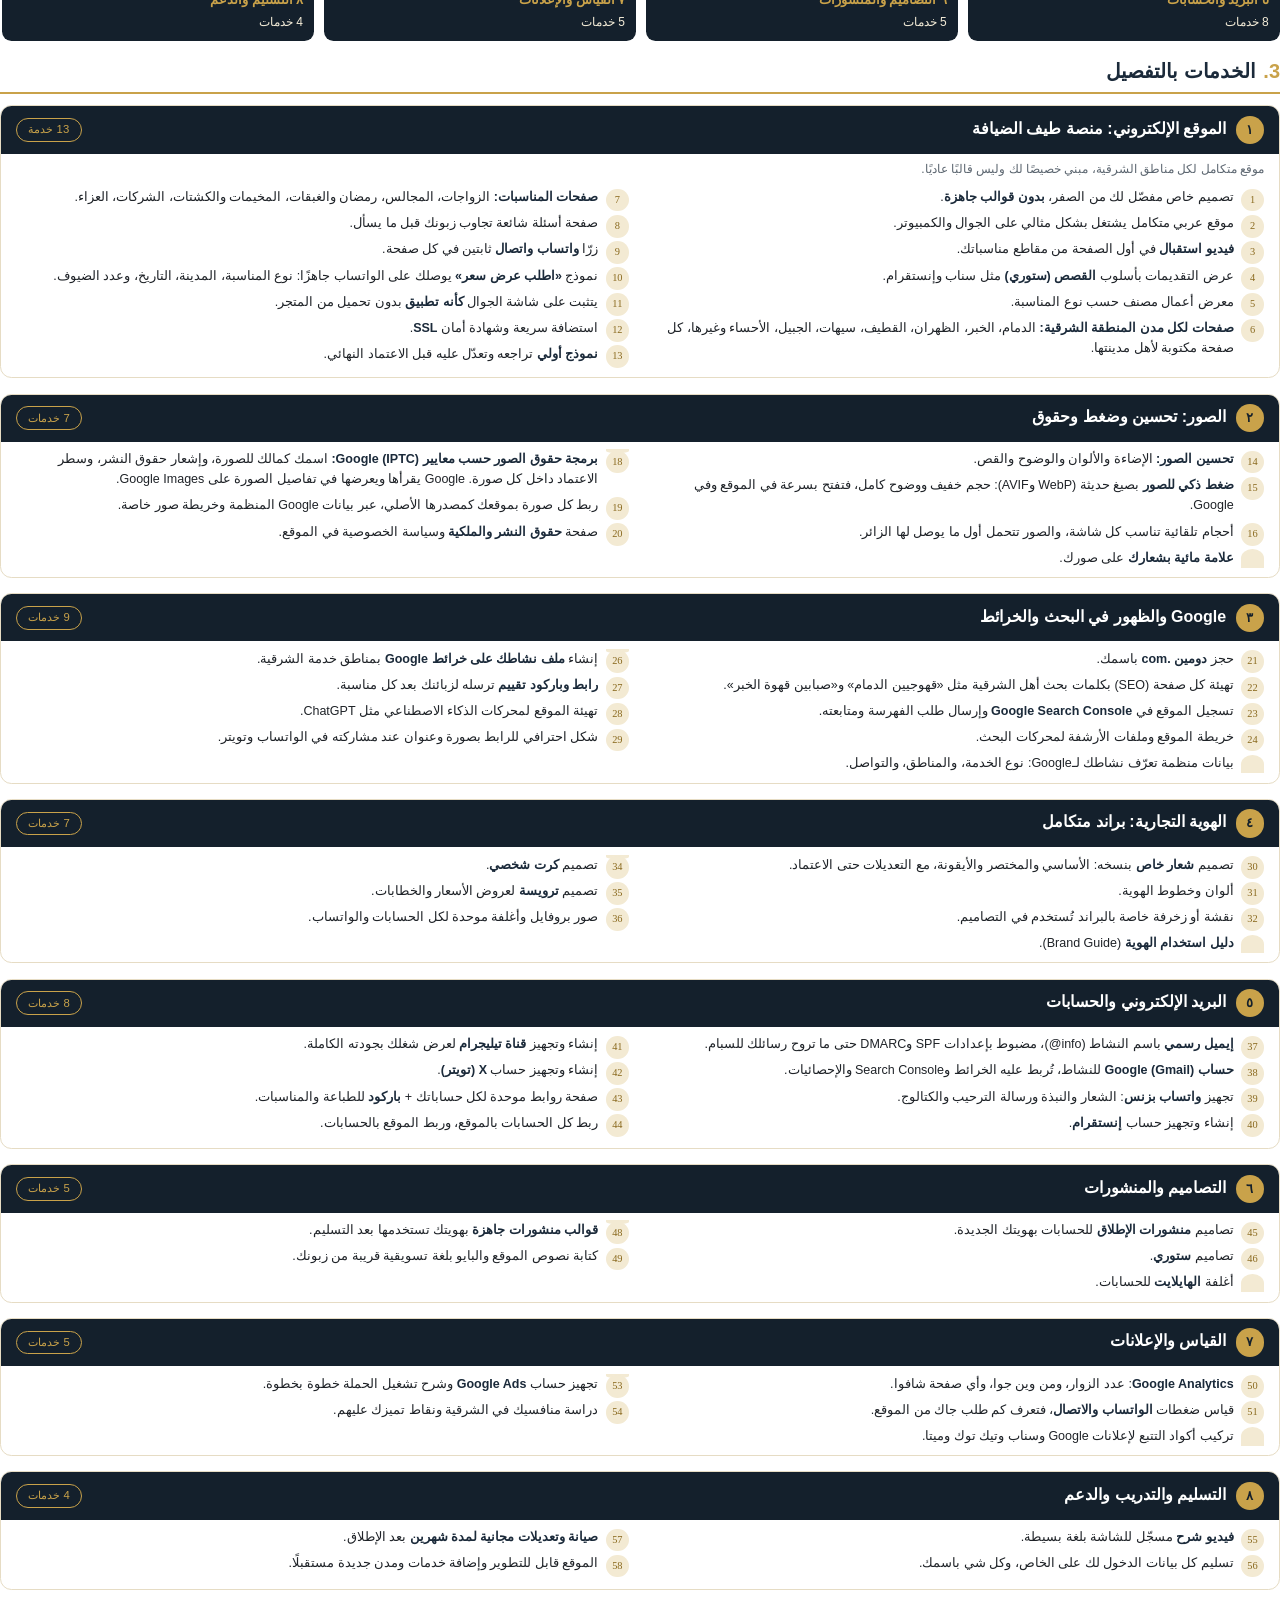
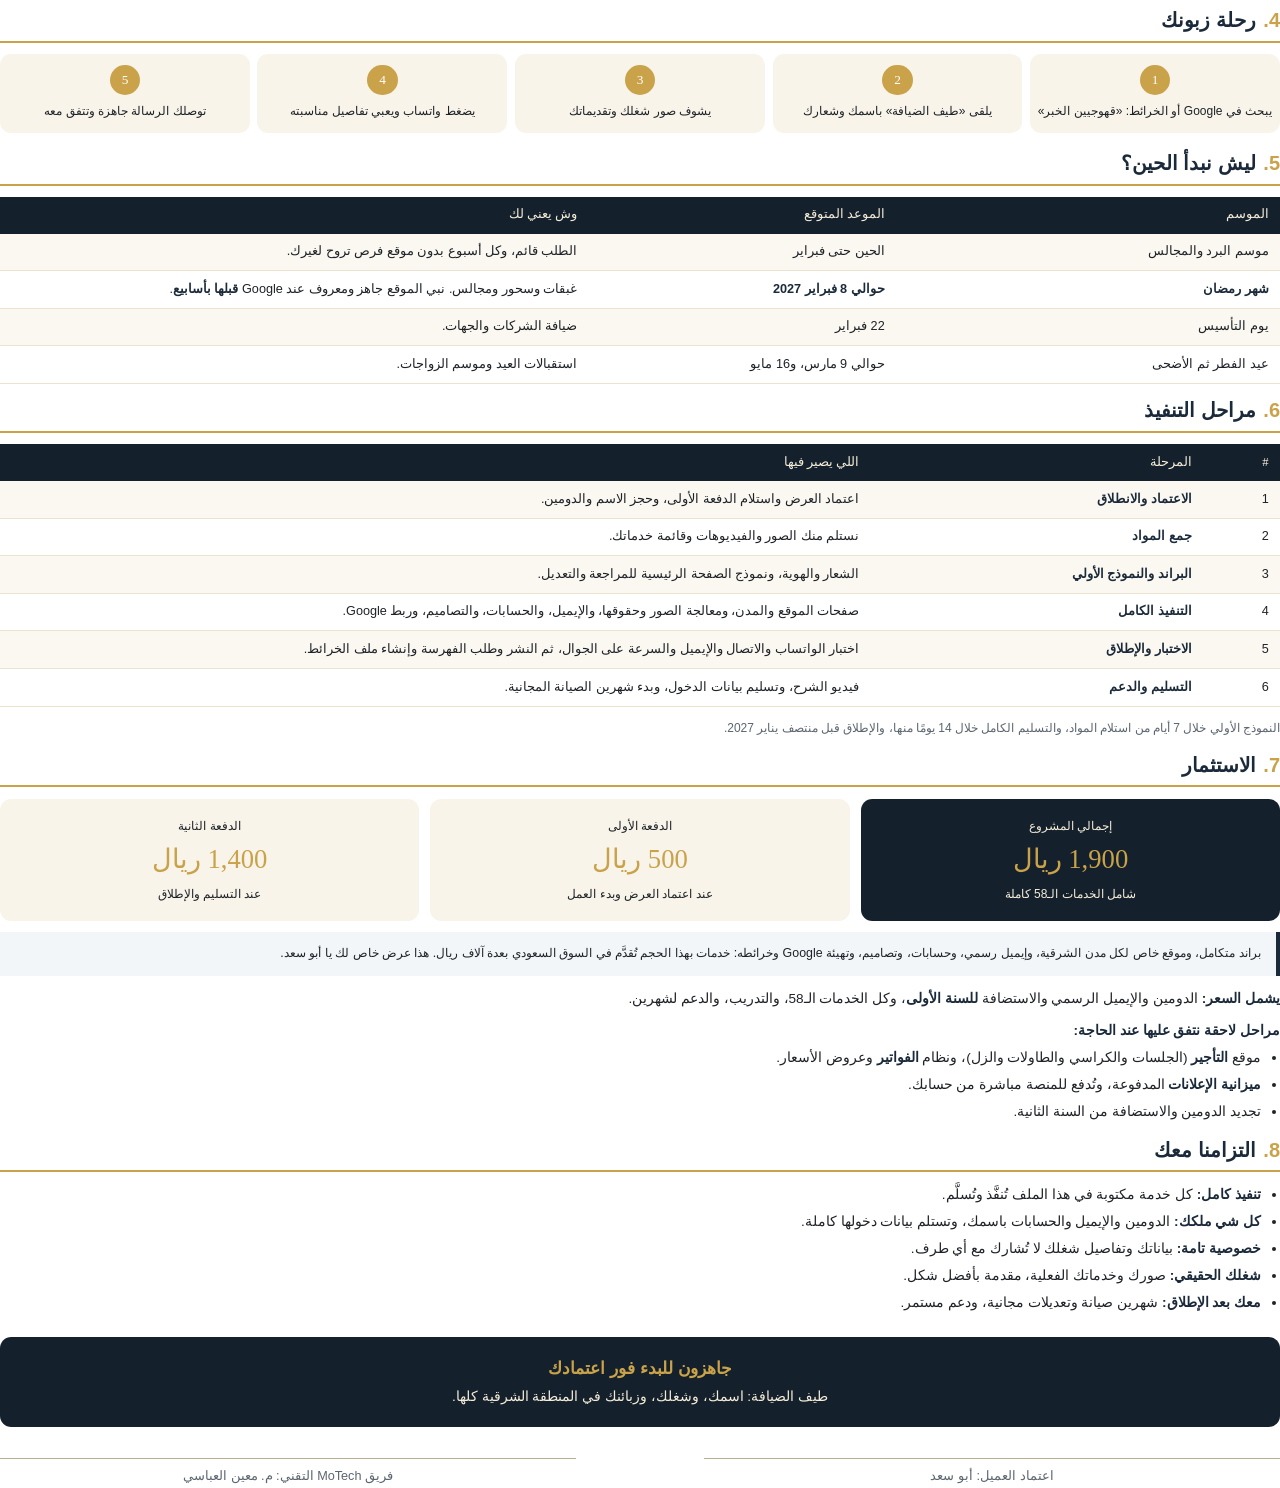
<file: docs/client/offer/tayf-offer.html>
<!DOCTYPE html>
<html lang="ar" dir="rtl">
<head>
<meta charset="utf-8">
<title>خطة العمل والعرض — منصة طيف الضيافة</title>
<style>
@page { size: A4; margin: 15mm 14mm 17mm 14mm;
  @bottom-center { content: "طيف الضيافة — خطة العمل والعرض  |  صفحة " counter(page) " من " counter(pages); font-family: "Noto Sans Arabic"; font-size: 8pt; color: #8a7a55; } }
@page :first { margin: 0; @bottom-center { content: none; } }
* { box-sizing: border-box; }
body { font-family: "Noto Sans Arabic", sans-serif; font-size: 10.2pt; line-height: 1.7; color: #1f2328; margin: 0; counter-reset: svc; }
h1, h2, h3 { font-family: "Noto Kufi Arabic", sans-serif; line-height: 1.5; margin: 0; }
h2 { font-size: 15pt; color: #1b2a3a; margin: 3mm 0 3mm; padding-bottom: 1.5mm; border-bottom: 2px solid #c9a24a; }
h2 .n { color: #c9a24a; margin-left: 2mm; }
h3 { font-size: 11pt; color: #1b2a3a; margin-bottom: 1mm; }
p { margin: 0 0 2.5mm; }
ul { margin: 0; padding: 0 5mm 0 0; }
li { margin-bottom: 1mm; }
b { color: #1b2a3a; }
.muted { color: #5c6670; font-size: 9pt; }
.pb { page-break-before: always; }

/* cover */
.cover { height: 297mm; background: #14202c; color: #f4ecd8; position: relative; padding: 0 22mm; page-break-after: always; }
.cover .frame { position: absolute; top: 10mm; bottom: 10mm; left: 10mm; right: 10mm; border: 1px solid #c9a24a55; }
.cover .top { padding-top: 46mm; text-align: center; }
.cover .mark { font-family: "Noto Kufi Arabic"; font-size: 13pt; color: #c9a24a; }
.cover h1 { font-size: 36pt; color: #fff; margin: 8mm 0 2mm; }
.cover .sub { font-size: 14pt; color: #e3cf9c; font-family: "Noto Kufi Arabic"; }
.cover .line { width: 40mm; height: 2px; background: #c9a24a; margin: 9mm auto; }
.cover .lead { font-size: 11.5pt; color: #d9d2bf; max-width: 140mm; margin: 0 auto; text-align: center; line-height: 1.9; }
.cover .stats { display: flex; justify-content: center; gap: 6mm; margin-top: 14mm; }
.cover .stat { border: 1px solid #c9a24a88; border-radius: 3mm; padding: 3mm 6mm; text-align: center; min-width: 32mm; }
.cover .stat b { display: block; font-family: "Noto Kufi Arabic"; font-size: 20pt; color: #c9a24a; line-height: 1.3; }
.cover .stat span { font-size: 9.5pt; color: #e8e0cc; }
.cover .meta { position: absolute; bottom: 28mm; left: 22mm; right: 22mm; display: flex; justify-content: space-between; font-size: 10pt; color: #d9d2bf; border-top: 1px solid #c9a24a66; padding-top: 5mm; }
.cover .meta b { color: #c9a24a; display: block; font-family: "Noto Kufi Arabic"; font-size: 9pt; font-weight: normal; }

.intro { background: #f8f4ea; border-right: 4px solid #c9a24a; padding: 4mm 5mm; margin-bottom: 4mm; }
.problems li::marker { color: #b5473a; }

/* overview of categories */
.overview { display: flex; flex-wrap: wrap; gap: 2.5mm; margin: 2mm 0 4mm; }
.ov { width: calc(25% - 2mm); background: #14202c; color: #f4ecd8; border-radius: 2.5mm; padding: 2.5mm 3mm; font-size: 9pt; }
.ov b { color: #c9a24a; font-family: "Noto Kufi Arabic"; font-size: 10pt; display: block; }

/* service categories */
.cat { margin: 0 0 4mm; border: 1px solid #e6dcc4; border-radius: 3mm; overflow: hidden; break-inside: avoid; page-break-inside: avoid; }
.cat-h { background: #14202c; color: #fff; padding: 2.5mm 4mm; display: flex; justify-content: space-between; align-items: center; }
.cat-h h3 { color: #fff; font-size: 12pt; margin: 0; }
.cat-h h3 .ic { display: inline-block; width: 7.5mm; height: 7.5mm; line-height: 7.5mm; text-align: center; border-radius: 50%; background: #c9a24a; color: #14202c; font-size: 10pt; margin-left: 2.5mm; }
.cat-h .cnt { font-size: 8.5pt; color: #c9a24a; border: 1px solid #c9a24a; border-radius: 10mm; padding: 0.3mm 3mm; }
.cat-d { padding: 1.5mm 4mm 0; font-size: 9pt; color: #5c6670; }
ol.svc { list-style: none; margin: 0; padding: 2mm 4mm 2.5mm; column-count: 2; column-gap: 6mm; }
ol.svc li { counter-increment: svc; position: relative; padding-right: 8mm; margin-bottom: 1.6mm; font-size: 9.4pt; line-height: 1.6; break-inside: avoid; }
ol.svc li::before { content: counter(svc); position: absolute; right: 0; top: 0.4mm; width: 6mm; height: 6mm; line-height: 6mm; text-align: center; border-radius: 50%; background: #f3ead3; color: #8a6a1f; font-size: 7.8pt; font-family: "Noto Kufi Arabic"; }
ol.svc.one { column-count: 1; }

table { width: 100%; border-collapse: collapse; margin: 2mm 0 3mm; font-size: 9.5pt; page-break-inside: avoid; }
th { background: #14202c; color: #f4ecd8; font-family: "Noto Kufi Arabic"; font-weight: normal; padding: 2mm 3mm; text-align: right; }
td { border-bottom: 1px solid #ece3cf; padding: 2mm 3mm; vertical-align: top; }
tr:nth-child(even) td { background: #fbf8f1; }

.journey { display: flex; gap: 2mm; margin: 3mm 0 4mm; page-break-inside: avoid; }
.step { flex: 1; text-align: center; background: #f8f4ea; border-radius: 3mm; padding: 3mm 2mm; font-size: 9pt; }
.step .num { display: block; width: 8mm; height: 8mm; line-height: 8mm; margin: 0 auto 1.5mm; border-radius: 50%; background: #c9a24a; color: #fff; font-family: "Noto Kufi Arabic"; font-size: 10pt; }

.price { display: flex; gap: 3mm; margin: 3mm 0; page-break-inside: avoid; }
.price .box { flex: 1; border-radius: 3mm; padding: 4mm; text-align: center; background: #f8f4ea; }
.price .box.main { background: #14202c; color: #f4ecd8; }
.price .big { font-family: "Noto Kufi Arabic"; font-size: 20pt; display: block; color: #c9a24a; }
.price .lbl { font-size: 9pt; }
.note { background: #f3f6f9; border-right: 4px solid #1b2a3a; padding: 3mm 4mm; font-size: 9.3pt; margin: 3mm 0; page-break-inside: avoid; }
.closing { text-align: center; margin-top: 6mm; padding: 5mm; background: #14202c; color: #f4ecd8; border-radius: 3mm; page-break-inside: avoid; }
.closing h3 { color: #c9a24a; font-size: 13pt; }
.sign { display: flex; justify-content: space-between; margin-top: 8mm; font-size: 9.5pt; page-break-inside: avoid; }
.sign div { width: 45%; border-top: 1px solid #b9ad8f; padding-top: 2mm; text-align: center; color: #5c6670; }
</style>
</head>
<body>

<!-- ============ COVER ============ -->
<section class="cover">
  <div class="frame"></div>
  <div class="top">
    <div class="mark">فريق MoTech التقني</div>
    <h1>طيف الضيافة</h1>
    <div class="sub">خطة العمل والعرض لمنصة ضيافة متكاملة تخدم المنطقة الشرقية بالكامل</div>
    <div class="line"></div>
    <p class="lead">براند تجاري متكامل، وموقع احترافي لكل مدن الشرقية، وحسابات وتصاميم جاهزة، وظهور في Google وخرائطه. كل شي باسمك، وكل طلب يوصلك على الواتساب.</p>
    <div class="stats">
      <div class="stat"><b>8</b><span>أقسام عمل</span></div>
      <div class="stat"><b>58</b><span>خدمة ضمن العرض</span></div>
      <div class="stat"><b>100%</b><span>ملكك وباسمك</span></div>
    </div>
  </div>
  <div class="meta">
    <div><b>مقدّم إلى</b>أبو سعد</div>
    <div><b>إعداد</b>م. معين العباسي</div>
    <div><b>التاريخ</b>20 نوفمبر 2026</div>
  </div>
</section>

<!-- ============ 1-2 ============ -->
<h2><span class="n">1.</span>المقدمة</h2>
<div class="intro">
  <p>بناءً على حديثنا، هذا الملف يوضح <b>كل خدمة بننفذها لك بالتفصيل</b>، مقسمة على ثمانية أقسام: الموقع، والصور وحقوقها، وGoogle، والهوية التجارية، والبريد والحسابات، والتصاميم، والقياس، والتسليم والدعم.</p>
  <p style="margin:0">الهدف تنتقل من <b>إعلانات متفرقة في حراج</b> إلى <b>براند ومنصة باسمك</b>. اللي يبحث عن ضيافة في أي مدينة بالشرقية يلقاك، ويشوف شغلك ويثق فيه، ويرسل لك تفاصيل مناسبته على الواتساب مباشرة.</p>
</div>

<h2><span class="n">2.</span>الوضع الحالي: ليش لازم نتغير؟</h2>
<ul class="problems">
  <li><b>الاعتماد على حراج:</b> إعلانك يتزاحم مع عشرات الإعلانات المتشابهة، والمنافسة فيه على السعر قبل الجودة.</li>
  <li><b>إعلانات تُصرف بلا متابعة:</b> ما تعرف كم زبون جاك منها ولا من وين.</li>
  <li><b>ما فيه اسم ولا براند:</b> الزبون يتذكر رقمًا، وما يتذكر اسمًا يرجع له أو يوصي فيه غيره.</li>
  <li><b>Google ما يعرفك:</b> اللي يبحث «قهوجيين الدمام» أو «صبابين الخبر» يلقى غيرك.</li>
  <li><b>صورك بدون حقوق:</b> شغلك الحلو ممكن ينتشر وينسبه غيرك لنفسه، وما فيه شي يثبت إنه لك.</li>
</ul>

<h3 style="margin-top:4mm">أقسام العمل الثمانية</h3>
<div class="overview">
  <div class="ov"><b>١ الموقع الإلكتروني</b>13 خدمة</div>
  <div class="ov"><b>٢ الصور وحقوقها</b>7 خدمات</div>
  <div class="ov"><b>٣ Google والظهور</b>9 خدمات</div>
  <div class="ov"><b>٤ الهوية التجارية</b>7 خدمات</div>
  <div class="ov"><b>٥ البريد والحسابات</b>8 خدمات</div>
  <div class="ov"><b>٦ التصاميم والمنشورات</b>5 خدمات</div>
  <div class="ov"><b>٧ القياس والإعلانات</b>5 خدمات</div>
  <div class="ov"><b>٨ التسليم والدعم</b>4 خدمات</div>
</div>

<!-- ============ 3. SERVICES ============ -->
<h2 class="pb"><span class="n">3.</span>الخدمات بالتفصيل</h2>

<div class="cat">
  <div class="cat-h"><h3><span class="ic">١</span>الموقع الإلكتروني: منصة طيف الضيافة</h3><span class="cnt">13 خدمة</span></div>
  <div class="cat-d">موقع متكامل لكل مناطق الشرقية، مبني خصيصًا لك وليس قالبًا عاديًا.</div>
  <ol class="svc">
    <li>تصميم خاص مفصّل لك من الصفر، <b>بدون قوالب جاهزة</b>.</li>
    <li>موقع عربي متكامل يشتغل بشكل مثالي على الجوال والكمبيوتر.</li>
    <li><b>فيديو استقبال</b> في أول الصفحة من مقاطع مناسباتك.</li>
    <li>عرض التقديمات بأسلوب <b>القصص (ستوري)</b> مثل سناب وإنستقرام.</li>
    <li>معرض أعمال مصنف حسب نوع المناسبة.</li>
    <li><b>صفحات لكل مدن المنطقة الشرقية:</b> الدمام، الخبر، الظهران، القطيف، سيهات، الجبيل، الأحساء وغيرها، كل صفحة مكتوبة لأهل مدينتها.</li>
    <li><b>صفحات المناسبات:</b> الزواجات، المجالس، رمضان والغبقات، المخيمات والكشتات، الشركات، العزاء.</li>
    <li>صفحة أسئلة شائعة تجاوب زبونك قبل ما يسأل.</li>
    <li>زرّا <b>واتساب واتصال</b> ثابتين في كل صفحة.</li>
    <li>نموذج <b>«اطلب عرض سعر»</b> يوصلك على الواتساب جاهزًا: نوع المناسبة، المدينة، التاريخ، وعدد الضيوف.</li>
    <li>يتثبت على شاشة الجوال <b>كأنه تطبيق</b> بدون تحميل من المتجر.</li>
    <li>استضافة سريعة وشهادة أمان <b>SSL</b>.</li>
    <li><b>نموذج أولي</b> تراجعه وتعدّل عليه قبل الاعتماد النهائي.</li>
  </ol>
</div>

<div class="cat">
  <div class="cat-h"><h3><span class="ic">٢</span>الصور: تحسين وضغط وحقوق</h3><span class="cnt">7 خدمات</span></div>
  <ol class="svc">
    <li><b>تحسين الصور:</b> الإضاءة والألوان والوضوح والقص.</li>
    <li><b>ضغط ذكي للصور</b> بصيغ حديثة (WebP وAVIF): حجم خفيف ووضوح كامل، فتفتح بسرعة في الموقع وفي Google.</li>
    <li>أحجام تلقائية تناسب كل شاشة، والصور تتحمل أول ما يوصل لها الزائر.</li>
    <li><b>علامة مائية بشعارك</b> على صورك.</li>
    <li><b>برمجة حقوق الصور حسب معايير Google (IPTC):</b> اسمك كمالك للصورة، وإشعار حقوق النشر، وسطر الاعتماد داخل كل صورة. Google يقرأها ويعرضها في تفاصيل الصورة على Google Images.</li>
    <li>ربط كل صورة بموقعك كمصدرها الأصلي، عبر بيانات Google المنظمة وخريطة صور خاصة.</li>
    <li>صفحة <b>حقوق النشر والملكية</b> وسياسة الخصوصية في الموقع.</li>
  </ol>
</div>

<div class="cat">
  <div class="cat-h"><h3><span class="ic">٣</span>Google والظهور في البحث والخرائط</h3><span class="cnt">9 خدمات</span></div>
  <ol class="svc">
    <li>حجز <b>دومين .com</b> باسمك.</li>
    <li>تهيئة كل صفحة (SEO) بكلمات بحث أهل الشرقية مثل «قهوجيين الدمام» و«صبابين قهوة الخبر».</li>
    <li>تسجيل الموقع في <b>Google Search Console</b> وإرسال طلب الفهرسة ومتابعته.</li>
    <li>خريطة الموقع وملفات الأرشفة لمحركات البحث.</li>
    <li>بيانات منظمة تعرّف نشاطك لـGoogle: نوع الخدمة، والمناطق، والتواصل.</li>
    <li>إنشاء <b>ملف نشاطك على خرائط Google</b> بمناطق خدمة الشرقية.</li>
    <li><b>رابط وباركود تقييم</b> ترسله لزبائنك بعد كل مناسبة.</li>
    <li>تهيئة الموقع لمحركات الذكاء الاصطناعي مثل ChatGPT.</li>
    <li>شكل احترافي للرابط بصورة وعنوان عند مشاركته في الواتساب وتويتر.</li>
  </ol>
</div>

<div class="cat">
  <div class="cat-h"><h3><span class="ic">٤</span>الهوية التجارية: براند متكامل</h3><span class="cnt">7 خدمات</span></div>
  <ol class="svc">
    <li>تصميم <b>شعار خاص</b> بنسخه: الأساسي والمختصر والأيقونة، مع التعديلات حتى الاعتماد.</li>
    <li>ألوان وخطوط الهوية.</li>
    <li>نقشة أو زخرفة خاصة بالبراند تُستخدم في التصاميم.</li>
    <li><b>دليل استخدام الهوية</b> (Brand Guide).</li>
    <li>تصميم <b>كرت شخصي</b>.</li>
    <li>تصميم <b>ترويسة</b> لعروض الأسعار والخطابات.</li>
    <li>صور بروفايل وأغلفة موحدة لكل الحسابات والواتساب.</li>
  </ol>
</div>

<div class="cat">
  <div class="cat-h"><h3><span class="ic">٥</span>البريد الإلكتروني والحسابات</h3><span class="cnt">8 خدمات</span></div>
  <ol class="svc">
    <li><b>إيميل رسمي</b> باسم النشاط (info@)، مضبوط بإعدادات SPF وDMARC حتى ما تروح رسائلك للسبام.</li>
    <li><b>حساب Google (Gmail)</b> للنشاط، تُربط عليه الخرائط وSearch Console والإحصائيات.</li>
    <li>تجهيز <b>واتساب بزنس</b>: الشعار والنبذة ورسالة الترحيب والكتالوج.</li>
    <li>إنشاء وتجهيز حساب <b>إنستقرام</b>.</li>
    <li>إنشاء وتجهيز <b>قناة تيليجرام</b> لعرض شغلك بجودته الكاملة.</li>
    <li>إنشاء وتجهيز حساب <b>X (تويتر)</b>.</li>
    <li>صفحة روابط موحدة لكل حساباتك + <b>باركود</b> للطباعة والمناسبات.</li>
    <li>ربط كل الحسابات بالموقع، وربط الموقع بالحسابات.</li>
  </ol>
</div>

<div class="cat">
  <div class="cat-h"><h3><span class="ic">٦</span>التصاميم والمنشورات</h3><span class="cnt">5 خدمات</span></div>
  <ol class="svc">
    <li>تصاميم <b>منشورات الإطلاق</b> للحسابات بهويتك الجديدة.</li>
    <li>تصاميم <b>ستوري</b>.</li>
    <li>أغلفة <b>الهايلايت</b> للحسابات.</li>
    <li><b>قوالب منشورات جاهزة</b> بهويتك تستخدمها بعد التسليم.</li>
    <li>كتابة نصوص الموقع والبايو بلغة تسويقية قريبة من زبونك.</li>
  </ol>
</div>

<div class="cat">
  <div class="cat-h"><h3><span class="ic">٧</span>القياس والإعلانات</h3><span class="cnt">5 خدمات</span></div>
  <ol class="svc">
    <li><b>Google Analytics</b>: عدد الزوار، ومن وين جوا، وأي صفحة شافوا.</li>
    <li>قياس ضغطات <b>الواتساب والاتصال</b>، فتعرف كم طلب جاك من الموقع.</li>
    <li>تركيب أكواد التتبع لإعلانات Google وسناب وتيك توك وميتا.</li>
    <li>تجهيز حساب <b>Google Ads</b> وشرح تشغيل الحملة خطوة بخطوة.</li>
    <li>دراسة منافسيك في الشرقية ونقاط تميزك عليهم.</li>
  </ol>
</div>

<div class="cat">
  <div class="cat-h"><h3><span class="ic">٨</span>التسليم والتدريب والدعم</h3><span class="cnt">4 خدمات</span></div>
  <ol class="svc">
    <li><b>فيديو شرح</b> مسجّل للشاشة بلغة بسيطة.</li>
    <li>تسليم كل بيانات الدخول لك على الخاص، وكل شي باسمك.</li>
    <li><b>صيانة وتعديلات مجانية لمدة شهرين</b> بعد الإطلاق.</li>
    <li>الموقع قابل للتطوير وإضافة خدمات ومدن جديدة مستقبلًا.</li>
  </ol>
</div>

<!-- ============ 4-5 ============ -->
<h2><span class="n">4.</span>رحلة زبونك</h2>
<div class="journey">
  <div class="step"><span class="num">1</span>يبحث في Google أو الخرائط: «قهوجيين الخبر»</div>
  <div class="step"><span class="num">2</span>يلقى «طيف الضيافة» باسمك وشعارك</div>
  <div class="step"><span class="num">3</span>يشوف صور شغلك وتقديماتك</div>
  <div class="step"><span class="num">4</span>يضغط واتساب ويعبي تفاصيل مناسبته</div>
  <div class="step"><span class="num">5</span>توصلك الرسالة جاهزة وتتفق معه</div>
</div>

<h2><span class="n">5.</span>ليش نبدأ الحين؟</h2>
<table>
  <tr><th style="width:30%">الموسم</th><th style="width:24%">الموعد المتوقع</th><th>وش يعني لك</th></tr>
  <tr><td>موسم البرد والمجالس</td><td>الحين حتى فبراير</td><td>الطلب قائم، وكل أسبوع بدون موقع فرص تروح لغيرك.</td></tr>
  <tr><td><b>شهر رمضان</b></td><td><b>حوالي 8 فبراير 2027</b></td><td>غبقات وسحور ومجالس. نبي الموقع جاهز ومعروف عند Google <b>قبلها بأسابيع</b>.</td></tr>
  <tr><td>يوم التأسيس</td><td>22 فبراير</td><td>ضيافة الشركات والجهات.</td></tr>
  <tr><td>عيد الفطر ثم الأضحى</td><td>حوالي 9 مارس، و16 مايو</td><td>استقبالات العيد وموسم الزواجات.</td></tr>
</table>

<!-- ============ 6-7 ============ -->
<h2><span class="n">6.</span>مراحل التنفيذ</h2>
<table>
  <tr><th style="width:6%">#</th><th style="width:26%">المرحلة</th><th>اللي يصير فيها</th></tr>
  <tr><td>1</td><td><b>الاعتماد والانطلاق</b></td><td>اعتماد العرض واستلام الدفعة الأولى، وحجز الاسم والدومين.</td></tr>
  <tr><td>2</td><td><b>جمع المواد</b></td><td>نستلم منك الصور والفيديوهات وقائمة خدماتك.</td></tr>
  <tr><td>3</td><td><b>البراند والنموذج الأولي</b></td><td>الشعار والهوية، ونموذج الصفحة الرئيسية للمراجعة والتعديل.</td></tr>
  <tr><td>4</td><td><b>التنفيذ الكامل</b></td><td>صفحات الموقع والمدن، ومعالجة الصور وحقوقها، والإيميل، والحسابات، والتصاميم، وربط Google.</td></tr>
  <tr><td>5</td><td><b>الاختبار والإطلاق</b></td><td>اختبار الواتساب والاتصال والإيميل والسرعة على الجوال، ثم النشر وطلب الفهرسة وإنشاء ملف الخرائط.</td></tr>
  <tr><td>6</td><td><b>التسليم والدعم</b></td><td>فيديو الشرح، وتسليم بيانات الدخول، وبدء شهرين الصيانة المجانية.</td></tr>
</table>
<p class="muted">النموذج الأولي خلال 7 أيام من استلام المواد، والتسليم الكامل خلال 14 يومًا منها، والإطلاق قبل منتصف يناير 2027.</p>

<h2><span class="n">7.</span>الاستثمار</h2>
<div class="price">
  <div class="box main"><span class="lbl">إجمالي المشروع</span><span class="big">1,900 ريال</span><span class="lbl">شامل الخدمات الـ58 كاملة</span></div>
  <div class="box"><span class="lbl">الدفعة الأولى</span><span class="big">500 ريال</span><span class="lbl">عند اعتماد العرض وبدء العمل</span></div>
  <div class="box"><span class="lbl">الدفعة الثانية</span><span class="big">1,400 ريال</span><span class="lbl">عند التسليم والإطلاق</span></div>
</div>
<div class="note">براند متكامل، وموقع خاص لكل مدن الشرقية، وإيميل رسمي، وحسابات، وتصاميم، وتهيئة Google وخرائطه: خدمات بهذا الحجم تُقدَّم في السوق السعودي بعدة آلاف ريال. هذا عرض خاص لك يا أبو سعد.</div>

<p><b>يشمل السعر:</b> الدومين والإيميل الرسمي والاستضافة <b>للسنة الأولى</b>، وكل الخدمات الـ58، والتدريب، والدعم لشهرين.</p>
<p style="margin-bottom:1mm"><b>مراحل لاحقة نتفق عليها عند الحاجة:</b></p>
<ul>
  <li>موقع <b>التأجير</b> (الجلسات والكراسي والطاولات والزل)، ونظام <b>الفواتير</b> وعروض الأسعار.</li>
  <li><b>ميزانية الإعلانات</b> المدفوعة، وتُدفع للمنصة مباشرة من حسابك.</li>
  <li>تجديد الدومين والاستضافة من السنة الثانية.</li>
</ul>

<h2><span class="n">8.</span>التزامنا معك</h2>
<ul>
  <li><b>تنفيذ كامل:</b> كل خدمة مكتوبة في هذا الملف تُنفَّذ وتُسلَّم.</li>
  <li><b>كل شي ملكك:</b> الدومين والإيميل والحسابات باسمك، وتستلم بيانات دخولها كاملة.</li>
  <li><b>خصوصية تامة:</b> بياناتك وتفاصيل شغلك لا تُشارك مع أي طرف.</li>
  <li><b>شغلك الحقيقي:</b> صورك وخدماتك الفعلية، مقدمة بأفضل شكل.</li>
  <li><b>معك بعد الإطلاق:</b> شهرين صيانة وتعديلات مجانية، ودعم مستمر.</li>
</ul>

<div class="closing">
  <h3>جاهزون للبدء فور اعتمادك</h3>
  <p style="margin:0">طيف الضيافة: اسمك، وشغلك، وزبائنك في المنطقة الشرقية كلها.</p>
</div>

<div class="sign">
  <div>اعتماد العميل: أبو سعد</div>
  <div>فريق MoTech التقني: م. معين العباسي</div>
</div>

</body>
</html>
</file>
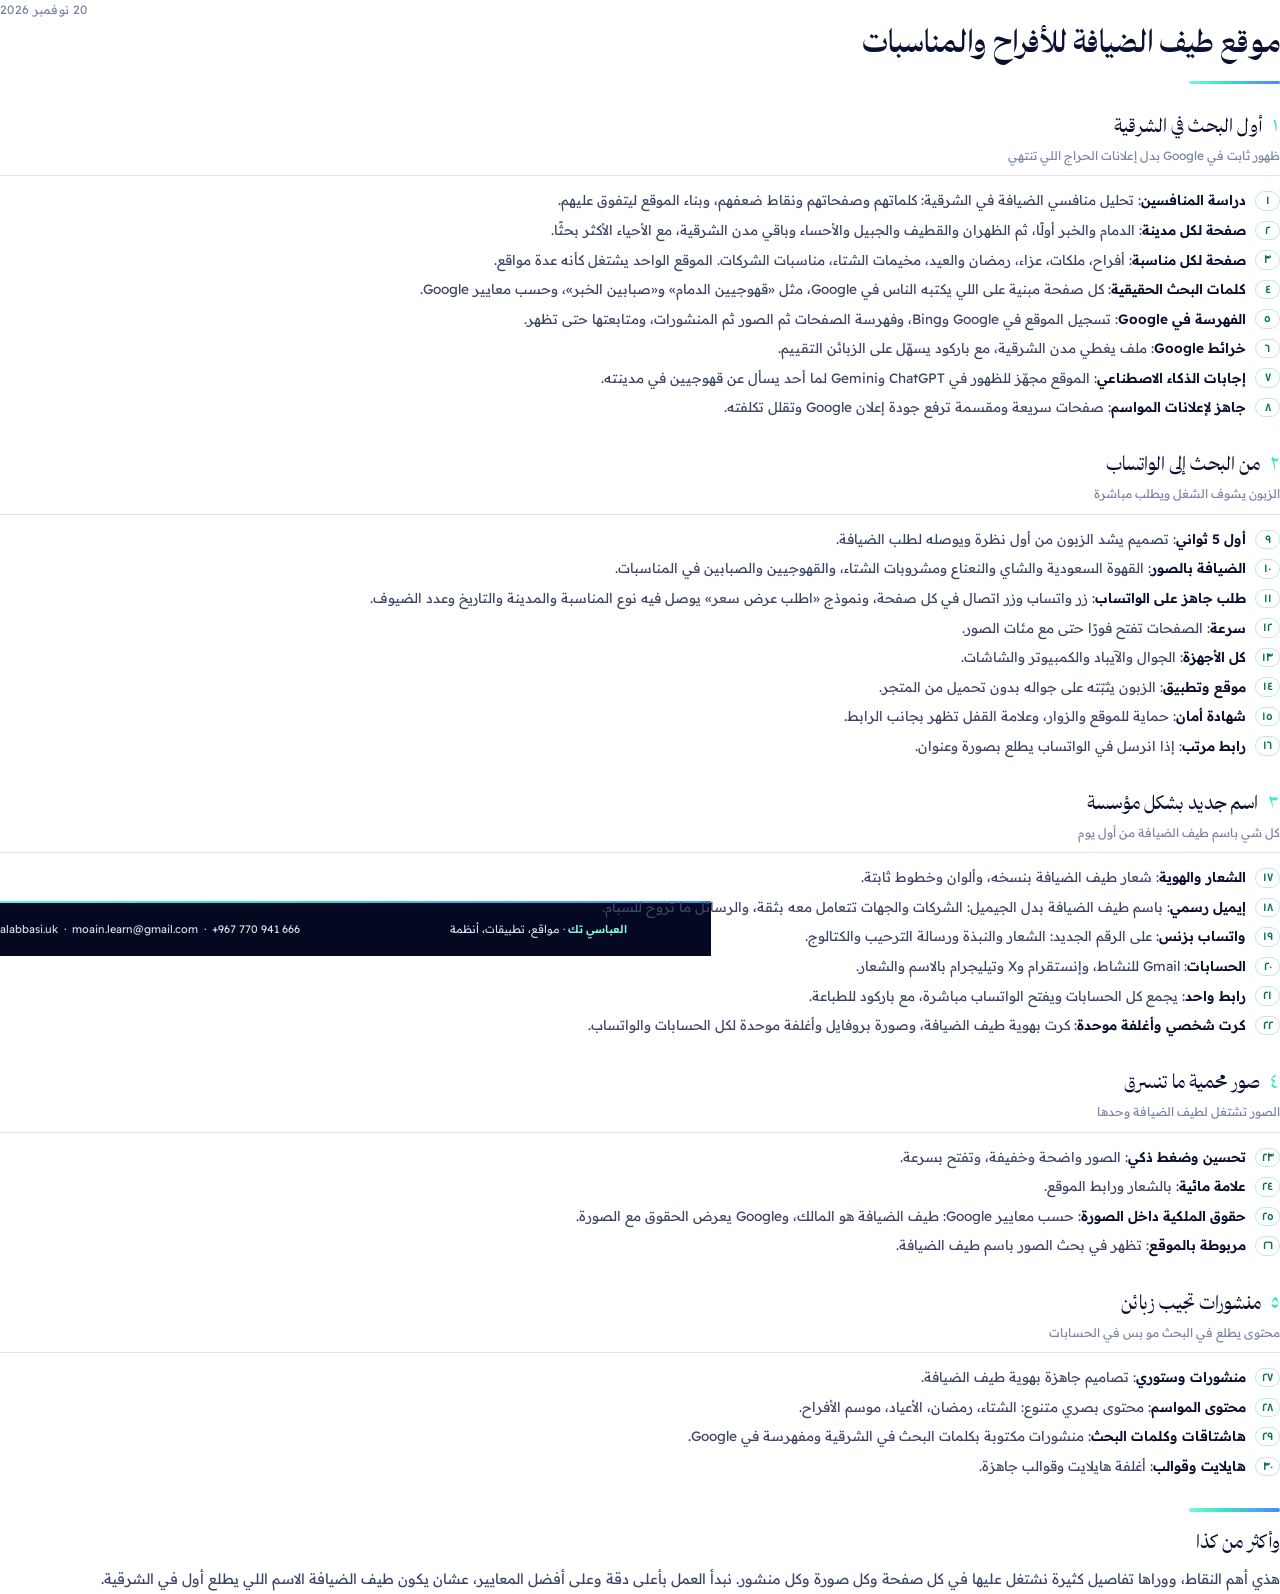
<file: docs/client/offer/final/offer.html>
<!DOCTYPE html><html lang="ar" dir="rtl"><head><meta charset="utf-8"><style>
@font-face{font-family:R;src:url(../fonts/ReadexPro-400.ttf);font-weight:400}
@font-face{font-family:R;src:url(../fonts/ReadexPro-500.ttf);font-weight:500}
@font-face{font-family:R;src:url(../fonts/ReadexPro-600.ttf);font-weight:600}
@font-face{font-family:C;src:url(../fonts/camel-700.ttf);font-weight:700}
@font-face{font-family:C;src:url(../fonts/camel-900.ttf);font-weight:900}
@page{size:A4;margin:44mm 22mm 30mm 22mm;
  @bottom-left{content:counter(page) " / " counter(pages);font-family:R;font-size:8pt;color:#9AA2BC;margin-bottom:21mm} }
@page:first{@bottom-left{content:none}}
*{box-sizing:border-box}
html{direction:rtl}
body{margin:0;font-family:R;font-size:10.2pt;line-height:1.7;color:#0A1030}
.frame{position:fixed;top:-44mm;left:-22mm;width:210mm;height:297mm;z-index:-1}
.frame>*{position:absolute}
.logo{top:12mm;right:22mm;width:14mm;height:14mm}
.nm{top:11.4mm;right:39mm;width:80mm;text-align:right}
.n1{font-family:C;font-weight:900;font-size:19pt;line-height:1.15;color:#0A1030}
.n2{font-weight:500;font-size:7pt;letter-spacing:2.2px;color:#08705F;direction:ltr;text-align:right}
.who{top:13.2mm;left:22mm;width:70mm;text-align:left;font-size:8.6pt;line-height:1.6;color:#4B5578}
.who b{color:#0A1030;font-weight:600;font-size:9.4pt}
.g1{top:32mm;right:22mm;left:22mm;height:0.8mm;border-radius:1mm;background:linear-gradient(100deg,#7CF5E0 0%,#3DE6C8 35%,#4A86FF 100%)}
.band{bottom:0;left:0;right:0;height:14mm;background:#040820}
.g2{bottom:14mm;left:0;right:0;height:0.7mm;background:linear-gradient(100deg,#7CF5E0 0%,#3DE6C8 35%,#4A86FF 100%)}
.f1,.f2{bottom:4.6mm;width:110mm;font-size:8.2pt;color:#D5DAE8}
.f1{right:22mm;text-align:right} .f1 b{color:#7CF5E0;font-weight:600}
.f2{left:22mm;text-align:left}

.kick{font-size:9pt;font-weight:500;color:#08705F;letter-spacing:.3px;margin:0}
.kick span{float:left;color:#7A84A3;font-weight:400}
h1{font-family:C;font-weight:900;font-size:24pt;line-height:1.35;margin:1mm 0 0}
.tline{width:24mm;height:1mm;border-radius:1mm;background:linear-gradient(100deg,#7CF5E0 0%,#3DE6C8 35%,#4A86FF 100%);margin:3.5mm 0 7mm}

.sec{margin:0 0 6.5mm} .sec.keep{break-inside:avoid}
.sh{break-after:avoid;margin:0 0 3.2mm;padding-bottom:2.4mm;border-bottom:0.3mm solid #DDE2EF}
.sh .no{font-family:C;font-weight:900;font-size:15pt;color:#3DE6C8;margin-left:2.5mm}
.sh .t{font-family:C;font-weight:700;font-size:15pt}
.sh .s{display:block;font-size:9pt;color:#7A84A3;margin-top:.3mm}
.its{width:100%;border-collapse:collapse}
.its tr{break-inside:avoid}
.its td{vertical-align:top;padding:0 0 1.7mm;text-align:right}
.its td.n{width:9mm;padding-top:.75mm}
.its td.n span{display:block;width:6.5mm;font-size:8.4pt;font-weight:500;color:#08705F;text-align:center;
  border:0.3mm solid #BFE9DF;border-radius:3mm;line-height:1.55}
.its b{font-weight:600}
.its .d{color:#3C4566}

.end{break-inside:avoid;margin-top:4mm} .end .tline{margin:0 0 4mm}
.et{font-family:C;font-weight:700;font-size:15pt;margin-bottom:1.5mm}
.end p{margin:0;font-size:10.8pt;line-height:1.9;color:#3C4566;text-align:justify}
table{width:100%;border-collapse:collapse}
.pt td{padding:2.6mm 0;border-bottom:0.3mm solid #DDE2EF;font-size:10.6pt}
.pt .w{color:#7A84A3;font-size:9pt}
.pt .a{text-align:left;font-weight:600;white-space:nowrap}
.pt .a small{font-family:R;font-weight:400;color:#7A84A3;font-size:8.6pt;margin-right:1mm}
.pt tr.tot td{border-bottom:none;border-top:0.6mm solid #0A1030;padding-top:3.4mm}
.pt tr.tot .l{font-family:C;font-weight:700;font-size:14pt}
.pt tr.tot .a{font-family:C;font-weight:900;font-size:17pt;color:#08705F}
.sg{margin-top:12mm} .sg td{width:50%;padding:0 0 0 10mm;font-size:9pt;color:#7A84A3;vertical-align:top}
.sg td+td{padding:0 10mm 0 0}
.sg .ln{border-bottom:0.3mm solid #0A1030;height:12mm;margin-bottom:1.6mm}
</style></head><body><div class="frame">
<img class="logo" src="../brand/alabbasi-mark.png">
<div class="nm"><div class="n1">العباسي تك</div><div class="n2">ALABBASI TECH</div></div>
<div class="who"><b>م. معين العباسي</b><br>مواقع وتطبيقات وأنظمة</div>
<div class="g1"></div><div class="g2"></div><div class="band"></div>
<div class="f1"><b>العباسي تك</b> · مواقع، تطبيقات، أنظمة</div>
<div class="f2"><span dir="ltr">+967 770 941 666</span> &nbsp;·&nbsp; <span dir="ltr">moain.learn@gmail.com</span> &nbsp;·&nbsp; <span dir="ltr">alabbasi.uk</span></div>
</div>
<p class="kick"><span>20 نوفمبر 2026</span>&nbsp;</p><h1>موقع طيف الضيافة للأفراح والمناسبات</h1><div class="tline"></div>
<div class="sec"><div class="sh"><span class="no">١</span><span class="t">أول البحث في الشرقية</span><span class="s">ظهور ثابت في Google بدل إعلانات الحراج اللي تنتهي</span></div><table class="its"><tr><td class="n"><span>١</span></td><td><b>دراسة المنافسين</b><span class="d">: تحليل منافسي الضيافة في الشرقية: كلماتهم وصفحاتهم ونقاط ضعفهم، وبناء الموقع ليتفوق عليهم.</span></td></tr><tr><td class="n"><span>٢</span></td><td><b>صفحة لكل مدينة</b><span class="d">: الدمام والخبر أولًا، ثم الظهران والقطيف والجبيل والأحساء وباقي مدن الشرقية، مع الأحياء الأكثر بحثًا.</span></td></tr><tr><td class="n"><span>٣</span></td><td><b>صفحة لكل مناسبة</b><span class="d">: أفراح، ملكات، عزاء، رمضان والعيد، مخيمات الشتاء، مناسبات الشركات. الموقع الواحد يشتغل كأنه عدة مواقع.</span></td></tr><tr><td class="n"><span>٤</span></td><td><b>كلمات البحث الحقيقية</b><span class="d">: كل صفحة مبنية على اللي يكتبه الناس في Google، مثل «قهوجيين الدمام» و«صبابين الخبر»، وحسب معايير Google.</span></td></tr><tr><td class="n"><span>٥</span></td><td><b>الفهرسة في Google</b><span class="d">: تسجيل الموقع في Google وBing، وفهرسة الصفحات ثم الصور ثم المنشورات، ومتابعتها حتى تظهر.</span></td></tr><tr><td class="n"><span>٦</span></td><td><b>خرائط Google</b><span class="d">: ملف يغطي مدن الشرقية، مع باركود يسهّل على الزبائن التقييم.</span></td></tr><tr><td class="n"><span>٧</span></td><td><b>إجابات الذكاء الاصطناعي</b><span class="d">: الموقع مجهّز للظهور في ChatGPT وGemini لما أحد يسأل عن قهوجيين في مدينته.</span></td></tr><tr><td class="n"><span>٨</span></td><td><b>جاهز لإعلانات المواسم</b><span class="d">: صفحات سريعة ومقسمة ترفع جودة إعلان Google وتقلل تكلفته.</span></td></tr></table></div><div class="sec"><div class="sh"><span class="no">٢</span><span class="t">من البحث إلى الواتساب</span><span class="s">الزبون يشوف الشغل ويطلب مباشرة</span></div><table class="its"><tr><td class="n"><span>٩</span></td><td><b>أول 5 ثواني</b><span class="d">: تصميم يشد الزبون من أول نظرة ويوصله لطلب الضيافة.</span></td></tr><tr><td class="n"><span>١٠</span></td><td><b>الضيافة بالصور</b><span class="d">: القهوة السعودية والشاي والنعناع ومشروبات الشتاء، والقهوجيين والصبابين في المناسبات.</span></td></tr><tr><td class="n"><span>١١</span></td><td><b>طلب جاهز على الواتساب</b><span class="d">: زر واتساب وزر اتصال في كل صفحة، ونموذج «اطلب عرض سعر» يوصل فيه نوع المناسبة والمدينة والتاريخ وعدد الضيوف.</span></td></tr><tr><td class="n"><span>١٢</span></td><td><b>سرعة</b><span class="d">: الصفحات تفتح فورًا حتى مع مئات الصور.</span></td></tr><tr><td class="n"><span>١٣</span></td><td><b>كل الأجهزة</b><span class="d">: الجوال والآيباد والكمبيوتر والشاشات.</span></td></tr><tr><td class="n"><span>١٤</span></td><td><b>موقع وتطبيق</b><span class="d">: الزبون يثبّته على جواله بدون تحميل من المتجر.</span></td></tr><tr><td class="n"><span>١٥</span></td><td><b>شهادة أمان</b><span class="d">: حماية للموقع والزوار، وعلامة القفل تظهر بجانب الرابط.</span></td></tr><tr><td class="n"><span>١٦</span></td><td><b>رابط مرتب</b><span class="d">: إذا انرسل في الواتساب يطلع بصورة وعنوان.</span></td></tr></table></div><div class="sec"><div class="sh"><span class="no">٣</span><span class="t">اسم جديد بشكل مؤسسة</span><span class="s">كل شي باسم طيف الضيافة من أول يوم</span></div><table class="its"><tr><td class="n"><span>١٧</span></td><td><b>الشعار والهوية</b><span class="d">: شعار طيف الضيافة بنسخه، وألوان وخطوط ثابتة.</span></td></tr><tr><td class="n"><span>١٨</span></td><td><b>إيميل رسمي</b><span class="d">: باسم طيف الضيافة بدل الجيميل: الشركات والجهات تتعامل معه بثقة، والرسائل ما تروح للسبام.</span></td></tr><tr><td class="n"><span>١٩</span></td><td><b>واتساب بزنس</b><span class="d">: على الرقم الجديد: الشعار والنبذة ورسالة الترحيب والكتالوج.</span></td></tr><tr><td class="n"><span>٢٠</span></td><td><b>الحسابات</b><span class="d">: Gmail للنشاط، وإنستقرام وX وتيليجرام بالاسم والشعار.</span></td></tr><tr><td class="n"><span>٢١</span></td><td><b>رابط واحد</b><span class="d">: يجمع كل الحسابات ويفتح الواتساب مباشرة، مع باركود للطباعة.</span></td></tr><tr><td class="n"><span>٢٢</span></td><td><b>كرت شخصي وأغلفة موحدة</b><span class="d">: كرت بهوية طيف الضيافة، وصورة بروفايل وأغلفة موحدة لكل الحسابات والواتساب.</span></td></tr></table></div><div class="sec keep"><div class="sh"><span class="no">٤</span><span class="t">صور محمية ما تنسرق</span><span class="s">الصور تشتغل لطيف الضيافة وحدها</span></div><table class="its"><tr><td class="n"><span>٢٣</span></td><td><b>تحسين وضغط ذكي</b><span class="d">: الصور واضحة وخفيفة، وتفتح بسرعة.</span></td></tr><tr><td class="n"><span>٢٤</span></td><td><b>علامة مائية</b><span class="d">: بالشعار ورابط الموقع.</span></td></tr><tr><td class="n"><span>٢٥</span></td><td><b>حقوق الملكية داخل الصورة</b><span class="d">: حسب معايير Google: طيف الضيافة هو المالك، وGoogle يعرض الحقوق مع الصورة.</span></td></tr><tr><td class="n"><span>٢٦</span></td><td><b>مربوطة بالموقع</b><span class="d">: تظهر في بحث الصور باسم طيف الضيافة.</span></td></tr></table></div><div class="sec keep"><div class="sh"><span class="no">٥</span><span class="t">منشورات تجيب زبائن</span><span class="s">محتوى يطلع في البحث مو بس في الحسابات</span></div><table class="its"><tr><td class="n"><span>٢٧</span></td><td><b>منشورات وستوري</b><span class="d">: تصاميم جاهزة بهوية طيف الضيافة.</span></td></tr><tr><td class="n"><span>٢٨</span></td><td><b>محتوى المواسم</b><span class="d">: محتوى بصري متنوع: الشتاء، رمضان، الأعياد، موسم الأفراح.</span></td></tr><tr><td class="n"><span>٢٩</span></td><td><b>هاشتاقات وكلمات البحث</b><span class="d">: منشورات مكتوبة بكلمات البحث في الشرقية ومفهرسة في Google.</span></td></tr><tr><td class="n"><span>٣٠</span></td><td><b>هايلايت وقوالب</b><span class="d">: أغلفة هايلايت وقوالب جاهزة.</span></td></tr></table></div><div class="end"><div class="tline"></div><div class="et">وأكثر من كذا</div><p>هذي أهم النقاط، ووراها تفاصيل كثيرة نشتغل عليها في كل صفحة وكل صورة وكل منشور. نبدأ العمل بأعلى دقة وعلى أفضل المعايير، عشان يكون طيف الضيافة الاسم اللي يطلع أول في الشرقية.</p></div></body></html>
</file>
<file: concepts/_fonts/fonts.css>
/* OFL fonts, self-hosted (Google Fonts). arabic+latin subsets only */
@font-face {
  font-family: 'IBM Plex Sans Arabic';
  font-style: normal;
  font-weight: 400;
  font-display: swap;
  src: url(plex-400-arabic.woff2) format('woff2');
  unicode-range: U+0600-06FF, U+0750-077F, U+0870-0891, U+0897-08E1, U+08E3-08FF, U+200C-200E, U+2010-2011, U+204F, U+2E41, U+FB50-FDFF, U+FE70-FE74, U+FE76-FEFC, U+102E0-102FB, U+10E60-10E7E, U+10EC2-10EC7, U+10EC9-10EEE, U+10EF0-10EFF, U+1EE00-1EE03, U+1EE05-1EE1F, U+1EE21-1EE22, U+1EE24, U+1EE27, U+1EE29-1EE32, U+1EE34-1EE37, U+1EE39, U+1EE3B, U+1EE42, U+1EE47, U+1EE49, U+1EE4B, U+1EE4D-1EE4F, U+1EE51-1EE52, U+1EE54, U+1EE57, U+1EE59, U+1EE5B, U+1EE5D, U+1EE5F, U+1EE61-1EE62, U+1EE64, U+1EE67-1EE6A, U+1EE6C-1EE72, U+1EE74-1EE77, U+1EE79-1EE7C, U+1EE7E, U+1EE80-1EE89, U+1EE8B-1EE9B, U+1EEA1-1EEA3, U+1EEA5-1EEA9, U+1EEAB-1EEBB, U+1EEF0-1EEF1;
}
@font-face {
  font-family: 'IBM Plex Sans Arabic';
  font-style: normal;
  font-weight: 400;
  font-display: swap;
  src: url(plex-400-latin.woff2) format('woff2');
  unicode-range: U+0000-00FF, U+0131, U+0152-0153, U+02BB-02BC, U+02C6, U+02DA, U+02DC, U+0304, U+0308, U+0329, U+2000-206F, U+20AC, U+2122, U+2191, U+2193, U+2212, U+2215, U+FEFF, U+FFFD;
}
@font-face {
  font-family: 'IBM Plex Sans Arabic';
  font-style: normal;
  font-weight: 500;
  font-display: swap;
  src: url(plex-500-arabic.woff2) format('woff2');
  unicode-range: U+0600-06FF, U+0750-077F, U+0870-0891, U+0897-08E1, U+08E3-08FF, U+200C-200E, U+2010-2011, U+204F, U+2E41, U+FB50-FDFF, U+FE70-FE74, U+FE76-FEFC, U+102E0-102FB, U+10E60-10E7E, U+10EC2-10EC7, U+10EC9-10EEE, U+10EF0-10EFF, U+1EE00-1EE03, U+1EE05-1EE1F, U+1EE21-1EE22, U+1EE24, U+1EE27, U+1EE29-1EE32, U+1EE34-1EE37, U+1EE39, U+1EE3B, U+1EE42, U+1EE47, U+1EE49, U+1EE4B, U+1EE4D-1EE4F, U+1EE51-1EE52, U+1EE54, U+1EE57, U+1EE59, U+1EE5B, U+1EE5D, U+1EE5F, U+1EE61-1EE62, U+1EE64, U+1EE67-1EE6A, U+1EE6C-1EE72, U+1EE74-1EE77, U+1EE79-1EE7C, U+1EE7E, U+1EE80-1EE89, U+1EE8B-1EE9B, U+1EEA1-1EEA3, U+1EEA5-1EEA9, U+1EEAB-1EEBB, U+1EEF0-1EEF1;
}
@font-face {
  font-family: 'IBM Plex Sans Arabic';
  font-style: normal;
  font-weight: 500;
  font-display: swap;
  src: url(plex-500-latin.woff2) format('woff2');
  unicode-range: U+0000-00FF, U+0131, U+0152-0153, U+02BB-02BC, U+02C6, U+02DA, U+02DC, U+0304, U+0308, U+0329, U+2000-206F, U+20AC, U+2122, U+2191, U+2193, U+2212, U+2215, U+FEFF, U+FFFD;
}
@font-face {
  font-family: 'IBM Plex Sans Arabic';
  font-style: normal;
  font-weight: 600;
  font-display: swap;
  src: url(plex-600-arabic.woff2) format('woff2');
  unicode-range: U+0600-06FF, U+0750-077F, U+0870-0891, U+0897-08E1, U+08E3-08FF, U+200C-200E, U+2010-2011, U+204F, U+2E41, U+FB50-FDFF, U+FE70-FE74, U+FE76-FEFC, U+102E0-102FB, U+10E60-10E7E, U+10EC2-10EC7, U+10EC9-10EEE, U+10EF0-10EFF, U+1EE00-1EE03, U+1EE05-1EE1F, U+1EE21-1EE22, U+1EE24, U+1EE27, U+1EE29-1EE32, U+1EE34-1EE37, U+1EE39, U+1EE3B, U+1EE42, U+1EE47, U+1EE49, U+1EE4B, U+1EE4D-1EE4F, U+1EE51-1EE52, U+1EE54, U+1EE57, U+1EE59, U+1EE5B, U+1EE5D, U+1EE5F, U+1EE61-1EE62, U+1EE64, U+1EE67-1EE6A, U+1EE6C-1EE72, U+1EE74-1EE77, U+1EE79-1EE7C, U+1EE7E, U+1EE80-1EE89, U+1EE8B-1EE9B, U+1EEA1-1EEA3, U+1EEA5-1EEA9, U+1EEAB-1EEBB, U+1EEF0-1EEF1;
}
@font-face {
  font-family: 'IBM Plex Sans Arabic';
  font-style: normal;
  font-weight: 600;
  font-display: swap;
  src: url(plex-600-latin.woff2) format('woff2');
  unicode-range: U+0000-00FF, U+0131, U+0152-0153, U+02BB-02BC, U+02C6, U+02DA, U+02DC, U+0304, U+0308, U+0329, U+2000-206F, U+20AC, U+2122, U+2191, U+2193, U+2212, U+2215, U+FEFF, U+FFFD;
}
@font-face {
  font-family: 'IBM Plex Sans Arabic';
  font-style: normal;
  font-weight: 700;
  font-display: swap;
  src: url(plex-700-arabic.woff2) format('woff2');
  unicode-range: U+0600-06FF, U+0750-077F, U+0870-0891, U+0897-08E1, U+08E3-08FF, U+200C-200E, U+2010-2011, U+204F, U+2E41, U+FB50-FDFF, U+FE70-FE74, U+FE76-FEFC, U+102E0-102FB, U+10E60-10E7E, U+10EC2-10EC7, U+10EC9-10EEE, U+10EF0-10EFF, U+1EE00-1EE03, U+1EE05-1EE1F, U+1EE21-1EE22, U+1EE24, U+1EE27, U+1EE29-1EE32, U+1EE34-1EE37, U+1EE39, U+1EE3B, U+1EE42, U+1EE47, U+1EE49, U+1EE4B, U+1EE4D-1EE4F, U+1EE51-1EE52, U+1EE54, U+1EE57, U+1EE59, U+1EE5B, U+1EE5D, U+1EE5F, U+1EE61-1EE62, U+1EE64, U+1EE67-1EE6A, U+1EE6C-1EE72, U+1EE74-1EE77, U+1EE79-1EE7C, U+1EE7E, U+1EE80-1EE89, U+1EE8B-1EE9B, U+1EEA1-1EEA3, U+1EEA5-1EEA9, U+1EEAB-1EEBB, U+1EEF0-1EEF1;
}
@font-face {
  font-family: 'IBM Plex Sans Arabic';
  font-style: normal;
  font-weight: 700;
  font-display: swap;
  src: url(plex-700-latin.woff2) format('woff2');
  unicode-range: U+0000-00FF, U+0131, U+0152-0153, U+02BB-02BC, U+02C6, U+02DA, U+02DC, U+0304, U+0308, U+0329, U+2000-206F, U+20AC, U+2122, U+2191, U+2193, U+2212, U+2215, U+FEFF, U+FFFD;
}
@font-face {
  font-family: 'Noto Kufi Arabic';
  font-style: normal;
  font-weight: 500;
  font-display: swap;
  src: url(kufi-500-arabic.woff2) format('woff2');
  unicode-range: U+0600-06FF, U+0750-077F, U+0870-0891, U+0897-08E1, U+08E3-08FF, U+200C-200E, U+2010-2011, U+204F, U+2E41, U+FB50-FDFF, U+FE70-FE74, U+FE76-FEFC, U+102E0-102FB, U+10E60-10E7E, U+10EC2-10EC7, U+10EC9-10EEE, U+10EF0-10EFF, U+1EE00-1EE03, U+1EE05-1EE1F, U+1EE21-1EE22, U+1EE24, U+1EE27, U+1EE29-1EE32, U+1EE34-1EE37, U+1EE39, U+1EE3B, U+1EE42, U+1EE47, U+1EE49, U+1EE4B, U+1EE4D-1EE4F, U+1EE51-1EE52, U+1EE54, U+1EE57, U+1EE59, U+1EE5B, U+1EE5D, U+1EE5F, U+1EE61-1EE62, U+1EE64, U+1EE67-1EE6A, U+1EE6C-1EE72, U+1EE74-1EE77, U+1EE79-1EE7C, U+1EE7E, U+1EE80-1EE89, U+1EE8B-1EE9B, U+1EEA1-1EEA3, U+1EEA5-1EEA9, U+1EEAB-1EEBB, U+1EEF0-1EEF1;
}
@font-face {
  font-family: 'Noto Kufi Arabic';
  font-style: normal;
  font-weight: 500;
  font-display: swap;
  src: url(kufi-500-latin.woff2) format('woff2');
  unicode-range: U+0000-00FF, U+0131, U+0152-0153, U+02BB-02BC, U+02C6, U+02DA, U+02DC, U+0304, U+0308, U+0329, U+2000-206F, U+20AC, U+2122, U+2191, U+2193, U+2212, U+2215, U+FEFF, U+FFFD;
}
@font-face {
  font-family: 'Noto Kufi Arabic';
  font-style: normal;
  font-weight: 700;
  font-display: swap;
  src: url(kufi-700-arabic.woff2) format('woff2');
  unicode-range: U+0600-06FF, U+0750-077F, U+0870-0891, U+0897-08E1, U+08E3-08FF, U+200C-200E, U+2010-2011, U+204F, U+2E41, U+FB50-FDFF, U+FE70-FE74, U+FE76-FEFC, U+102E0-102FB, U+10E60-10E7E, U+10EC2-10EC7, U+10EC9-10EEE, U+10EF0-10EFF, U+1EE00-1EE03, U+1EE05-1EE1F, U+1EE21-1EE22, U+1EE24, U+1EE27, U+1EE29-1EE32, U+1EE34-1EE37, U+1EE39, U+1EE3B, U+1EE42, U+1EE47, U+1EE49, U+1EE4B, U+1EE4D-1EE4F, U+1EE51-1EE52, U+1EE54, U+1EE57, U+1EE59, U+1EE5B, U+1EE5D, U+1EE5F, U+1EE61-1EE62, U+1EE64, U+1EE67-1EE6A, U+1EE6C-1EE72, U+1EE74-1EE77, U+1EE79-1EE7C, U+1EE7E, U+1EE80-1EE89, U+1EE8B-1EE9B, U+1EEA1-1EEA3, U+1EEA5-1EEA9, U+1EEAB-1EEBB, U+1EEF0-1EEF1;
}
@font-face {
  font-family: 'Noto Kufi Arabic';
  font-style: normal;
  font-weight: 700;
  font-display: swap;
  src: url(kufi-700-latin.woff2) format('woff2');
  unicode-range: U+0000-00FF, U+0131, U+0152-0153, U+02BB-02BC, U+02C6, U+02DA, U+02DC, U+0304, U+0308, U+0329, U+2000-206F, U+20AC, U+2122, U+2191, U+2193, U+2212, U+2215, U+FEFF, U+FFFD;
}
@font-face {
  font-family: 'Noto Kufi Arabic';
  font-style: normal;
  font-weight: 800;
  font-display: swap;
  src: url(kufi-800-arabic.woff2) format('woff2');
  unicode-range: U+0600-06FF, U+0750-077F, U+0870-0891, U+0897-08E1, U+08E3-08FF, U+200C-200E, U+2010-2011, U+204F, U+2E41, U+FB50-FDFF, U+FE70-FE74, U+FE76-FEFC, U+102E0-102FB, U+10E60-10E7E, U+10EC2-10EC7, U+10EC9-10EEE, U+10EF0-10EFF, U+1EE00-1EE03, U+1EE05-1EE1F, U+1EE21-1EE22, U+1EE24, U+1EE27, U+1EE29-1EE32, U+1EE34-1EE37, U+1EE39, U+1EE3B, U+1EE42, U+1EE47, U+1EE49, U+1EE4B, U+1EE4D-1EE4F, U+1EE51-1EE52, U+1EE54, U+1EE57, U+1EE59, U+1EE5B, U+1EE5D, U+1EE5F, U+1EE61-1EE62, U+1EE64, U+1EE67-1EE6A, U+1EE6C-1EE72, U+1EE74-1EE77, U+1EE79-1EE7C, U+1EE7E, U+1EE80-1EE89, U+1EE8B-1EE9B, U+1EEA1-1EEA3, U+1EEA5-1EEA9, U+1EEAB-1EEBB, U+1EEF0-1EEF1;
}
@font-face {
  font-family: 'Noto Kufi Arabic';
  font-style: normal;
  font-weight: 800;
  font-display: swap;
  src: url(kufi-800-latin.woff2) format('woff2');
  unicode-range: U+0000-00FF, U+0131, U+0152-0153, U+02BB-02BC, U+02C6, U+02DA, U+02DC, U+0304, U+0308, U+0329, U+2000-206F, U+20AC, U+2122, U+2191, U+2193, U+2212, U+2215, U+FEFF, U+FFFD;
}
@font-face {
  font-family: 'Noto Naskh Arabic';
  font-style: normal;
  font-weight: 500;
  font-display: swap;
  src: url(naskh-500-arabic.woff2) format('woff2');
  unicode-range: U+0600-06FF, U+0750-077F, U+0870-0891, U+0897-08E1, U+08E3-08FF, U+200C-200E, U+2010-2011, U+204F, U+2E41, U+FB50-FDFF, U+FE70-FE74, U+FE76-FEFC, U+102E0-102FB, U+10E60-10E7E, U+10EC2-10EC7, U+10EC9-10EEE, U+10EF0-10EFF, U+1EE00-1EE03, U+1EE05-1EE1F, U+1EE21-1EE22, U+1EE24, U+1EE27, U+1EE29-1EE32, U+1EE34-1EE37, U+1EE39, U+1EE3B, U+1EE42, U+1EE47, U+1EE49, U+1EE4B, U+1EE4D-1EE4F, U+1EE51-1EE52, U+1EE54, U+1EE57, U+1EE59, U+1EE5B, U+1EE5D, U+1EE5F, U+1EE61-1EE62, U+1EE64, U+1EE67-1EE6A, U+1EE6C-1EE72, U+1EE74-1EE77, U+1EE79-1EE7C, U+1EE7E, U+1EE80-1EE89, U+1EE8B-1EE9B, U+1EEA1-1EEA3, U+1EEA5-1EEA9, U+1EEAB-1EEBB, U+1EEF0-1EEF1;
}
@font-face {
  font-family: 'Noto Naskh Arabic';
  font-style: normal;
  font-weight: 500;
  font-display: swap;
  src: url(naskh-500-latin.woff2) format('woff2');
  unicode-range: U+0000-00FF, U+0131, U+0152-0153, U+02BB-02BC, U+02C6, U+02DA, U+02DC, U+0304, U+0308, U+0329, U+2000-206F, U+20AC, U+2122, U+2191, U+2193, U+2212, U+2215, U+FEFF, U+FFFD;
}
@font-face {
  font-family: 'Noto Naskh Arabic';
  font-style: normal;
  font-weight: 600;
  font-display: swap;
  src: url(naskh-600-arabic.woff2) format('woff2');
  unicode-range: U+0600-06FF, U+0750-077F, U+0870-0891, U+0897-08E1, U+08E3-08FF, U+200C-200E, U+2010-2011, U+204F, U+2E41, U+FB50-FDFF, U+FE70-FE74, U+FE76-FEFC, U+102E0-102FB, U+10E60-10E7E, U+10EC2-10EC7, U+10EC9-10EEE, U+10EF0-10EFF, U+1EE00-1EE03, U+1EE05-1EE1F, U+1EE21-1EE22, U+1EE24, U+1EE27, U+1EE29-1EE32, U+1EE34-1EE37, U+1EE39, U+1EE3B, U+1EE42, U+1EE47, U+1EE49, U+1EE4B, U+1EE4D-1EE4F, U+1EE51-1EE52, U+1EE54, U+1EE57, U+1EE59, U+1EE5B, U+1EE5D, U+1EE5F, U+1EE61-1EE62, U+1EE64, U+1EE67-1EE6A, U+1EE6C-1EE72, U+1EE74-1EE77, U+1EE79-1EE7C, U+1EE7E, U+1EE80-1EE89, U+1EE8B-1EE9B, U+1EEA1-1EEA3, U+1EEA5-1EEA9, U+1EEAB-1EEBB, U+1EEF0-1EEF1;
}
@font-face {
  font-family: 'Noto Naskh Arabic';
  font-style: normal;
  font-weight: 600;
  font-display: swap;
  src: url(naskh-600-latin.woff2) format('woff2');
  unicode-range: U+0000-00FF, U+0131, U+0152-0153, U+02BB-02BC, U+02C6, U+02DA, U+02DC, U+0304, U+0308, U+0329, U+2000-206F, U+20AC, U+2122, U+2191, U+2193, U+2212, U+2215, U+FEFF, U+FFFD;
}
@font-face {
  font-family: 'Noto Naskh Arabic';
  font-style: normal;
  font-weight: 700;
  font-display: swap;
  src: url(naskh-700-arabic.woff2) format('woff2');
  unicode-range: U+0600-06FF, U+0750-077F, U+0870-0891, U+0897-08E1, U+08E3-08FF, U+200C-200E, U+2010-2011, U+204F, U+2E41, U+FB50-FDFF, U+FE70-FE74, U+FE76-FEFC, U+102E0-102FB, U+10E60-10E7E, U+10EC2-10EC7, U+10EC9-10EEE, U+10EF0-10EFF, U+1EE00-1EE03, U+1EE05-1EE1F, U+1EE21-1EE22, U+1EE24, U+1EE27, U+1EE29-1EE32, U+1EE34-1EE37, U+1EE39, U+1EE3B, U+1EE42, U+1EE47, U+1EE49, U+1EE4B, U+1EE4D-1EE4F, U+1EE51-1EE52, U+1EE54, U+1EE57, U+1EE59, U+1EE5B, U+1EE5D, U+1EE5F, U+1EE61-1EE62, U+1EE64, U+1EE67-1EE6A, U+1EE6C-1EE72, U+1EE74-1EE77, U+1EE79-1EE7C, U+1EE7E, U+1EE80-1EE89, U+1EE8B-1EE9B, U+1EEA1-1EEA3, U+1EEA5-1EEA9, U+1EEAB-1EEBB, U+1EEF0-1EEF1;
}
@font-face {
  font-family: 'Noto Naskh Arabic';
  font-style: normal;
  font-weight: 700;
  font-display: swap;
  src: url(naskh-700-latin.woff2) format('woff2');
  unicode-range: U+0000-00FF, U+0131, U+0152-0153, U+02BB-02BC, U+02C6, U+02DA, U+02DC, U+0304, U+0308, U+0329, U+2000-206F, U+20AC, U+2122, U+2191, U+2193, U+2212, U+2215, U+FEFF, U+FFFD;
}
@font-face {
  font-family: 'Reem Kufi';
  font-style: normal;
  font-weight: 500;
  font-display: swap;
  src: url(reem-500-arabic.woff2) format('woff2');
  unicode-range: U+0600-06FF, U+0750-077F, U+0870-0891, U+0897-08E1, U+08E3-08FF, U+200C-200E, U+2010-2011, U+204F, U+2E41, U+FB50-FDFF, U+FE70-FE74, U+FE76-FEFC, U+102E0-102FB, U+10E60-10E7E, U+10EC2-10EC7, U+10EC9-10EEE, U+10EF0-10EFF, U+1EE00-1EE03, U+1EE05-1EE1F, U+1EE21-1EE22, U+1EE24, U+1EE27, U+1EE29-1EE32, U+1EE34-1EE37, U+1EE39, U+1EE3B, U+1EE42, U+1EE47, U+1EE49, U+1EE4B, U+1EE4D-1EE4F, U+1EE51-1EE52, U+1EE54, U+1EE57, U+1EE59, U+1EE5B, U+1EE5D, U+1EE5F, U+1EE61-1EE62, U+1EE64, U+1EE67-1EE6A, U+1EE6C-1EE72, U+1EE74-1EE77, U+1EE79-1EE7C, U+1EE7E, U+1EE80-1EE89, U+1EE8B-1EE9B, U+1EEA1-1EEA3, U+1EEA5-1EEA9, U+1EEAB-1EEBB, U+1EEF0-1EEF1;
}
@font-face {
  font-family: 'Reem Kufi';
  font-style: normal;
  font-weight: 500;
  font-display: swap;
  src: url(reem-500-latin.woff2) format('woff2');
  unicode-range: U+0000-00FF, U+0131, U+0152-0153, U+02BB-02BC, U+02C6, U+02DA, U+02DC, U+0304, U+0308, U+0329, U+2000-206F, U+20AC, U+2122, U+2191, U+2193, U+2212, U+2215, U+FEFF, U+FFFD;
}
@font-face {
  font-family: 'Reem Kufi';
  font-style: normal;
  font-weight: 600;
  font-display: swap;
  src: url(reem-600-arabic.woff2) format('woff2');
  unicode-range: U+0600-06FF, U+0750-077F, U+0870-0891, U+0897-08E1, U+08E3-08FF, U+200C-200E, U+2010-2011, U+204F, U+2E41, U+FB50-FDFF, U+FE70-FE74, U+FE76-FEFC, U+102E0-102FB, U+10E60-10E7E, U+10EC2-10EC7, U+10EC9-10EEE, U+10EF0-10EFF, U+1EE00-1EE03, U+1EE05-1EE1F, U+1EE21-1EE22, U+1EE24, U+1EE27, U+1EE29-1EE32, U+1EE34-1EE37, U+1EE39, U+1EE3B, U+1EE42, U+1EE47, U+1EE49, U+1EE4B, U+1EE4D-1EE4F, U+1EE51-1EE52, U+1EE54, U+1EE57, U+1EE59, U+1EE5B, U+1EE5D, U+1EE5F, U+1EE61-1EE62, U+1EE64, U+1EE67-1EE6A, U+1EE6C-1EE72, U+1EE74-1EE77, U+1EE79-1EE7C, U+1EE7E, U+1EE80-1EE89, U+1EE8B-1EE9B, U+1EEA1-1EEA3, U+1EEA5-1EEA9, U+1EEAB-1EEBB, U+1EEF0-1EEF1;
}
@font-face {
  font-family: 'Reem Kufi';
  font-style: normal;
  font-weight: 600;
  font-display: swap;
  src: url(reem-600-latin.woff2) format('woff2');
  unicode-range: U+0000-00FF, U+0131, U+0152-0153, U+02BB-02BC, U+02C6, U+02DA, U+02DC, U+0304, U+0308, U+0329, U+2000-206F, U+20AC, U+2122, U+2191, U+2193, U+2212, U+2215, U+FEFF, U+FFFD;
}
@font-face {
  font-family: 'Reem Kufi';
  font-style: normal;
  font-weight: 700;
  font-display: swap;
  src: url(reem-700-arabic.woff2) format('woff2');
  unicode-range: U+0600-06FF, U+0750-077F, U+0870-0891, U+0897-08E1, U+08E3-08FF, U+200C-200E, U+2010-2011, U+204F, U+2E41, U+FB50-FDFF, U+FE70-FE74, U+FE76-FEFC, U+102E0-102FB, U+10E60-10E7E, U+10EC2-10EC7, U+10EC9-10EEE, U+10EF0-10EFF, U+1EE00-1EE03, U+1EE05-1EE1F, U+1EE21-1EE22, U+1EE24, U+1EE27, U+1EE29-1EE32, U+1EE34-1EE37, U+1EE39, U+1EE3B, U+1EE42, U+1EE47, U+1EE49, U+1EE4B, U+1EE4D-1EE4F, U+1EE51-1EE52, U+1EE54, U+1EE57, U+1EE59, U+1EE5B, U+1EE5D, U+1EE5F, U+1EE61-1EE62, U+1EE64, U+1EE67-1EE6A, U+1EE6C-1EE72, U+1EE74-1EE77, U+1EE79-1EE7C, U+1EE7E, U+1EE80-1EE89, U+1EE8B-1EE9B, U+1EEA1-1EEA3, U+1EEA5-1EEA9, U+1EEAB-1EEBB, U+1EEF0-1EEF1;
}
@font-face {
  font-family: 'Reem Kufi';
  font-style: normal;
  font-weight: 700;
  font-display: swap;
  src: url(reem-700-latin.woff2) format('woff2');
  unicode-range: U+0000-00FF, U+0131, U+0152-0153, U+02BB-02BC, U+02C6, U+02DA, U+02DC, U+0304, U+0308, U+0329, U+2000-206F, U+20AC, U+2122, U+2191, U+2193, U+2212, U+2215, U+FEFF, U+FFFD;
}
@font-face {
  font-family: 'El Messiri';
  font-style: normal;
  font-weight: 500;
  font-display: swap;
  src: url(messiri-500-arabic.woff2) format('woff2');
  unicode-range: U+0600-06FF, U+0750-077F, U+0870-0891, U+0897-08E1, U+08E3-08FF, U+200C-200E, U+2010-2011, U+204F, U+2E41, U+FB50-FDFF, U+FE70-FE74, U+FE76-FEFC, U+102E0-102FB, U+10E60-10E7E, U+10EC2-10EC7, U+10EC9-10EEE, U+10EF0-10EFF, U+1EE00-1EE03, U+1EE05-1EE1F, U+1EE21-1EE22, U+1EE24, U+1EE27, U+1EE29-1EE32, U+1EE34-1EE37, U+1EE39, U+1EE3B, U+1EE42, U+1EE47, U+1EE49, U+1EE4B, U+1EE4D-1EE4F, U+1EE51-1EE52, U+1EE54, U+1EE57, U+1EE59, U+1EE5B, U+1EE5D, U+1EE5F, U+1EE61-1EE62, U+1EE64, U+1EE67-1EE6A, U+1EE6C-1EE72, U+1EE74-1EE77, U+1EE79-1EE7C, U+1EE7E, U+1EE80-1EE89, U+1EE8B-1EE9B, U+1EEA1-1EEA3, U+1EEA5-1EEA9, U+1EEAB-1EEBB, U+1EEF0-1EEF1;
}
@font-face {
  font-family: 'El Messiri';
  font-style: normal;
  font-weight: 500;
  font-display: swap;
  src: url(messiri-500-latin.woff2) format('woff2');
  unicode-range: U+0000-00FF, U+0131, U+0152-0153, U+02BB-02BC, U+02C6, U+02DA, U+02DC, U+0304, U+0308, U+0329, U+2000-206F, U+20AC, U+2122, U+2191, U+2193, U+2212, U+2215, U+FEFF, U+FFFD;
}
@font-face {
  font-family: 'El Messiri';
  font-style: normal;
  font-weight: 600;
  font-display: swap;
  src: url(messiri-600-arabic.woff2) format('woff2');
  unicode-range: U+0600-06FF, U+0750-077F, U+0870-0891, U+0897-08E1, U+08E3-08FF, U+200C-200E, U+2010-2011, U+204F, U+2E41, U+FB50-FDFF, U+FE70-FE74, U+FE76-FEFC, U+102E0-102FB, U+10E60-10E7E, U+10EC2-10EC7, U+10EC9-10EEE, U+10EF0-10EFF, U+1EE00-1EE03, U+1EE05-1EE1F, U+1EE21-1EE22, U+1EE24, U+1EE27, U+1EE29-1EE32, U+1EE34-1EE37, U+1EE39, U+1EE3B, U+1EE42, U+1EE47, U+1EE49, U+1EE4B, U+1EE4D-1EE4F, U+1EE51-1EE52, U+1EE54, U+1EE57, U+1EE59, U+1EE5B, U+1EE5D, U+1EE5F, U+1EE61-1EE62, U+1EE64, U+1EE67-1EE6A, U+1EE6C-1EE72, U+1EE74-1EE77, U+1EE79-1EE7C, U+1EE7E, U+1EE80-1EE89, U+1EE8B-1EE9B, U+1EEA1-1EEA3, U+1EEA5-1EEA9, U+1EEAB-1EEBB, U+1EEF0-1EEF1;
}
@font-face {
  font-family: 'El Messiri';
  font-style: normal;
  font-weight: 600;
  font-display: swap;
  src: url(messiri-600-latin.woff2) format('woff2');
  unicode-range: U+0000-00FF, U+0131, U+0152-0153, U+02BB-02BC, U+02C6, U+02DA, U+02DC, U+0304, U+0308, U+0329, U+2000-206F, U+20AC, U+2122, U+2191, U+2193, U+2212, U+2215, U+FEFF, U+FFFD;
}
@font-face {
  font-family: 'El Messiri';
  font-style: normal;
  font-weight: 700;
  font-display: swap;
  src: url(messiri-700-arabic.woff2) format('woff2');
  unicode-range: U+0600-06FF, U+0750-077F, U+0870-0891, U+0897-08E1, U+08E3-08FF, U+200C-200E, U+2010-2011, U+204F, U+2E41, U+FB50-FDFF, U+FE70-FE74, U+FE76-FEFC, U+102E0-102FB, U+10E60-10E7E, U+10EC2-10EC7, U+10EC9-10EEE, U+10EF0-10EFF, U+1EE00-1EE03, U+1EE05-1EE1F, U+1EE21-1EE22, U+1EE24, U+1EE27, U+1EE29-1EE32, U+1EE34-1EE37, U+1EE39, U+1EE3B, U+1EE42, U+1EE47, U+1EE49, U+1EE4B, U+1EE4D-1EE4F, U+1EE51-1EE52, U+1EE54, U+1EE57, U+1EE59, U+1EE5B, U+1EE5D, U+1EE5F, U+1EE61-1EE62, U+1EE64, U+1EE67-1EE6A, U+1EE6C-1EE72, U+1EE74-1EE77, U+1EE79-1EE7C, U+1EE7E, U+1EE80-1EE89, U+1EE8B-1EE9B, U+1EEA1-1EEA3, U+1EEA5-1EEA9, U+1EEAB-1EEBB, U+1EEF0-1EEF1;
}
@font-face {
  font-family: 'El Messiri';
  font-style: normal;
  font-weight: 700;
  font-display: swap;
  src: url(messiri-700-latin.woff2) format('woff2');
  unicode-range: U+0000-00FF, U+0131, U+0152-0153, U+02BB-02BC, U+02C6, U+02DA, U+02DC, U+0304, U+0308, U+0329, U+2000-206F, U+20AC, U+2122, U+2191, U+2193, U+2212, U+2215, U+FEFF, U+FFFD;
}
</file>
<file: concepts/_shared/base.css>
/* ═══ طيف الضيافة — الأساس المشترك للتصورات ═══
   الشبكة: 8pt (4 للتفاصيل) · حاوية 1200px · هوامش 20/32px
   سلّم الخط: 14 · 16 · 18 · 20 · 24 · 32 · 40 · 56 (clamp للـ H1/H2)
   العربية: line-height ≥1.4 للعناوين و≥1.75 للنص، letter-spacing = 0 دائمًا
   اللمس: كل هدف ≥ 48px · أصغر خط 13px
   كل تصور يعرّف المتغيرات فقط ويضيف شخصيته فوق هذا الأساس. */
:root{
  --s1:4px;--s2:8px;--s3:12px;--s4:16px;--s5:24px;--s6:32px;--s7:48px;--s8:64px;--s9:96px;
  --maxw:1200px;--gut:20px;--hdr:64px;--r:16px;--r-sm:10px;--pill:999px;
  --ease:cubic-bezier(.22,1,.36,1);
  --wa:#127a3c;--wa-hi:#159447;
}
@media(min-width:768px){:root{--gut:32px;--hdr:76px}}
*,*::before,*::after{box-sizing:border-box}
html{-webkit-text-size-adjust:100%;scroll-behavior:smooth;scroll-padding-top:calc(var(--hdr) + 16px)}
body{margin:0;background:var(--bg);color:var(--tx);font:400 17px/1.8 var(--f-body);text-rendering:optimizeLegibility;-webkit-font-smoothing:antialiased;overflow-x:hidden}
@media(prefers-reduced-motion:reduce){html{scroll-behavior:auto}*{animation:none!important;transition:none!important}}
img,svg{display:block;max-width:100%}
h1,h2,h3,p,ul,ol,figure{margin:0;padding:0}
ul,ol{list-style:none}
a{color:inherit;text-decoration:none}
h1,h2,h3{font-family:var(--f-head);color:var(--tx-h);letter-spacing:0;font-weight:700}
h1{font-size:clamp(36px,6.2vw,64px);line-height:1.42}
h2{font-size:clamp(28px,3.6vw,42px);line-height:1.45}
h3{font-size:20px;line-height:1.55}
.wrap{max-width:calc(var(--maxw) + var(--gut)*2);margin-inline:auto;padding-inline:var(--gut)}
.ic{width:24px;height:24px;flex:none}.ic.sm{width:18px;height:18px}
:focus-visible{outline:3px solid var(--focus);outline-offset:3px;border-radius:6px}
.proto{background:var(--proto-bg);color:var(--proto-tx);font-size:13px;line-height:1.6;text-align:center;padding:6px var(--gut)}

/* الهيدر */
.hdr{position:sticky;top:0;z-index:40;height:var(--hdr);background:var(--hdr-bg);backdrop-filter:saturate(1.3) blur(14px);-webkit-backdrop-filter:saturate(1.3) blur(14px);border-bottom:1px solid var(--line)}
.hdr-in{height:100%;display:flex;align-items:center;justify-content:space-between;gap:var(--s5)}
.brand{display:flex;align-items:center;gap:var(--s3);min-height:48px}
.mk{width:40px;height:40px;color:var(--brand)}
.bt{display:flex;flex-direction:column;line-height:1.3}
.bt b{font-family:var(--f-head);font-size:20px;color:var(--tx-h);font-weight:700}
.bt small{font-size:13px;color:var(--tx-2)}
.nav{display:none;gap:var(--s6);font-size:16px;color:var(--tx-2)}
.nav a{min-height:48px;display:flex;align-items:center;transition:color .2s}
.nav a:hover{color:var(--tx-h)}
@media(min-width:960px){.nav{display:flex}.mk{width:44px;height:44px}}

/* الأزرار */
.btn{display:inline-flex;align-items:center;justify-content:center;gap:10px;min-height:48px;padding:0 var(--s5);border-radius:var(--btn-r,var(--pill));font:700 16px/1.2 var(--f-body);border:1.5px solid transparent;cursor:pointer;transition:transform .2s var(--ease),background-color .2s,box-shadow .2s,border-color .2s;white-space:nowrap}
.btn:active{transform:translateY(1px) scale(.99)}
.btn.lg{min-height:56px;padding:0 var(--s6);font-size:17px}
.btn.sm{min-height:48px;padding:0 var(--s4);font-size:15px}
.btn.wa{background:var(--wa);color:#fff;box-shadow:0 10px 28px -12px rgba(18,122,60,.7)}
.btn.wa:hover{background:var(--wa-hi)}
.btn.call{background:transparent;color:var(--tx-h);border-color:var(--line-2)}
.btn.call:hover{border-color:var(--brand);color:var(--brand-tx)}
.btn.ghost{background:transparent;color:var(--tx);border-color:var(--line-2)}
.btn[aria-disabled=true]{opacity:.45;pointer-events:none}

/* الهيرو (الأساس) */
.chip{display:inline-flex;align-items:center;gap:var(--s2);min-height:36px;padding:0 var(--s4);border-radius:var(--pill);font-size:14px;font-weight:600;color:var(--brand-tx);background:var(--chip-bg);border:1px solid var(--line-2)}
.chip i{width:6px;height:6px;border-radius:50%;background:currentColor}
h1 em{font-style:normal;color:var(--accent-h1)}
.lead{font-size:clamp(17px,1.6vw,20px);line-height:1.85;color:var(--tx-2);max-width:36ch}
.cta{display:flex;flex-wrap:wrap;gap:var(--s3);margin-top:var(--s6)}
.cta .btn{flex:1 1 100%}
@media(min-width:560px){.cta .btn{flex:0 0 auto}}
.assure{display:flex;align-items:center;gap:var(--s2);margin-top:var(--s4);font-size:14px;color:var(--tx-3)}
.assure .ic{color:var(--brand)}

/* موضع الصورة (يُستبدل بصور أبو سعد) */
.ph{position:relative;display:grid;place-items:center;overflow:hidden;background:var(--ph-bg);border:1px solid var(--line);border-radius:var(--r);min-height:200px;color:var(--ph-ic)}
.ph::before{content:"";position:absolute;inset:0;background:var(--ph-pattern);opacity:.9}
.ph-ic{position:relative;width:40px;height:40px;opacity:.75}
.ph figcaption{position:absolute;inset-inline:12px;bottom:12px;display:flex;flex-direction:column;gap:2px;padding:10px 14px;border-radius:var(--r-sm);background:var(--ph-cap);color:var(--tx-2);font-size:13px;line-height:1.6}
.ph figcaption b{color:var(--brand-tx);font-weight:700}

/* الأقسام */
.sec{padding-block:var(--s8)}
@media(min-width:768px){.sec{padding-block:var(--s9)}}
.sh{max-width:640px;margin-bottom:var(--s7)}
.sh p{margin-top:var(--s3);color:var(--tx-2)}
.eb{display:inline-flex;align-items:center;gap:var(--s2);font-size:14px;font-weight:700;color:var(--brand-tx);margin-bottom:var(--s3)}
.eb::before{content:"";width:24px;height:2px;background:currentColor;border-radius:2px}

.svc{display:grid;gap:var(--s4);grid-template-columns:1fr}
@media(min-width:640px){.svc{grid-template-columns:1fr 1fr}}
@media(min-width:1024px){.svc{grid-template-columns:repeat(4,1fr)}}
.svc-it{padding:var(--s5);border-radius:var(--r);background:var(--card);border:1px solid var(--line);transition:border-color .25s,transform .25s var(--ease)}
.svc-it:hover{border-color:var(--line-2);transform:translateY(-2px)}
.svc-ic{display:grid;place-items:center;width:52px;height:52px;border-radius:14px;background:var(--ic-bg);color:var(--brand);margin-bottom:var(--s4)}
.svc-ic .ic{width:28px;height:28px}
.svc-it p{margin-top:var(--s2);font-size:16px;line-height:1.8;color:var(--tx-2)}

.occ{display:grid;gap:var(--s3);grid-template-columns:1fr 1fr}
@media(min-width:1024px){.occ{grid-template-columns:repeat(4,1fr)}}
.occ-it{display:flex;flex-direction:column;align-items:flex-start;gap:var(--s3);min-height:132px;padding:var(--s5) var(--s4);border-radius:var(--r);background:var(--card);border:1px solid var(--line);font-family:var(--f-head);font-weight:700;font-size:18px;line-height:1.5;color:var(--tx-h);position:relative;transition:border-color .25s,background-color .25s}
.occ-it>.ic:first-child{width:32px;height:32px;color:var(--brand)}
.occ-it .arr{position:absolute;inset-inline-end:var(--s4);bottom:var(--s4);width:20px;height:20px;color:var(--tx-3);transition:transform .25s var(--ease),color .25s}
.occ-it:hover{border-color:var(--line-2)}.occ-it:hover .arr{transform:translateX(-4px);color:var(--brand)}

.steps{display:grid;gap:var(--s4);counter-reset:s}
@media(min-width:900px){.steps{grid-template-columns:repeat(3,1fr);gap:var(--s5)}}
.steps li{padding:var(--s5);border-radius:var(--r);background:var(--card);border:1px solid var(--line)}
.steps .n{display:grid;place-items:center;width:44px;height:44px;border-radius:50%;background:var(--brand);color:var(--on-brand);font:700 20px/1 var(--f-head);margin-bottom:var(--s4)}
.steps p{margin-top:var(--s2);font-size:16px;color:var(--tx-2)}

.gal{display:grid;gap:var(--s3);grid-template-columns:1fr 1fr}
.gal .g{min-height:180px}.gal .g.wide{grid-column:1/-1;min-height:260px}
@media(min-width:900px){.gal{grid-template-columns:2fr 1fr 1fr;grid-auto-rows:240px}.gal .g{min-height:0}.gal .g.wide{grid-column:auto;grid-row:span 2;min-height:0}}

.order-in{display:grid;gap:var(--s6)}
@media(min-width:960px){.order-in{grid-template-columns:1fr 1.15fr;align-items:center;gap:var(--s8)}}
.ticks{display:grid;gap:var(--s3);margin-top:var(--s5)}
.ticks li{display:flex;align-items:center;gap:var(--s3);color:var(--tx)}
.ticks .ic{color:var(--brand)}
.panel{padding:var(--s5);border-radius:calc(var(--r) + 4px);background:var(--panel);border:1px solid var(--line-2);box-shadow:var(--panel-sh)}
@media(min-width:768px){.panel{padding:var(--s6)}}
.order{display:grid;grid-template-columns:1fr 1fr;gap:var(--s4)}
.order .full{grid-column:1/-1}
.f{display:flex;flex-direction:column;gap:6px;min-width:0}
.f label{font-size:14px;font-weight:600;color:var(--tx-2)}
.f input,.f select{width:100%;min-height:52px;padding:0 var(--s4);border-radius:var(--r-sm);border:1.5px solid var(--in-bd);background:var(--in-bg);color:var(--tx-h);font:500 16px var(--f-body);color-scheme:var(--scheme)}
.f input:focus,.f select:focus{outline:none;border-color:var(--brand);box-shadow:0 0 0 4px var(--ring)}
.fine{display:flex;align-items:center;gap:var(--s2);font-size:13px;line-height:1.6;color:var(--tx-3)}
.order .btn{min-height:56px}

.faq-in{display:grid;gap:var(--s5)}
@media(min-width:960px){.faq-in{grid-template-columns:1fr 1.6fr;gap:var(--s8)}}
.faq{display:grid;gap:var(--s3)}
details{border-radius:var(--r);background:var(--card);border:1px solid var(--line)}
summary{list-style:none;cursor:pointer;min-height:60px;display:flex;align-items:center;justify-content:space-between;gap:var(--s4);padding:var(--s3) var(--s5);font-weight:700;font-size:17px;color:var(--tx-h)}
summary::-webkit-details-marker{display:none}
summary::after{content:"";width:12px;height:12px;flex:none;border-inline-start:2px solid var(--brand);border-bottom:2px solid var(--brand);transform:rotate(-45deg);transition:transform .25s var(--ease)}
details[open] summary::after{transform:rotate(135deg)}
details p{padding:0 var(--s5) var(--s5);color:var(--tx-2);font-size:16px}
details em{font-style:normal;color:var(--tx-3);font-size:14px}

.ftr{padding-block:var(--s7) calc(var(--s7) + 76px);border-top:1px solid var(--line);background:var(--ftr-bg)}
@media(min-width:768px){.ftr{padding-bottom:var(--s7)}}
.ftr-in{display:grid;gap:var(--s5)}
@media(min-width:900px){.ftr-in{grid-template-columns:1.2fr 2fr;align-items:start}.ftr-in .fine{grid-column:1/-1}}
.ftr-b{font-family:var(--f-head);font-size:22px;color:var(--tx-h)}
.ftr p{color:var(--tx-2);font-size:15px;margin-top:var(--s2)}
.ftr nav{display:flex;flex-wrap:wrap;gap:0 var(--s5)}
.ftr nav a{min-height:48px;display:flex;align-items:center;color:var(--tx-2);font-size:15px}
.ftr nav a:hover{color:var(--tx-h)}

/* شريط الجوال السفلي */
.mbar{position:fixed;inset-inline:0;bottom:0;z-index:50;display:grid;grid-template-columns:1.6fr 1fr;gap:var(--s2);padding:10px var(--gut) calc(10px + env(safe-area-inset-bottom));background:var(--mbar-bg);backdrop-filter:blur(14px);-webkit-backdrop-filter:blur(14px);border-top:1px solid var(--line);transform:translateY(110%);transition:transform .35s var(--ease)}
.mbar.on{transform:none}
.mbar .btn{min-height:52px}
@media(min-width:768px){.mbar{display:none}}

dialog{width:min(92vw,460px);border:1px solid var(--line-2);border-radius:20px;padding:var(--s6);background:var(--panel-solid);color:var(--tx)}
dialog::backdrop{background:rgba(0,0,0,.6);backdrop-filter:blur(4px)}
dialog h3{margin-bottom:var(--s4)}
dialog pre{white-space:pre-wrap;font:15px/1.9 var(--f-body);background:var(--in-bg);border:1px solid var(--line);border-radius:var(--r-sm);padding:var(--s4);margin:0 0 var(--s3);color:var(--tx-h)}
.dl-act{display:flex;gap:var(--s3);margin-top:var(--s5)}.dl-act .btn{flex:1}
/* شاشات ضيقة جدًا (320–380): الأزرار تلتف ولا تفيض */
.hero-row>*,.hero-in>*{min-width:0}
@media(max-width:380px){.btn{white-space:normal;text-align:center}.btn.lg{padding-inline:var(--s4);font-size:16px}h1{font-size:32px}}
@media(max-width:380px){.hdr .btn.sm{padding:0;width:48px}.hdr .btn.sm span{position:absolute;width:1px;height:1px;overflow:hidden;clip:rect(0 0 0 0)}.bt b{font-size:18px}}
h1,h2{text-wrap:balance}
</file>
<file: concepts/dana/style.css>
/* A · دانة — كحلي الخليج العميق + لؤلؤ + زجاج البحر
   الفكرة: الدانة (اللؤلؤة) رمز الشرقية والخليج. فخامة هادئة باردة تبرز دفء صور القهوة.
   بعيد عمدًا عن ذهبي كيف #c5a059 وزمردي القهوة الملكية. */
.c-dana{
  --f-head:'El Messiri','IBM Plex Sans Arabic',serif;--f-body:'IBM Plex Sans Arabic',system-ui,sans-serif;
  --bg:#0a1420;--bg-2:#0e1a29;--card:#111f30;--panel:rgba(17,31,48,.72);--panel-solid:#111f30;
  --tx:#d9dee6;--tx-h:#f4f1ea;--tx-2:#b4bfcc;--tx-3:#8e9bab;
  --brand:#9fd3cb;--brand-tx:#a9dbd3;--on-brand:#0a1420;--accent-h1:#e8dcc6;
  --line:rgba(159,211,203,.12);--line-2:rgba(159,211,203,.30);
  --chip-bg:rgba(159,211,203,.07);--ic-bg:rgba(159,211,203,.09);
  --hdr-bg:rgba(10,20,32,.78);--mbar-bg:rgba(10,20,32,.9);--ftr-bg:#08111b;
  --ph-bg:linear-gradient(160deg,#152740,#0d1a2a 70%);--ph-ic:#9fd3cb;--ph-cap:rgba(8,17,27,.82);
  --ph-pattern:radial-gradient(circle at 70% 20%,rgba(232,220,198,.10),transparent 55%),repeating-radial-gradient(circle at 30% 120%,transparent 0 22px,rgba(159,211,203,.05) 22px 23px);
  --in-bg:#0c1825;--in-bd:rgba(159,211,203,.20);--ring:rgba(159,211,203,.18);--scheme:dark;--focus:#e8dcc6;
  --panel-sh:0 30px 80px -40px rgba(0,0,0,.9);
  --proto-bg:#13263a;--proto-tx:#cfe6e2;
}
.c-dana body,body.c-dana{background:radial-gradient(1200px 600px at 85% -10%,rgba(159,211,203,.10),transparent 60%),radial-gradient(900px 500px at 0% 30%,rgba(232,220,198,.05),transparent 60%),var(--bg)}
.c-dana .hero{padding-block:var(--s7) var(--s8)}
.c-dana .hero-in{display:grid;gap:var(--s6);align-items:center}
@media(min-width:960px){.c-dana .hero{padding-block:var(--s8) var(--s9)}.c-dana .hero-in{grid-template-columns:1.05fr 1fr;gap:var(--s8)}}
.c-dana .hero-txt h1{margin-top:var(--s5)}
.c-dana .hero-txt .lead{margin-top:var(--s4)}
.c-dana .hero-ph{aspect-ratio:4/5;min-height:0;border-radius:28px 28px 28px 120px;border-color:var(--line-2)}
@media(max-width:959px){.c-dana .hero-ph{aspect-ratio:4/3;border-radius:24px 24px 24px 80px}}
.c-dana .facts{display:grid;grid-template-columns:repeat(3,1fr);margin-top:var(--s3);border:1px solid var(--line);border-radius:var(--r);background:rgba(17,31,48,.6)}
.c-dana .facts li{padding:var(--s4) var(--s2);text-align:center;display:flex;flex-direction:column;gap:2px}
.c-dana .facts li+li{border-inline-start:1px solid var(--line)}
.c-dana .facts b{font-family:var(--f-head);color:var(--tx-h);font-size:16px}
.c-dana .facts span{font-size:13px;color:var(--tx-3)}
.c-dana h1 em{background:linear-gradient(90deg,#f4f1ea,#e8dcc6 40%,#9fd3cb);-webkit-background-clip:text;background-clip:text;color:transparent}
.c-dana .svc-sec,.c-dana .work-sec,.c-dana .faq-sec{background:var(--bg-2);border-block:1px solid var(--line)}
.c-dana .steps .n{background:linear-gradient(135deg,#e8dcc6,#9fd3cb)}
.c-dana .order-sec{background:radial-gradient(800px 400px at 20% 50%,rgba(159,211,203,.10),transparent 70%)}
.c-dana .panel{backdrop-filter:blur(16px);-webkit-backdrop-filter:blur(16px)}
</file>
<file: concepts/raml/style.css>
/* B · رَمل — تحريري فاتح: ورق رملي + حبر بني + زعفران
   الفكرة: ثقة ووضوح مثل مجلة ضيافة مطبوعة. الموقع الوحيد الفاتح بين منافسين كلهم داكنين؛
   تمايز فوري في نتائج البحث، وصور القهوة الحقيقية تبرز على الورق. */
.c-raml{
  --f-head:'Noto Naskh Arabic',serif;--f-body:'IBM Plex Sans Arabic',system-ui,sans-serif;
  --paper:#f6f1e7;--bg:#f6f1e7;--bg-2:#efe7d8;--card:#fffdf8;--panel:#fffdf8;--panel-solid:#fffdf8;
  --tx:#3a2f26;--tx-h:#1f1812;--tx-2:#5c4f43;--tx-3:#6f6254;
  --brand:#9a5b1e;--brand-tx:#8a4f16;--on-brand:#fffdf8;--accent-h1:#9a5b1e;
  --line:rgba(31,24,18,.10);--line-2:rgba(31,24,18,.22);
  --chip-bg:rgba(154,91,30,.07);--ic-bg:#f3e7d4;
  --hdr-bg:rgba(246,241,231,.86);--mbar-bg:rgba(246,241,231,.94);--ftr-bg:#1f1812;
  --ph-bg:#e9dfcd;--ph-ic:#9a5b1e;--ph-cap:rgba(255,253,248,.92);
  --ph-pattern:repeating-linear-gradient(135deg,transparent 0 14px,rgba(154,91,30,.06) 14px 15px);
  --in-bg:#fbf8f2;--in-bd:rgba(31,24,18,.18);--ring:rgba(154,91,30,.16);--scheme:light;--focus:#9a5b1e;
  --panel-sh:0 24px 60px -30px rgba(60,40,20,.28);
  --proto-bg:#1f1812;--proto-tx:#efe7d8;--r:12px;--btn-r:12px;
}
.c-raml h1,.c-raml h2{font-weight:700}
.c-raml .hero{padding-block:var(--s7) var(--s8)}
.c-raml .hero-head{max-width:980px}
.c-raml .hero-head h1{font-size:clamp(38px,7vw,80px);line-height:1.4;margin-top:var(--s2)}
.c-raml .hero-row{display:grid;gap:var(--s5);margin-top:var(--s5);align-items:end}
@media(min-width:960px){.c-raml .hero-row{grid-template-columns:1fr auto;gap:var(--s8)}.c-raml .hero-row .cta{margin-top:0}}
.c-raml .hero-ph{margin-top:var(--s7);aspect-ratio:21/9;min-height:240px;border-radius:var(--r)}
@media(max-width:700px){.c-raml .hero-ph{aspect-ratio:4/3;min-height:0}}
.c-raml .facts{display:grid;gap:0;margin-top:var(--s5);border-top:1px solid var(--line-2)}
.c-raml .facts li{display:flex;align-items:baseline;gap:var(--s4);padding:var(--s4) 0;border-bottom:1px solid var(--line)}
.c-raml .facts b{font-family:var(--f-head);font-size:22px;color:var(--brand)}
.c-raml .facts span{font-size:16px;color:var(--tx)}
@media(min-width:900px){.c-raml .facts{grid-template-columns:repeat(3,1fr)}.c-raml .facts li{border-bottom:0;padding-inline-end:var(--s5)}.c-raml .facts li+li{border-inline-start:1px solid var(--line);padding-inline-start:var(--s5)}}
.c-raml .eb::before{background:var(--brand)}
.c-raml .svc-it{border-radius:0;border:0;border-top:2px solid var(--tx-h);background:transparent;padding-inline:0}
.c-raml .svc-it:hover{transform:none;border-color:var(--brand)}
.c-raml .svc-ic{background:transparent;width:auto;height:auto;justify-content:start;border-radius:0}
.c-raml .occ-sec{background:var(--bg-2)}
.c-raml .steps li{background:transparent;border:0;border-top:1px solid var(--line-2);border-radius:0;padding-inline:0}
.c-raml .steps .n{border-radius:0;background:transparent;color:var(--brand);font-size:44px;width:auto;height:auto;justify-content:start}
.c-raml .order-sec{background:#1f1812;color:#efe7d8}
.c-raml .order-sec h2{color:#fffdf8}.c-raml .order-sec .sh p,.c-raml .order-sec .ticks li{color:#d9cdbb}
.c-raml .order-sec .eb{color:#e2a35f}.c-raml .order-sec .ticks .ic{color:#e2a35f}
.c-raml .order-sec .panel{color:var(--tx)}
.c-raml .ftr{color:#d9cdbb;border-top:0}
.c-raml .ftr-b{color:#fffdf8}.c-raml .ftr p,.c-raml .ftr nav a{color:#c9bca8}.c-raml .ftr nav a:hover{color:#fff}.c-raml .ftr .fine{color:#a89a86}
.c-raml .btn.wa{box-shadow:none}
</file>
<file: concepts/sadu/style.css>
/* C · سدو — تراثي جريء: عنابي التمر + زعفران + نقش السدو الهندسي
   الفكرة: النقش البدوي (السدو) ونخل الأحساء والقطيف. هوية محلية لا تُنسى، وتصلح للإعلانات والسوشال.
   عنابي/أحمر تمر بدل الذهبي والأسود. */
.c-sadu{
  --f-head:'Reem Kufi','Noto Kufi Arabic',sans-serif;--f-body:'IBM Plex Sans Arabic',system-ui,sans-serif;
  --ink:#1d0f0e;--bg:#1d0f0e;--bg-2:#26130f;--card:#2c1714;--panel:#2c1714;--panel-solid:#2c1714;
  --tx:#ead9c6;--tx-h:#fbf1e3;--tx-2:#d2bba4;--tx-3:#b39a83;
  --brand:#e3a33b;--brand-tx:#eab057;--on-brand:#1d0f0e;--accent-h1:#e3a33b;
  --line:rgba(227,163,59,.14);--line-2:rgba(227,163,59,.34);
  --chip-bg:rgba(29,15,14,.6);--ic-bg:rgba(227,163,59,.10);
  --hdr-bg:rgba(29,15,14,.84);--mbar-bg:rgba(29,15,14,.94);--ftr-bg:#160b0a;
  --ph-bg:linear-gradient(160deg,#5a2119,#2a1210);--ph-ic:#e3a33b;--ph-cap:rgba(22,11,10,.86);
  --ph-pattern:repeating-linear-gradient(45deg,transparent 0 18px,rgba(227,163,59,.06) 18px 19px),repeating-linear-gradient(-45deg,transparent 0 18px,rgba(227,163,59,.06) 18px 19px);
  --in-bg:#231210;--in-bd:rgba(227,163,59,.22);--ring:rgba(227,163,59,.18);--scheme:dark;--focus:#e3a33b;
  --panel-sh:0 30px 70px -40px #000;--r:6px;--btn-r:6px;--r-sm:6px;
  --proto-bg:#7a2a1d;--proto-tx:#fbe9d5;
  --sadu:url("data:image/svg+xml,%3Csvg xmlns='http://www.w3.org/2000/svg' width='48' height='24' viewBox='0 0 48 24'%3E%3Crect width='48' height='24' fill='%237a2a1d'/%3E%3Cpath d='M0 12 12 0l12 12-12 12Z' fill='%23e3a33b'/%3E%3Cpath d='M24 12 36 0l12 12-12 12Z' fill='%231d0f0e'/%3E%3Cpath d='M12 6l6 6-6 6-6-6Z' fill='%231d0f0e'/%3E%3Cpath d='M36 6l6 6-6 6-6-6Z' fill='%23fbf1e3'/%3E%3C/svg%3E");
}
.c-sadu h1,.c-sadu h2{font-weight:700}
.c-sadu .hero{position:relative;min-height:min(86svh,820px);display:grid;align-items:end;isolation:isolate}
.c-sadu .hero-ph{position:absolute;inset:0;border-radius:0;border:0;z-index:-2}
.c-sadu .hero-ph figcaption{inset-inline:auto var(--gut);top:16px;bottom:auto;max-width:300px}
.c-sadu .hero-veil{position:absolute;inset:0;z-index:-1;background:linear-gradient(0deg,#1d0f0e 8%,rgba(29,15,14,.82) 45%,rgba(29,15,14,.25))}
.c-sadu .hero-in{width:100%;padding-block:var(--s8) var(--s7)}
.c-sadu .hero-card{max-width:680px;border-inline-start:4px solid var(--brand);padding-inline-start:var(--s5)}
@media(min-width:768px){.c-sadu .hero-card{padding-inline-start:var(--s6)}}
.c-sadu .hero-card h1{margin-top:var(--s4)}
.c-sadu .hero-card .lead{margin-top:var(--s4);color:var(--tx)}
.c-sadu .sadu{height:24px;background:var(--sadu) repeat-x;background-size:48px 24px}
.c-sadu .chip{border-radius:var(--r)}
.c-sadu .eb{font-family:var(--f-head);font-size:15px}
.c-sadu .eb::before{width:10px;height:10px;border-radius:0;transform:rotate(45deg);background:var(--brand)}
.c-sadu .svc-it{border-top:3px solid var(--brand)}
.c-sadu .svc-ic{border-radius:0;transform:rotate(45deg);width:46px;height:46px;margin:6px 6px var(--s5)}
.c-sadu .svc-ic .ic{transform:rotate(-45deg);width:24px;height:24px}
.c-sadu .occ-sec{background:#7a2a1d}
.c-sadu .occ-sec .eb,.c-sadu .occ-sec .eb::before{color:#fbe9d5;background:none}
.c-sadu .occ-sec .eb::before{background:#fbe9d5}
.c-sadu .occ-it{background:rgba(29,15,14,.35);border-color:rgba(251,233,213,.18)}
.c-sadu .occ-it>.ic:first-child,.c-sadu .occ-it .arr{color:#fbe9d5}
.c-sadu .steps .n{border-radius:0;clip-path:polygon(50% 0,100% 50%,50% 100%,0 50%);width:52px;height:52px}
.c-sadu .order-sec{position:relative;background:var(--bg-2)}
.c-sadu .order-sec::before,.c-sadu .ftr::before{content:"";position:absolute;inset-inline:0;top:0;height:12px;background:var(--sadu) repeat-x;background-size:24px 12px;opacity:.9}
.c-sadu .ftr{position:relative}
.c-sadu .hero-ph .ph-ic{display:none}
@media(max-width:767px){.c-sadu .hero-ph figcaption{inset-inline:var(--gut);max-width:none}}
</file>
